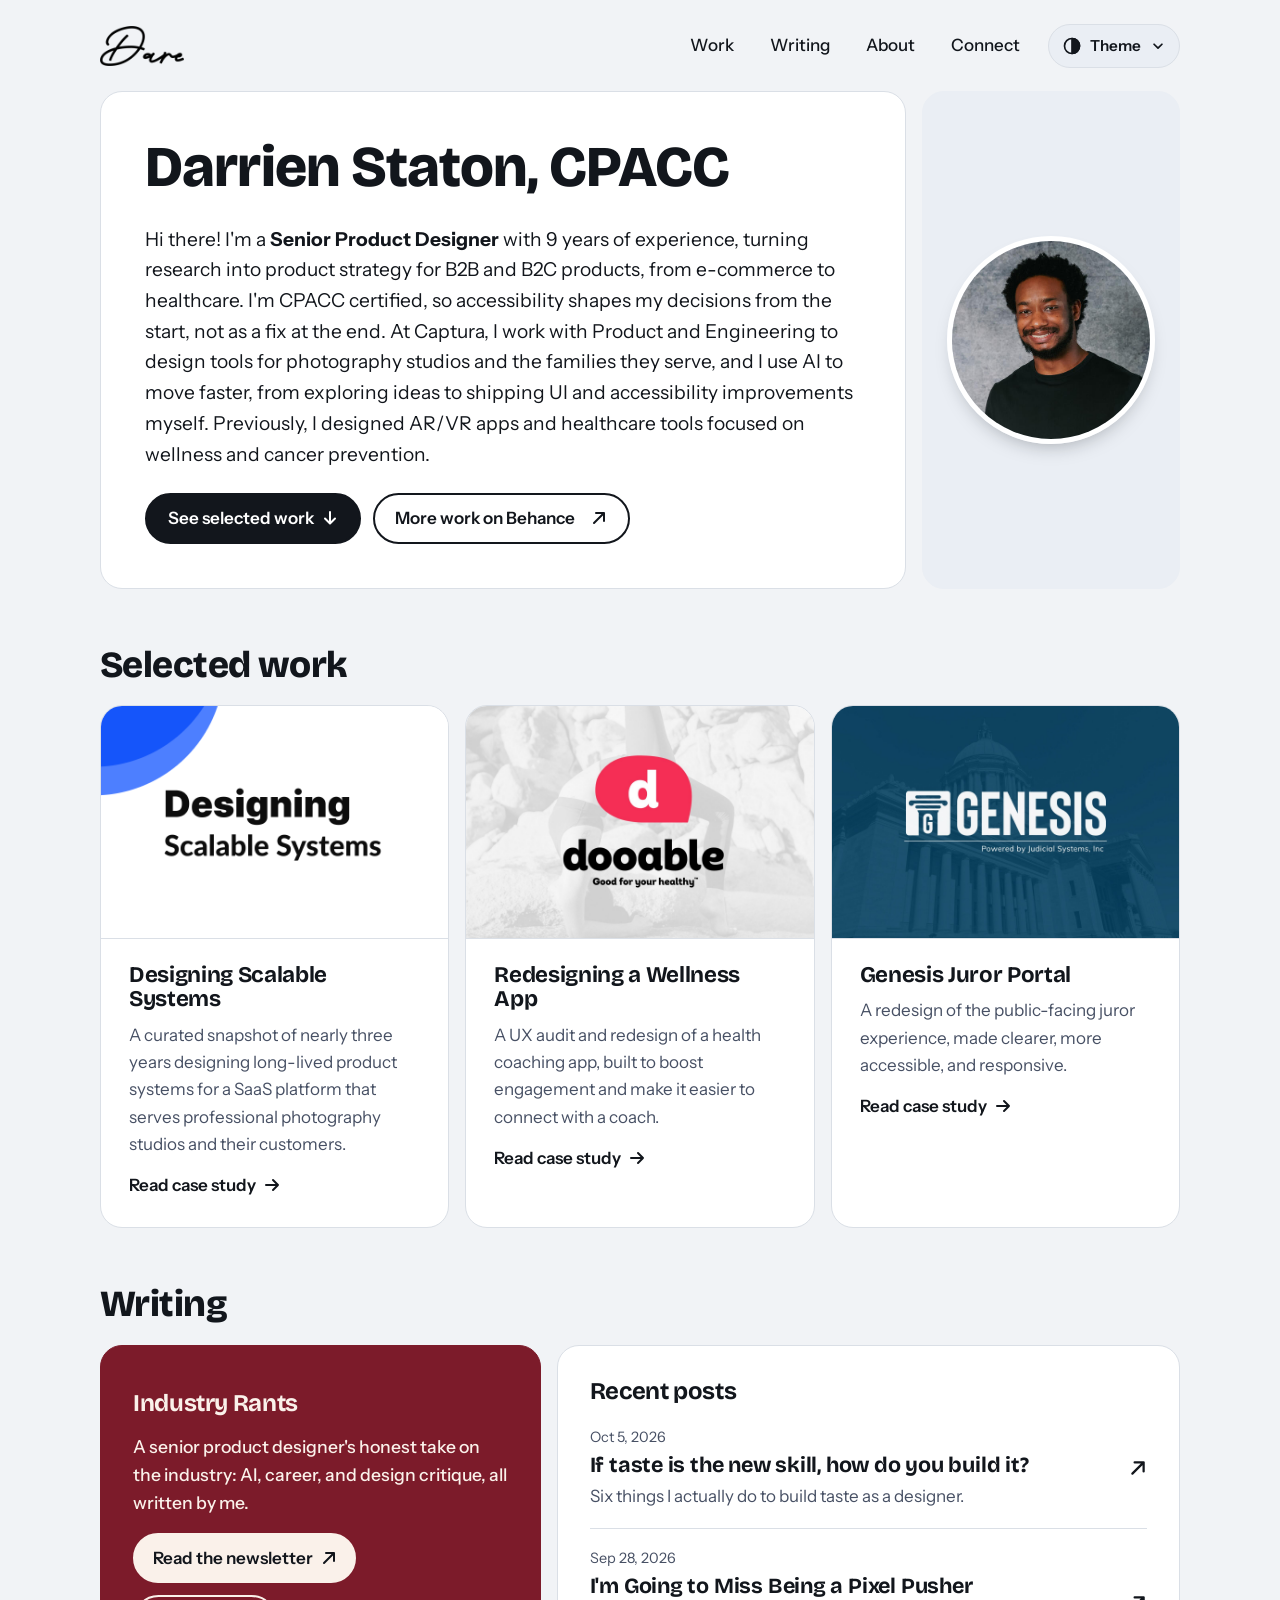
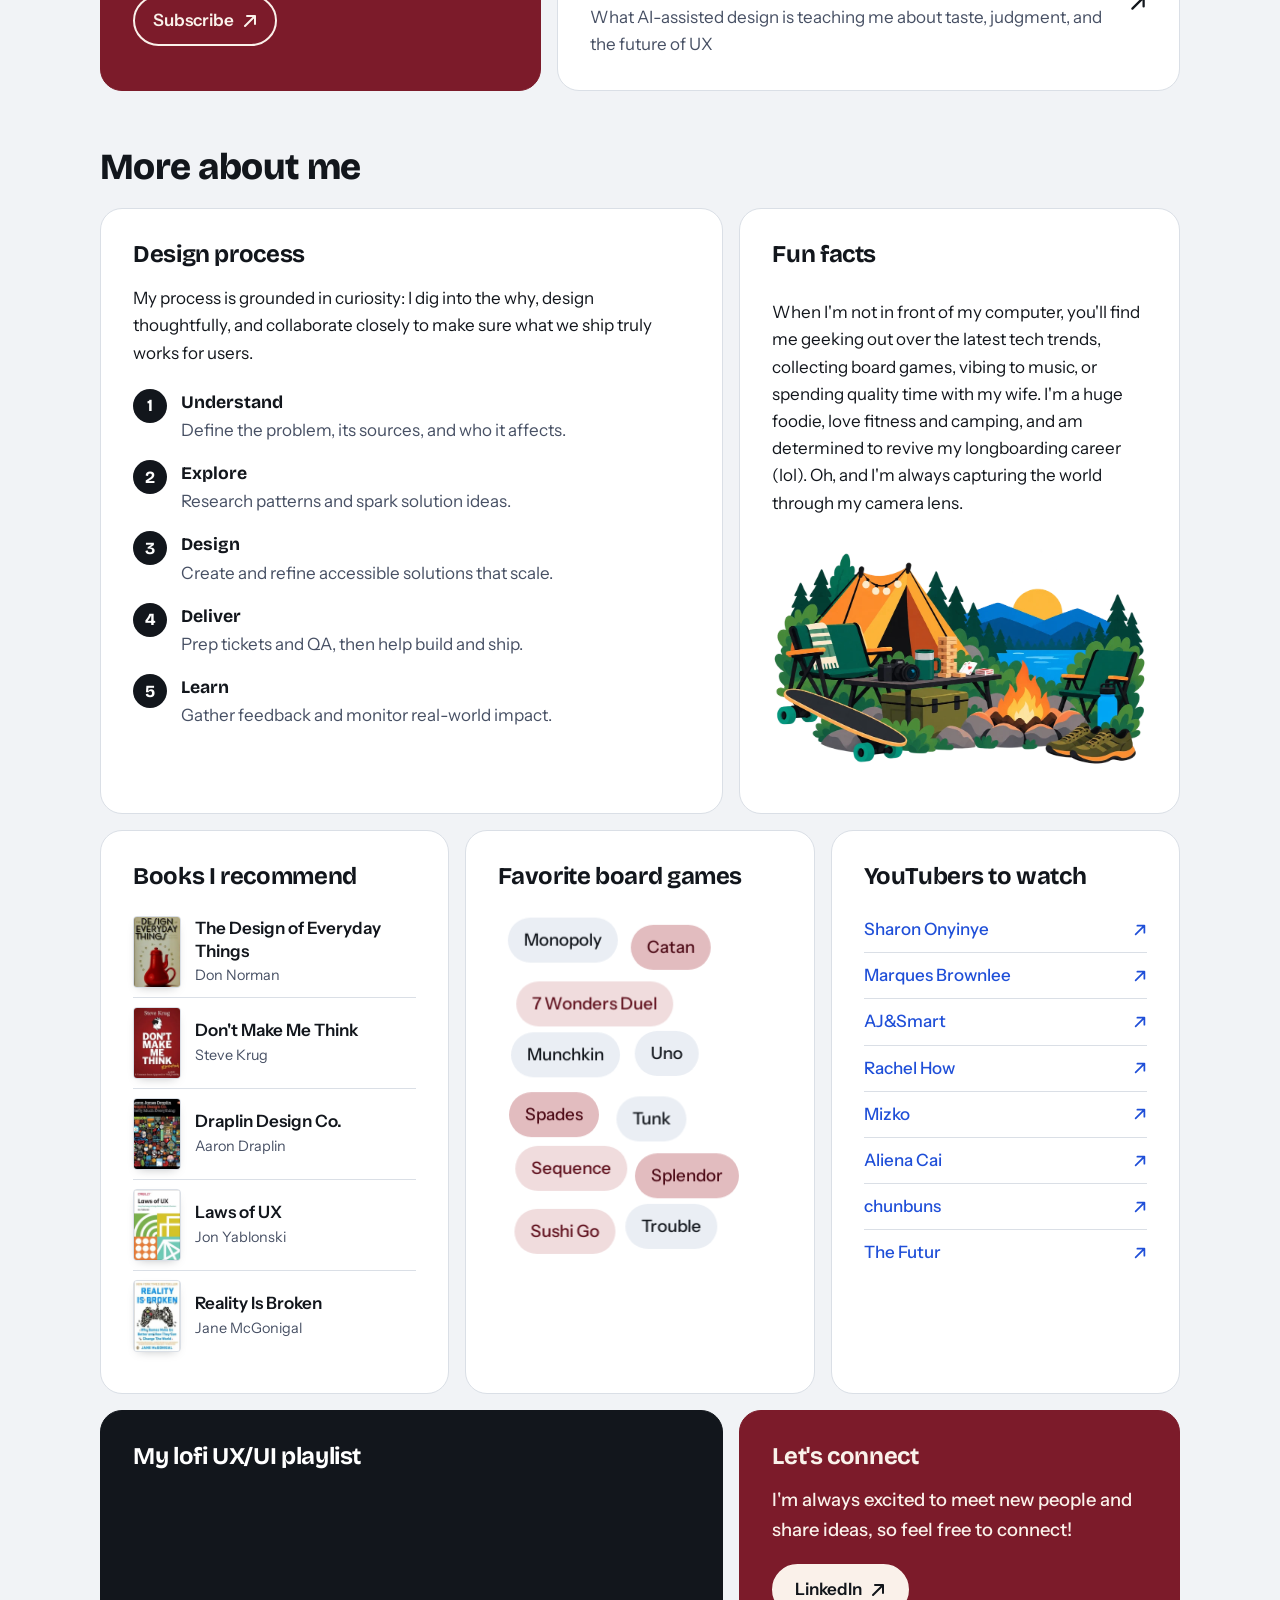
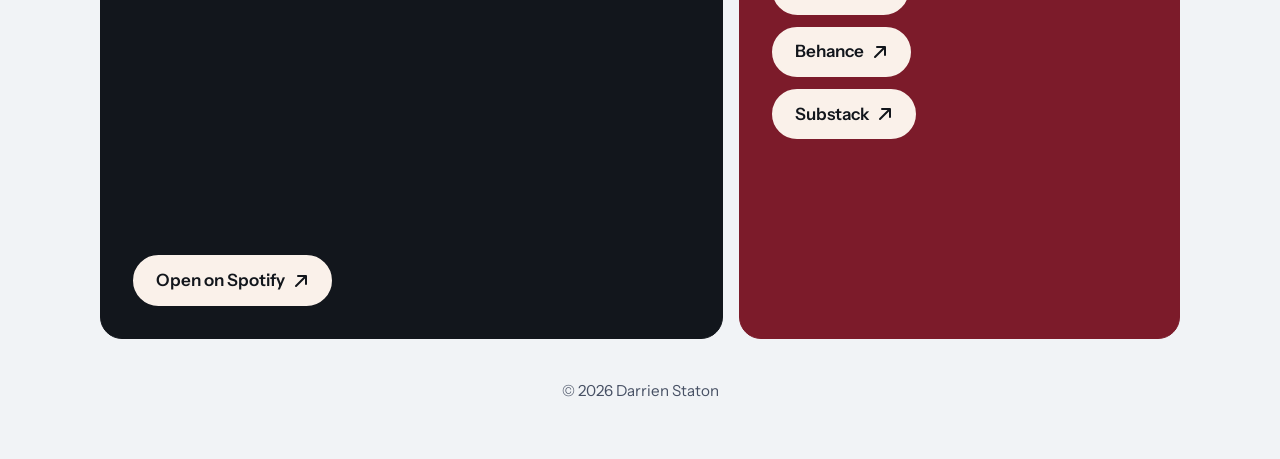
<file: index.html>
<!DOCTYPE html>
<html lang="en">
<head>
  <meta charset="utf-8">
  <meta name="viewport" content="width=device-width, initial-scale=1">
  <title>Darrien Staton</title>
  <meta name="description" content="Darrien Staton | Product Designer">
  <meta name="theme-color" content="#F1F3F6" media="(prefers-color-scheme: light)">
  <meta name="theme-color" content="#0D1015" media="(prefers-color-scheme: dark)">
  <script src="theme.js" defer></script>
<script>(function(){var d=document.documentElement;d.classList.add('js');try{var t=localStorage.getItem('theme');if(t==='light'||t==='dark')d.setAttribute('data-theme',t)}catch(e){}})()</script>
  <meta property="og:title" content="Darrien Staton">
  <meta property="og:description" content="Darrien Staton | Product Designer">
  <meta property="og:type" content="website">
  <meta property="og:url" content="https://darrienstaton.com">
  <link rel="icon" type="image/png" href="images/favicon.png">
  <link rel="preconnect" href="https://fonts.googleapis.com">
  <link rel="preconnect" href="https://fonts.gstatic.com" crossorigin>
  <link href="https://fonts.googleapis.com/css2?family=Bricolage+Grotesque:opsz,wght@12..96,500;700;800&family=Instrument+Sans:wght@400;500;600&display=swap" rel="stylesheet">
  <style>
    :root {
      /* color tokens live in theme.css */
      --radius: 22px;
      --gap: 16px;
      --display: "Bricolage Grotesque", "Avenir Next", "Segoe UI", system-ui, sans-serif;
      --body: "Instrument Sans", system-ui, -apple-system, "Segoe UI", Roboto, sans-serif;
    }
    * { box-sizing: border-box; }
    html { background: var(--bg); scroll-behavior: smooth; }
    body {
      margin: 0;
      font-family: var(--body);
      font-size: 1.0625rem;
      line-height: 1.6;
      color: var(--ink);
      background: var(--bg);
    }
    img { display: block; max-width: 100%; }
    a { color: inherit; }
    h1, h2, h3 { font-family: var(--display); margin: 0; line-height: 1.1; letter-spacing: -0.015em; }
    p { margin: 0; }
    ul, ol { margin: 0; padding: 0; list-style: none; }

    .wrap { max-width: 1120px; margin: 0 auto; padding: 0 20px; }

    .skip {
      position: absolute; left: 16px; top: -64px; z-index: 10;
      background: var(--solid-bg); color: var(--solid-fg); padding: 12px 18px; border-radius: 12px;
      font-weight: 600; text-decoration: none;
    }
    .skip:focus { top: 16px; }

    /* header */
    .site-header { display: flex; align-items: center; justify-content: space-between; padding: 22px 0; }
    .site-header .logo img { height: 40px; width: auto; }
    .site-header nav ul { display: flex; gap: 4px; }
    .site-header nav a {
      display: inline-block; padding: 10px 16px; border-radius: 999px;
      text-decoration: none; font-weight: 500; transition: background .2s ease, transform .2s ease;
    }
    .site-header nav a:hover { background: var(--surface); transform: translateY(-2px); }

    /* bento grid */
    .bento { display: grid; grid-template-columns: repeat(12, 1fr); gap: var(--gap); }
    .s4 { grid-column: span 4; }
    .s5 { grid-column: span 5; }
    .s6 { grid-column: span 6; }
    .s7 { grid-column: span 7; }
    .s3 { grid-column: span 3; }
    .s8 { grid-column: span 8; }
    .s9 { grid-column: span 9; }
    .s12 { grid-column: span 12; }
    .tall { grid-row: span 2; }

    .tile {
      position: relative;
      background: var(--surface);
      border: 1px solid var(--line);
      border-radius: var(--radius);
      padding: 32px;
    }
    .tile h3 { font-size: 1.5rem; margin-bottom: 18px; }
    .tile--night { background: var(--night-bg); border-color: var(--night-line); color: var(--night-ink); }
    .tile--accent { background: var(--earth-red); border-color: var(--earth-red); color: var(--on-red); }
    .tile--accent p { font-weight: 500; }

    /* intro */
    .intro { padding: 44px; display: flex; flex-direction: column; justify-content: center; gap: 24px; }
    .intro h1 { font-size: clamp(2.4rem, 5.4vw, 3.6rem); font-weight: 800; }
    .intro p { font-size: 1.2rem; max-width: 40em; }
    .actions { display: flex; flex-wrap: wrap; gap: 12px; }
    .btn {
      display: inline-flex; align-items: center; gap: .5rem;
      min-height: 46px; padding: .6rem 1.3rem; border-radius: 999px;
      font-weight: 600; text-decoration: none; border: 2px solid var(--ink);
      transition: transform .2s ease, background .2s ease, color .2s ease;
    }
    .btn svg { width: 16px; height: 16px; transition: transform .2s ease; }
    .btn:hover { transform: translateY(-3px); }
    .btn:hover svg { transform: translate(2px, -2px); }
    .btn--solid { background: var(--solid-bg); color: var(--solid-fg); border-color: var(--solid-bg); }
    .btn--solid:hover svg.down { transform: translateY(3px); }
    .btn--light { background: var(--on-red); color: #12161C; border-color: var(--on-red); }

    /* portrait */
    .fun { display: flex; flex-direction: column; gap: 14px; }
    .fun__art { width: 100%; height: auto; margin-top: auto; }
    .portrait { display: grid; place-items: center; padding: 24px; background: var(--chip); border-color: var(--chip); transition: transform .35s ease; }
    .portrait:hover { transform: rotate(-1.5deg) translateY(-4px); }
    /* shown at about half the file's pixel size, so it stays sharp on high-density screens */
    .portrait img { width: min(100%, 220px); height: auto; aspect-ratio: 1; object-fit: cover; border-radius: 50%; border: 5px solid var(--ring); box-shadow: 0 10px 20px -10px var(--shadow); }

    /* section headings */
    .section-head { margin: 56px 0 20px; }
    .section-head h2 { font-size: clamp(1.8rem, 3.4vw, 2.3rem); font-weight: 800; }

    /* case study tiles */
    .case { padding: 0; overflow: hidden; display: flex; flex-direction: column; transition: transform .25s ease, border-color .25s ease, box-shadow .25s ease; }
    .case:hover { transform: translateY(-4px); border-color: var(--brand); box-shadow: 0 14px 30px -14px var(--shadow); }
    .case--dss { --brand: #1A56FF; }
    .case--dooable { --brand: #F42D58; }
    .case--genesis { --brand: var(--brand-genesis); }
    .case__media { overflow: hidden; background: var(--chip); border-bottom: 1px solid var(--line); }
    .case__media img { width: 100%; height: 100%; object-fit: cover; aspect-ratio: 3 / 2; transition: transform .5s ease; }
    .case:hover .case__media img { transform: scale(1.04); }
    .case__body { padding: 24px 28px 28px; }
    .case__body h3 { font-size: 1.4rem; margin-bottom: 10px; }
    .case__body { flex: 1; }
    .case__body p { color: var(--muted); }
    .more { display: inline-flex; align-items: center; gap: .5rem; margin-top: 14px; font-weight: 600; }
    .more svg { width: 16px; height: 16px; transition: transform .25s ease; }
    .case:hover .more svg { transform: translateX(5px); }
    .stretched { text-decoration: none; }
    .stretched::after { content: ""; position: absolute; inset: 0; border-radius: inherit; }
    .stretched:focus-visible { outline: none; }
    .stretched:focus-visible::after { box-shadow: inset 0 0 0 4px var(--accent), inset 0 0 0 7px var(--surface); }

    /* process */
    .steps { display: grid; gap: 16px; counter-reset: step; }
    .steps li { display: grid; grid-template-columns: 34px 1fr; gap: 14px; align-items: start; counter-increment: step; }
    .steps li::before {
      content: counter(step);
      display: grid; place-items: center; width: 34px; height: 34px; border-radius: 50%;
      background: var(--solid-bg); color: var(--solid-fg); font-family: var(--display); font-weight: 700;
    }
    .steps strong { display: block; font-family: var(--display); font-size: 1.1rem; }
    .steps span { color: var(--muted); }

    /* lists */
    .plain li { padding: 11px 0; border-bottom: 1px solid var(--line); }
    .plain li:last-child { border-bottom: 0; padding-bottom: 0; }
    .plain li:first-child { padding-top: 0; }
    .chips { display: flex; flex-wrap: wrap; gap: 10px; }
    .chips li {
      padding: 9px 16px; border-radius: 999px; background: var(--chip); font-weight: 500;
      transition: transform .2s ease, background .2s ease;
    }
    .chips li:hover { transform: translateY(-3px) rotate(-2deg); background: var(--chip-hover); }
    /* a little color on some chips: solid wine, soft rose, or the default gray */
    .chips li:nth-child(2), .chips li:nth-child(6), .chips li:nth-child(9) { background: var(--rose-mid); color: var(--rose-mid-ink); }
    .chips li:nth-child(2):hover, .chips li:nth-child(6):hover, .chips li:nth-child(9):hover { background: var(--rose-mid-hover); }
    .chips li:nth-child(3), .chips li:nth-child(8), .chips li:nth-child(10) { background: var(--rose-soft); color: var(--rose-ink); }
    .chips li:nth-child(3):hover, .chips li:nth-child(8):hover, .chips li:nth-child(10):hover { background: var(--rose-soft-hover); }
    /* books: small cover on the left, title and author on the right */
    .books { list-style: none; margin: 0; padding: 0; }
    .book { display: flex; align-items: center; gap: 14px; padding: 9px 0; border-bottom: 1px solid var(--line); }
    .book:last-child { border-bottom: 0; }
    .book__cover { position: relative; flex: none; width: 48px; aspect-ratio: 2 / 3; border-radius: 4px; overflow: hidden; background: var(--chip); border: 1px solid var(--line); box-shadow: 0 4px 10px -6px var(--shadow); }
    .book__cover img { position: absolute; inset: 0; width: 100%; height: 100%; object-fit: cover; }
    .book__text { min-width: 0; }
    .book__title { display: block; font-weight: 600; line-height: 1.3; }
    .book__author { display: block; margin-top: 2px; font-size: .9rem; color: var(--muted); }
    .linklist li { padding: 9px 0; border-bottom: 1px solid var(--line); }
    .linklist li:last-child { border-bottom: 0; }
    .linklist a {
      display: flex; align-items: center; justify-content: space-between; gap: 12px;
      text-decoration: none; font-weight: 500; color: var(--accent);
    }
    .linklist a:hover { text-decoration: underline; text-underline-offset: 4px; }
    .linklist svg { width: 14px; height: 14px; flex: none; transition: transform .2s ease; }
    .linklist a:hover svg { transform: translate(2px, -2px); }

    /* writing */
    .writing { display: flex; flex-direction: column; justify-content: center; gap: 16px; }
    .writing h3 { margin-bottom: 0; }
    .writing p { font-size: 1.1rem; }
    .writing .btn { padding: .6rem 1.1rem; }
    .writing .btn:not(.btn--light) { border-color: var(--on-red); color: var(--on-red); }
    .posts__list li + li { border-top: 1px solid var(--line); }
    .posts__list a {
      display: grid; grid-template-columns: minmax(0, 1fr) auto; gap: 4px 16px; align-items: start;
      padding: 18px 0; text-decoration: none;
    }
    .posts__list li:first-child a { padding-top: 4px; }
    .posts__list li:last-child a { padding-bottom: 0; }
    .post__meta { grid-column: 1; font-size: .9rem; color: var(--muted); }
    .post__title { grid-column: 1; font-family: var(--display); font-size: 1.35rem; font-weight: 700; line-height: 1.2; letter-spacing: -0.01em; }
    .post__sub { grid-column: 1; color: var(--muted); }
    .posts__list svg { grid-column: 2; grid-row: 1 / span 3; align-self: center; width: 18px; height: 18px; transition: transform .2s ease; }
    .posts__list a:hover .post__title { text-decoration: underline; text-underline-offset: 4px; }
    .posts__list a:hover svg { transform: translate(3px, -3px); }

    iframe { display: block; width: 100%; height: 352px; border: 0; border-radius: 14px; }
    .spotify-link { margin-top: 16px; }

    .connect { display: flex; flex-direction: column; gap: 16px; }
    .connect p { font-size: 1.15rem; }
    .connect .actions { flex-direction: column; align-items: flex-start; margin-top: 4px; }

    footer { padding: 40px 0 56px; text-align: center; color: var(--muted); font-size: .95rem; }

    a:focus-visible { outline: 3px solid var(--accent); outline-offset: 3px; }
    .tile--accent a:focus-visible, .tile--night a:focus-visible { outline-color: #fff; }
    .sr-only {
      position: absolute; width: 1px; height: 1px; margin: -1px; padding: 0;
      overflow: hidden; clip: rect(0 0 0 0); white-space: nowrap; border: 0;
    }
    [id] { scroll-margin-top: 16px; }

    /* tablet and phone */
    @media (max-width: 960px) {
      .s3, .s4, .s5, .s6, .s7, .s8, .s9 { grid-column: span 12; }
      .tall { grid-row: auto; }
      .portrait { order: -1; padding: 20px; }
      .portrait img { width: 180px; height: auto; }
      .intro { padding: 32px 28px; }
    }
    @media (max-width: 560px) {
      .wrap { padding: 0 14px; }
      .site-header .logo img { height: 34px; }
      .site-header nav a { padding: 10px 11px; }
      .tile { padding: 26px 22px; }
      .intro { padding: 28px 22px; }
      .case__body { padding: 20px 22px 24px; }
    }


    /* floating board game chips (enhancement; static wrap without JS or with reduced motion) */
    .chips.float-ready { position: relative; padding: 14px; gap: 12px; }
    .chips.is-floating li { position: absolute; top: 0; left: 0; margin: 0; will-change: transform; transition: background .2s ease; }

    @media (prefers-reduced-motion: reduce) {
      html { scroll-behavior: auto; }
      *, *::before, *::after { transition: none !important; animation: none !important; }
      .portrait, .portrait:hover { transform: none; }
      .posts__list a:hover svg { transform: none; }
      .case:hover, .btn:hover, .chips li:hover, .site-header nav a:hover { transform: none; }
    }
  </style>
  <link rel="stylesheet" href="theme.css">
</head>
<body>
  <a class="skip" href="#work">Skip to selected work</a>

  <div class="wrap">
    <header class="site-header">
      <a class="logo" href="#top" aria-label="Darrien Staton, home"><img src="images/dare-logo.png" alt="Dare"></a>
      <nav aria-label="Main">
        <ul>
          <li><a href="#work">Work</a></li>
          <li><a href="#writing">Writing</a></li>
          <li><a href="#about">About</a></li>
          <li><a href="#connect">Connect</a></li>
        </ul>
      </nav>
      <div class="theme-menu" data-mode="auto">
        <button type="button" class="theme-menu__btn" id="theme-btn" aria-expanded="false" aria-controls="theme-list" aria-label="Theme: Auto"><svg class="i-sun" viewBox="0 0 24 24" fill="none" stroke="currentColor" stroke-width="2" stroke-linecap="round" aria-hidden="true"><circle cx="12" cy="12" r="4"/><path d="M12 2v2M12 20v2M4.9 4.9l1.4 1.4M17.7 17.7l1.4 1.4M2 12h2M20 12h2M4.9 19.1l1.4-1.4M17.7 6.3l1.4-1.4"/></svg><svg class="i-auto" viewBox="0 0 24 24" fill="none" stroke="currentColor" stroke-width="2" stroke-linecap="round" stroke-linejoin="round" aria-hidden="true"><circle cx="12" cy="12" r="9"/><path d="M12 3a9 9 0 0 1 0 18z" fill="currentColor"/></svg><svg class="i-moon" viewBox="0 0 24 24" fill="none" stroke="currentColor" stroke-width="2" stroke-linecap="round" stroke-linejoin="round" aria-hidden="true"><path d="M20.5 14.2A8.5 8.5 0 0 1 9.8 3.5a8.5 8.5 0 1 0 10.7 10.7z"/></svg><span class="theme-menu__label">Theme</span><svg class="theme-menu__chev" viewBox="0 0 16 16" fill="none" stroke="currentColor" stroke-width="2" stroke-linecap="round" stroke-linejoin="round" aria-hidden="true"><path d="M3.5 6l4.5 4.5L12.5 6"/></svg></button>
        <ul class="theme-menu__list" id="theme-list" role="group" aria-label="Theme" hidden>
          <li><button type="button" data-mode="light" aria-pressed="false"><svg class="i-sun" viewBox="0 0 24 24" fill="none" stroke="currentColor" stroke-width="2" stroke-linecap="round" aria-hidden="true"><circle cx="12" cy="12" r="4"/><path d="M12 2v2M12 20v2M4.9 4.9l1.4 1.4M17.7 17.7l1.4 1.4M2 12h2M20 12h2M4.9 19.1l1.4-1.4M17.7 6.3l1.4-1.4"/></svg><span>Light</span><svg class="theme-menu__check" viewBox="0 0 16 16" fill="none" stroke="currentColor" stroke-width="2.2" stroke-linecap="round" stroke-linejoin="round" aria-hidden="true"><path d="M3 8.5l3.2 3.2L13 4.5"/></svg></button></li>
          <li><button type="button" data-mode="auto" aria-pressed="false"><svg class="i-auto" viewBox="0 0 24 24" fill="none" stroke="currentColor" stroke-width="2" stroke-linecap="round" stroke-linejoin="round" aria-hidden="true"><circle cx="12" cy="12" r="9"/><path d="M12 3a9 9 0 0 1 0 18z" fill="currentColor"/></svg><span>Auto</span><svg class="theme-menu__check" viewBox="0 0 16 16" fill="none" stroke="currentColor" stroke-width="2.2" stroke-linecap="round" stroke-linejoin="round" aria-hidden="true"><path d="M3 8.5l3.2 3.2L13 4.5"/></svg></button></li>
          <li><button type="button" data-mode="dark" aria-pressed="false"><svg class="i-moon" viewBox="0 0 24 24" fill="none" stroke="currentColor" stroke-width="2" stroke-linecap="round" stroke-linejoin="round" aria-hidden="true"><path d="M20.5 14.2A8.5 8.5 0 0 1 9.8 3.5a8.5 8.5 0 1 0 10.7 10.7z"/></svg><span>Dark</span><svg class="theme-menu__check" viewBox="0 0 16 16" fill="none" stroke="currentColor" stroke-width="2.2" stroke-linecap="round" stroke-linejoin="round" aria-hidden="true"><path d="M3 8.5l3.2 3.2L13 4.5"/></svg></button></li>
        </ul>
      </div>
      <p id="theme-status" class="sr-only" role="status" aria-live="polite"></p>
    </header>

    <main id="top">

      <div class="bento">
        <section class="tile intro s9" aria-labelledby="name">
          <h1 id="name">Darrien Staton, CPACC</h1>
          <p>Hi there! I'm a <strong>Senior Product Designer</strong> with 9 years of experience, turning research into product strategy for B2B and B2C products, from e-commerce to healthcare. I'm CPACC certified, so accessibility shapes my decisions from the start, not as a fix at the end. At Captura, I work with Product and Engineering to design tools for photography studios and the families they serve, and I use AI to move faster, from exploring ideas to shipping UI and accessibility improvements myself. Previously, I designed AR/VR apps and healthcare tools focused on wellness and cancer prevention.</p>
          <div class="actions">
            <a class="btn btn--solid" href="#work">
              See selected work
              <svg class="down" viewBox="0 0 16 16" fill="none" stroke="currentColor" stroke-width="2" stroke-linecap="round" stroke-linejoin="round" aria-hidden="true"><path d="M8 2v11M3 8.5l5 5 5-5"/></svg>
            </a>
            <a class="btn" href="https://www.behance.net/darrienstaton1/" target="_blank" rel="noopener noreferrer">
              More work on Behance<span class="sr-only"> (opens in a new tab)</span>
              <svg viewBox="0 0 16 16" fill="none" stroke="currentColor" stroke-width="2" stroke-linecap="round" stroke-linejoin="round" aria-hidden="true"><path d="M5 3h8v8M13 3L3 13"/></svg>
            </a>
          </div>
        </section>

        <div class="tile portrait s3">
          <img src="images/headshot.jpg" alt="Darrien smiling in a black t-shirt." width="495" height="495">
        </div>
      </div>

      <section id="work" aria-labelledby="work-title">
        <div class="section-head"><h2 id="work-title">Selected work</h2></div>
        <div class="bento">

          <article class="tile case case--dss s4">
            <div class="case__media"><img src="images/thumb-scalable-systems.png" alt="" width="1500" height="1000"></div>
            <div class="case__body">
              <h3><a class="stretched" href="scalable-systems.html">Designing Scalable Systems</a></h3>
              <p>A curated snapshot of nearly three years designing long-lived product systems for a SaaS platform that serves professional photography studios and their customers.</p>
              <span class="more" aria-hidden="true">Read case study
                <svg viewBox="0 0 16 16" fill="none" stroke="currentColor" stroke-width="2" stroke-linecap="round" stroke-linejoin="round"><path d="M2 8h12M9 3l5 5-5 5"/></svg>
              </span>
            </div>
          </article>

          <article class="tile case case--dooable s4">
            <div class="case__media"><img src="images/thumb-dooable.jpg" alt="" width="1500" height="1000" loading="lazy"></div>
            <div class="case__body">
              <h3><a class="stretched" href="wellness-app.html">Redesigning a Wellness App</a></h3>
              <p>A UX audit and redesign of a health coaching app, built to boost engagement and make it easier to connect with a coach.</p>
              <span class="more" aria-hidden="true">Read case study
                <svg viewBox="0 0 16 16" fill="none" stroke="currentColor" stroke-width="2" stroke-linecap="round" stroke-linejoin="round"><path d="M2 8h12M9 3l5 5-5 5"/></svg>
              </span>
            </div>
          </article>

          <article class="tile case case--genesis s4">
            <div class="case__media"><img src="images/thumb-genesis.jpg" alt="" width="1500" height="1000" loading="lazy"></div>
            <div class="case__body">
              <h3><a class="stretched" href="juror-portal.html">Genesis Juror Portal</a></h3>
              <p>A redesign of the public-facing juror experience, made clearer, more accessible, and responsive.</p>
              <span class="more" aria-hidden="true">Read case study
                <svg viewBox="0 0 16 16" fill="none" stroke="currentColor" stroke-width="2" stroke-linecap="round" stroke-linejoin="round"><path d="M2 8h12M9 3l5 5-5 5"/></svg>
              </span>
            </div>
          </article>

        </div>
      </section>

      <section id="writing" aria-labelledby="writing-title">
        <div class="section-head"><h2 id="writing-title">Writing</h2></div>
        <div class="bento">
          <div class="tile tile--accent writing s5">
            <h3 id="newsletter-title">Industry Rants</h3>
            <p>A senior product designer's honest take on the industry: AI, career, and design critique, all written by me.</p>
            <div class="actions">
              <a class="btn btn--light" href="https://darrienstaton.substack.com/" target="_blank" rel="noopener noreferrer">Read the newsletter<span class="sr-only"> (opens in a new tab)</span><svg viewBox="0 0 16 16" fill="none" stroke="currentColor" stroke-width="2" stroke-linecap="round" stroke-linejoin="round" aria-hidden="true"><path d="M5 3h8v8M13 3L3 13"/></svg></a>
              <a class="btn" href="https://darrienstaton.substack.com/subscribe" target="_blank" rel="noopener noreferrer">Subscribe<span class="sr-only"> (opens in a new tab)</span><svg viewBox="0 0 16 16" fill="none" stroke="currentColor" stroke-width="2" stroke-linecap="round" stroke-linejoin="round" aria-hidden="true"><path d="M5 3h8v8M13 3L3 13"/></svg></a>
            </div>
          </div>
          <section class="tile posts s7" aria-labelledby="posts-title">
            <h3 id="posts-title">Recent posts</h3>
            <ul class="posts__list">
            <li><a href="https://darrienstaton.substack.com/p/if-taste-is-the-new-skill-how-do" target="_blank" rel="noopener noreferrer">
              <span class="post__meta">Oct 5, 2026</span>
              <span class="post__title">If taste is the new skill, how do you build it?</span>
              <span class="post__sub">Six things I actually do to build taste as a designer.</span><span class="sr-only"> (opens in a new tab)</span><svg viewBox="0 0 16 16" fill="none" stroke="currentColor" stroke-width="2" stroke-linecap="round" stroke-linejoin="round" aria-hidden="true"><path d="M5 3h8v8M13 3L3 13"/></svg>
            </a></li>
            <li><a href="https://darrienstaton.substack.com/p/im-going-to-miss-being-a-pixel-pusher" target="_blank" rel="noopener noreferrer">
              <span class="post__meta">Sep 28, 2026</span>
              <span class="post__title">I'm Going to Miss Being a Pixel Pusher</span>
              <span class="post__sub">What AI-assisted design is teaching me about taste, judgment, and the future of UX</span><span class="sr-only"> (opens in a new tab)</span><svg viewBox="0 0 16 16" fill="none" stroke="currentColor" stroke-width="2" stroke-linecap="round" stroke-linejoin="round" aria-hidden="true"><path d="M5 3h8v8M13 3L3 13"/></svg>
            </a></li>
            </ul>
          </section>
        </div>
      </section>

      <section id="about" aria-labelledby="about-title">
        <div class="section-head"><h2 id="about-title">More about me</h2></div>
        <div class="bento">

          <section class="tile s7" aria-labelledby="process-title">
            <h3 id="process-title">Design process</h3>
            <p style="margin-bottom:22px">My process is grounded in curiosity: I dig into the why, design thoughtfully, and collaborate closely to make sure what we ship truly works for users.</p>
            <ol class="steps">
              <li><div><strong>Understand</strong><span>Define the problem, its sources, and who it affects.</span></div></li>
              <li><div><strong>Explore</strong><span>Research patterns and spark solution ideas.</span></div></li>
              <li><div><strong>Design</strong><span>Create and refine accessible solutions that scale.</span></div></li>
              <li><div><strong>Deliver</strong><span>Prep tickets and QA, then help build and ship.</span></div></li>
              <li><div><strong>Learn</strong><span>Gather feedback and monitor real-world impact.</span></div></li>
            </ol>
          </section>

          <section class="tile s5 fun" aria-labelledby="fun-title">
            <h3 id="fun-title">Fun facts</h3>
            <p>When I'm not in front of my computer, you'll find me geeking out over the latest tech trends, collecting board games, vibing to music, or spending quality time with my wife. I'm a huge foodie, love fitness and camping, and am determined to revive my longboarding career (lol). Oh, and I'm always capturing the world through my camera lens.</p>
            <img class="fun__art" src="images/fun-facts-camp.webp" alt="Illustrated campsite by a lake at sunset, with an orange tent, camp chairs, a campfire, a camera, a Jenga tower and playing cards, a longboard, and hiking shoes." width="1000" height="667" loading="lazy">
          </section>

          <section class="tile s4" aria-labelledby="books-title">
            <h3 id="books-title">Books I recommend</h3>
            <!-- To swap a book: change the title and author, then save the cover as images/<same-name>.webp (any 2:3 image). Until a cover exists, an empty gray box shows. -->
            <ul class="books">
              <li class="book"><div class="book__cover"><img src="images/design-of-everyday-things.webp" alt="" loading="lazy" onerror="this.remove()"></div><span class="book__text"><span class="book__title">The Design of Everyday Things</span><span class="book__author"><span class="sr-only">by </span>Don Norman</span></span></li>
              <li class="book"><div class="book__cover"><img src="images/dont-make-me-think.webp" alt="" loading="lazy" onerror="this.remove()"></div><span class="book__text"><span class="book__title">Don't Make Me Think</span><span class="book__author"><span class="sr-only">by </span>Steve Krug</span></span></li>
              <li class="book"><div class="book__cover"><img src="images/draplin-design-co.webp" alt="" loading="lazy" onerror="this.remove()"></div><span class="book__text"><span class="book__title">Draplin Design Co.</span><span class="book__author"><span class="sr-only">by </span>Aaron Draplin</span></span></li>
              <li class="book"><div class="book__cover"><img src="images/laws-of-ux.webp" alt="" loading="lazy" onerror="this.remove()"></div><span class="book__text"><span class="book__title">Laws of UX</span><span class="book__author"><span class="sr-only">by </span>Jon Yablonski</span></span></li>
              <li class="book"><div class="book__cover"><img src="images/reality-is-broken.webp" alt="" loading="lazy" onerror="this.remove()"></div><span class="book__text"><span class="book__title">Reality Is Broken</span><span class="book__author"><span class="sr-only">by </span>Jane McGonigal</span></span></li>
            </ul>
          </section>

          <section class="tile s4" aria-labelledby="games-title">
            <h3 id="games-title">Favorite board games</h3>
            <ul class="chips">
              <li>Monopoly</li>
              <li>Catan</li>
              <li>7 Wonders Duel</li>
              <li>Munchkin</li>
              <li>Uno</li>
              <li>Spades</li>
              <li>Tunk</li>
              <li>Sequence</li>
              <li>Splendor</li>
              <li>Sushi Go</li>
              <li>Trouble</li>
            </ul>
          </section>

          <section class="tile s4" aria-labelledby="yt-title">
            <h3 id="yt-title">YouTubers to watch</h3>
            <ul class="linklist">
              <li><a href="https://www.youtube.com/@SharonOnyinye/" target="_blank" rel="noopener noreferrer">Sharon Onyinye<span class="sr-only"> (opens in a new tab)</span><svg viewBox="0 0 16 16" fill="none" stroke="currentColor" stroke-width="2" stroke-linecap="round" stroke-linejoin="round" aria-hidden="true"><path d="M5 3h8v8M13 3L3 13"/></svg></a></li>
              <li><a href="https://www.youtube.com/@mkbhd/" target="_blank" rel="noopener noreferrer">Marques Brownlee<span class="sr-only"> (opens in a new tab)</span><svg viewBox="0 0 16 16" fill="none" stroke="currentColor" stroke-width="2" stroke-linecap="round" stroke-linejoin="round" aria-hidden="true"><path d="M5 3h8v8M13 3L3 13"/></svg></a></li>
              <li><a href="https://www.youtube.com/@AJSmart/" target="_blank" rel="noopener noreferrer">AJ&amp;Smart<span class="sr-only"> (opens in a new tab)</span><svg viewBox="0 0 16 16" fill="none" stroke="currentColor" stroke-width="2" stroke-linecap="round" stroke-linejoin="round" aria-hidden="true"><path d="M5 3h8v8M13 3L3 13"/></svg></a></li>
              <li><a href="https://www.youtube.com/@RachelHow/" target="_blank" rel="noopener noreferrer">Rachel How<span class="sr-only"> (opens in a new tab)</span><svg viewBox="0 0 16 16" fill="none" stroke="currentColor" stroke-width="2" stroke-linecap="round" stroke-linejoin="round" aria-hidden="true"><path d="M5 3h8v8M13 3L3 13"/></svg></a></li>
              <li><a href="https://www.youtube.com/@Mizko/" target="_blank" rel="noopener noreferrer">Mizko<span class="sr-only"> (opens in a new tab)</span><svg viewBox="0 0 16 16" fill="none" stroke="currentColor" stroke-width="2" stroke-linecap="round" stroke-linejoin="round" aria-hidden="true"><path d="M5 3h8v8M13 3L3 13"/></svg></a></li>
              <li><a href="https://www.youtube.com/@AlienaCai/" target="_blank" rel="noopener noreferrer">Aliena Cai<span class="sr-only"> (opens in a new tab)</span><svg viewBox="0 0 16 16" fill="none" stroke="currentColor" stroke-width="2" stroke-linecap="round" stroke-linejoin="round" aria-hidden="true"><path d="M5 3h8v8M13 3L3 13"/></svg></a></li>
              <li><a href="https://www.youtube.com/@chunbuns/" target="_blank" rel="noopener noreferrer">chunbuns<span class="sr-only"> (opens in a new tab)</span><svg viewBox="0 0 16 16" fill="none" stroke="currentColor" stroke-width="2" stroke-linecap="round" stroke-linejoin="round" aria-hidden="true"><path d="M5 3h8v8M13 3L3 13"/></svg></a></li>
              <li><a href="https://www.youtube.com/@thefutur/" target="_blank" rel="noopener noreferrer">The Futur<span class="sr-only"> (opens in a new tab)</span><svg viewBox="0 0 16 16" fill="none" stroke="currentColor" stroke-width="2" stroke-linecap="round" stroke-linejoin="round" aria-hidden="true"><path d="M5 3h8v8M13 3L3 13"/></svg></a></li>
            </ul>
          </section>

          <section class="tile tile--night s7" aria-labelledby="playlist-title">
            <h3 id="playlist-title">My lofi UX/UI playlist</h3>
            <iframe title="My Lofi UX/UI playlist on Spotify" src="https://open.spotify.com/embed/playlist/6mcJ4eX744HEFd7J6AeA9e?utm_source=generator&amp;si=a37f7be60f414571" allow="autoplay; clipboard-write; encrypted-media; fullscreen; picture-in-picture" loading="lazy"></iframe>
            <a class="btn btn--light spotify-link" href="https://open.spotify.com/playlist/6mcJ4eX744HEFd7J6AeA9e?si=ZIV6PWeASYWnZGyinq_YZw" target="_blank" rel="noopener noreferrer">Open on Spotify<span class="sr-only"> (opens in a new tab)</span><svg viewBox="0 0 16 16" fill="none" stroke="currentColor" stroke-width="2" stroke-linecap="round" stroke-linejoin="round" aria-hidden="true"><path d="M5 3h8v8M13 3L3 13"/></svg></a>
          </section>

          <section id="connect" class="tile tile--accent connect s5" aria-labelledby="connect-title">
            <h3 id="connect-title" style="margin-bottom:0">Let's connect</h3>
            <p>I'm always excited to meet new people and share ideas, so feel free to connect!</p>
            <div class="actions">
              <a class="btn btn--light" href="https://www.linkedin.com/in/darrien/" target="_blank" rel="noopener noreferrer">LinkedIn<span class="sr-only"> (opens in a new tab)</span><svg viewBox="0 0 16 16" fill="none" stroke="currentColor" stroke-width="2" stroke-linecap="round" stroke-linejoin="round" aria-hidden="true"><path d="M5 3h8v8M13 3L3 13"/></svg></a>
              <a class="btn btn--light" href="https://www.behance.net/darrienstaton1/" target="_blank" rel="noopener noreferrer">Behance<span class="sr-only"> (opens in a new tab)</span><svg viewBox="0 0 16 16" fill="none" stroke="currentColor" stroke-width="2" stroke-linecap="round" stroke-linejoin="round" aria-hidden="true"><path d="M5 3h8v8M13 3L3 13"/></svg></a>
              <a class="btn btn--light" href="https://darrienstaton.substack.com/" target="_blank" rel="noopener noreferrer">Substack<span class="sr-only"> (opens in a new tab)</span><svg viewBox="0 0 16 16" fill="none" stroke="currentColor" stroke-width="2" stroke-linecap="round" stroke-linejoin="round" aria-hidden="true"><path d="M5 3h8v8M13 3L3 13"/></svg></a>
            </div>
          </section>

        </div>
      </section>

    </main>

    <footer>&copy; 2026 Darrien Staton</footer>
  </div>
<script>
(function () {
  var field = document.querySelector('.chips');
  if (!field) return;
  var mq = window.matchMedia('(prefers-reduced-motion: reduce)');
  var items = [], raf = 0, onScreen = true, pointer = null, resizeTimer = 0, lastW = 0;
  var DRIFT = 5, PUSH = 10, RADIUS = 110, LIMIT = 12;

  function setup() {
    teardown();
    if (mq.matches) return;
    field.classList.add('float-ready');
    var lis = [].slice.call(field.children);
    var spots = lis.map(function (li) { return { x: li.offsetLeft, y: li.offsetTop, w: li.offsetWidth, h: li.offsetHeight }; });
    field.style.height = field.offsetHeight + 'px';
    field.classList.add('is-floating');
    items = lis.map(function (li, i) {
      li.style.transform = 'translate(' + spots[i].x + 'px,' + spots[i].y + 'px)';
      return {
        el: li, hx: spots[i].x, hy: spots[i].y, w: spots[i].w, h: spots[i].h, ox: 0, oy: 0,
        p1: Math.random() * 6.28, p2: Math.random() * 6.28,
        s1: 0.00035 + Math.random() * 0.0003, s2: 0.0003 + Math.random() * 0.0003
      };
    });
    lastW = field.offsetWidth;
    start();
  }

  function teardown() {
    stop();
    items.forEach(function (it) { it.el.style.transform = ''; });
    items = [];
    field.classList.remove('is-floating', 'float-ready');
    field.style.height = '';
  }

  function frame(now) {
    raf = requestAnimationFrame(frame);
    for (var i = 0; i < items.length; i++) {
      var it = items[i];
      var tx = Math.sin(now * it.s1 + it.p1) * DRIFT;
      var ty = Math.cos(now * it.s2 + it.p2) * DRIFT;
      if (pointer) {
        var dx = it.hx + it.w / 2 - pointer.x, dy = it.hy + it.h / 2 - pointer.y;
        var d = Math.sqrt(dx * dx + dy * dy);
        if (d < RADIUS) {
          var f = 1 - d / RADIUS, k = (d || 1);
          tx += (dx / k) * f * PUSH;
          ty += (dy / k) * f * PUSH;
        }
      }
      tx = Math.max(-LIMIT, Math.min(LIMIT, tx));
      ty = Math.max(-LIMIT, Math.min(LIMIT, ty));
      it.ox += (tx - it.ox) * 0.08;
      it.oy += (ty - it.oy) * 0.08;
      it.el.style.transform = 'translate(' + (it.hx + it.ox).toFixed(2) + 'px,' + (it.hy + it.oy).toFixed(2) + 'px)';
    }
  }
  function start() { if (!raf && items.length && onScreen && !document.hidden) raf = requestAnimationFrame(frame); }
  function stop() { if (raf) { cancelAnimationFrame(raf); raf = 0; } }

  field.addEventListener('pointermove', function (e) {
    if (e.pointerType && e.pointerType !== 'mouse') return;
    var r = field.getBoundingClientRect();
    pointer = { x: e.clientX - r.left, y: e.clientY - r.top };
  });
  field.addEventListener('pointerleave', function () { pointer = null; });
  document.addEventListener('visibilitychange', function () { document.hidden ? stop() : start(); });
  if ('IntersectionObserver' in window) {
    new IntersectionObserver(function (entries) {
      onScreen = entries[0].isIntersecting;
      onScreen ? start() : stop();
    }).observe(field);
  }
  window.addEventListener('resize', function () {
    clearTimeout(resizeTimer);
    resizeTimer = setTimeout(function () {
      if (!field.classList.contains('is-floating') || Math.abs(field.offsetWidth - lastW) > 1) setup();
    }, 150);
  });
  if (mq.addEventListener) mq.addEventListener('change', setup);
  var ready = document.fonts && document.fonts.ready ? document.fonts.ready : Promise.resolve();
  ready.then(setup);
})();
</script>
</body>
</html>
</file>
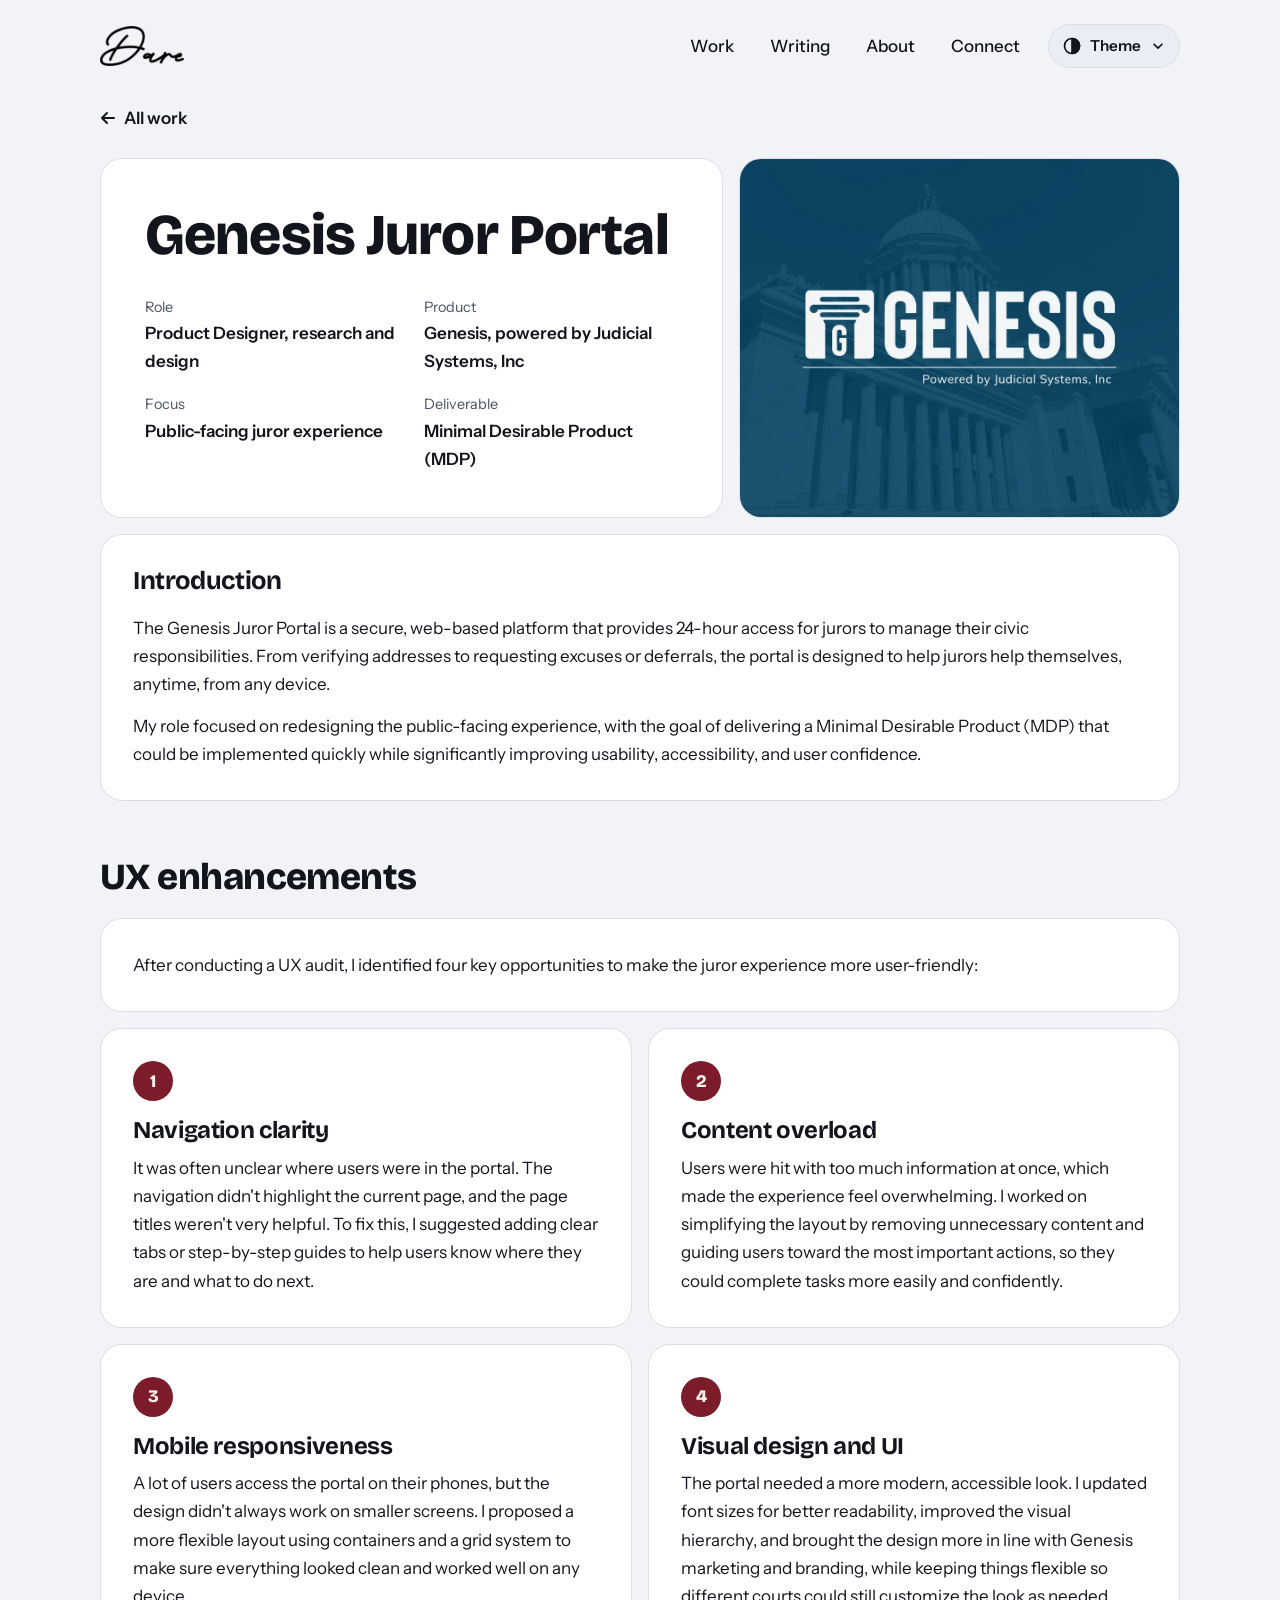
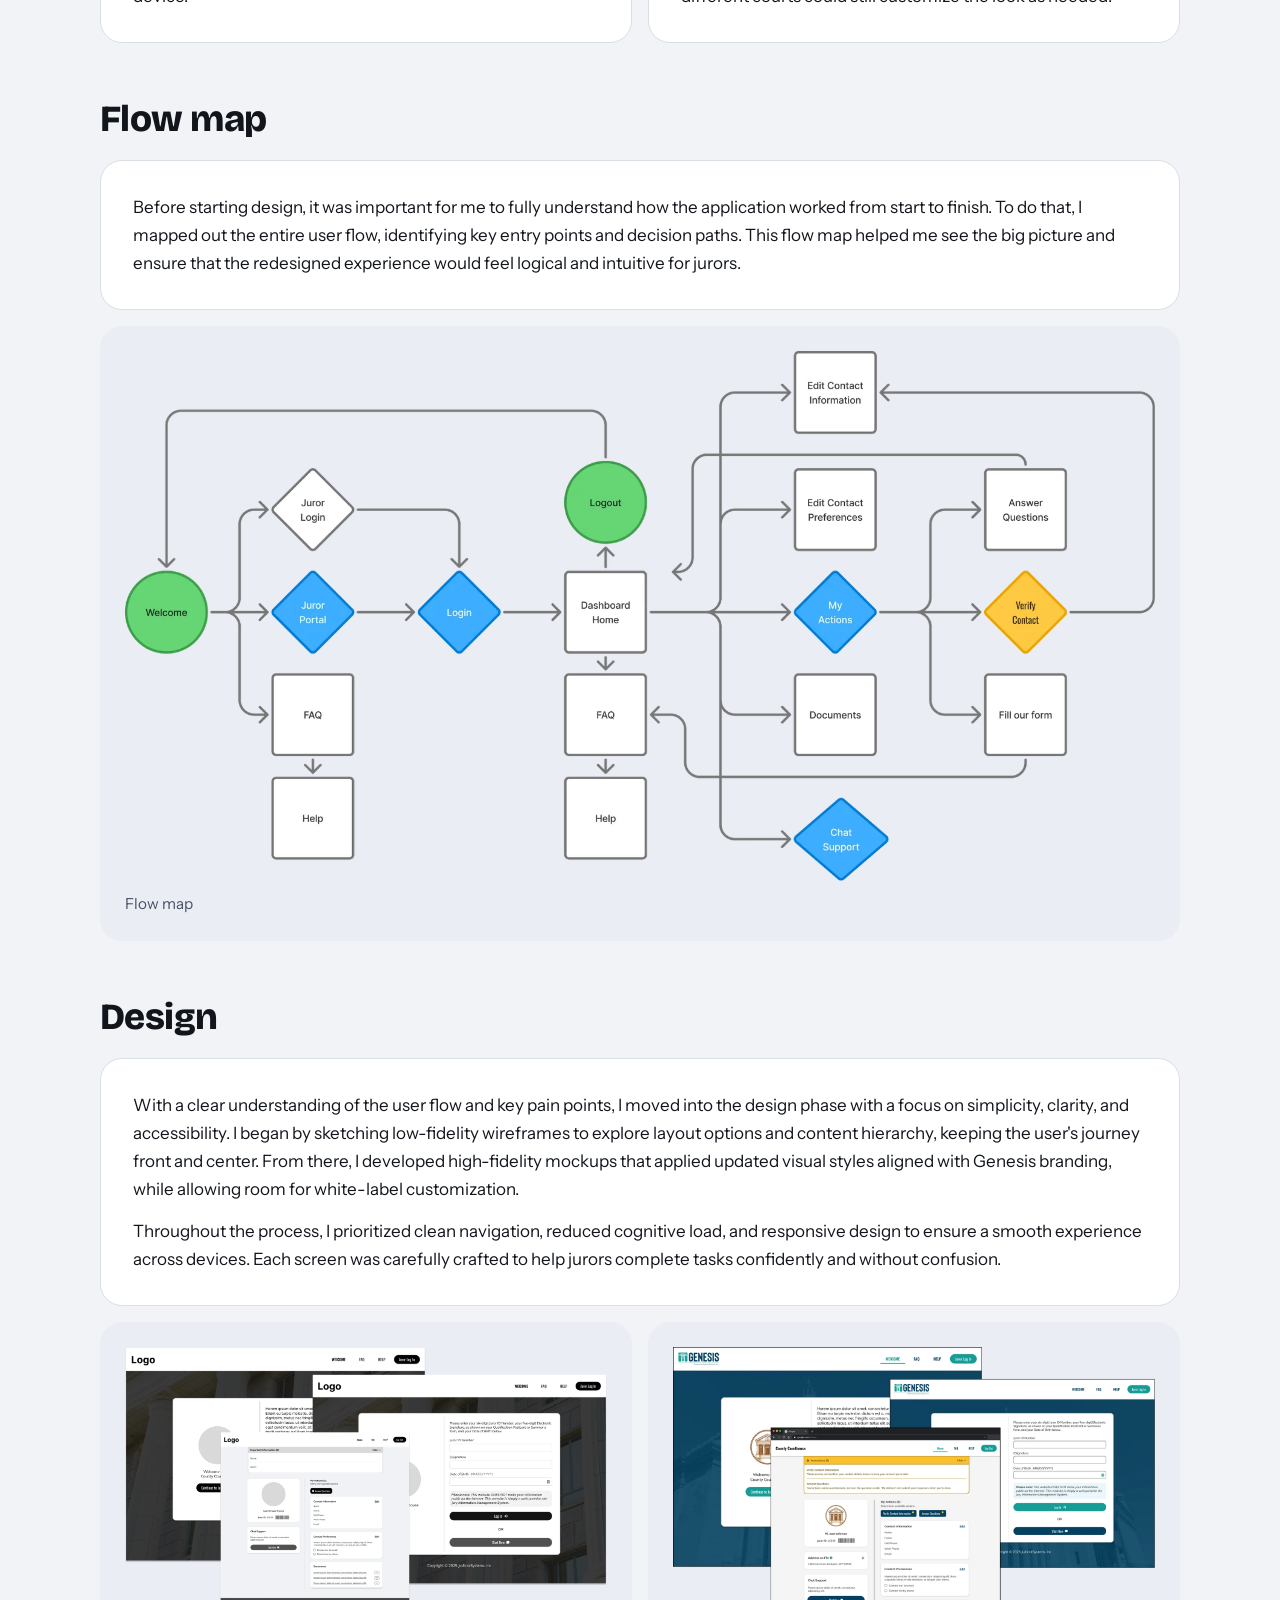
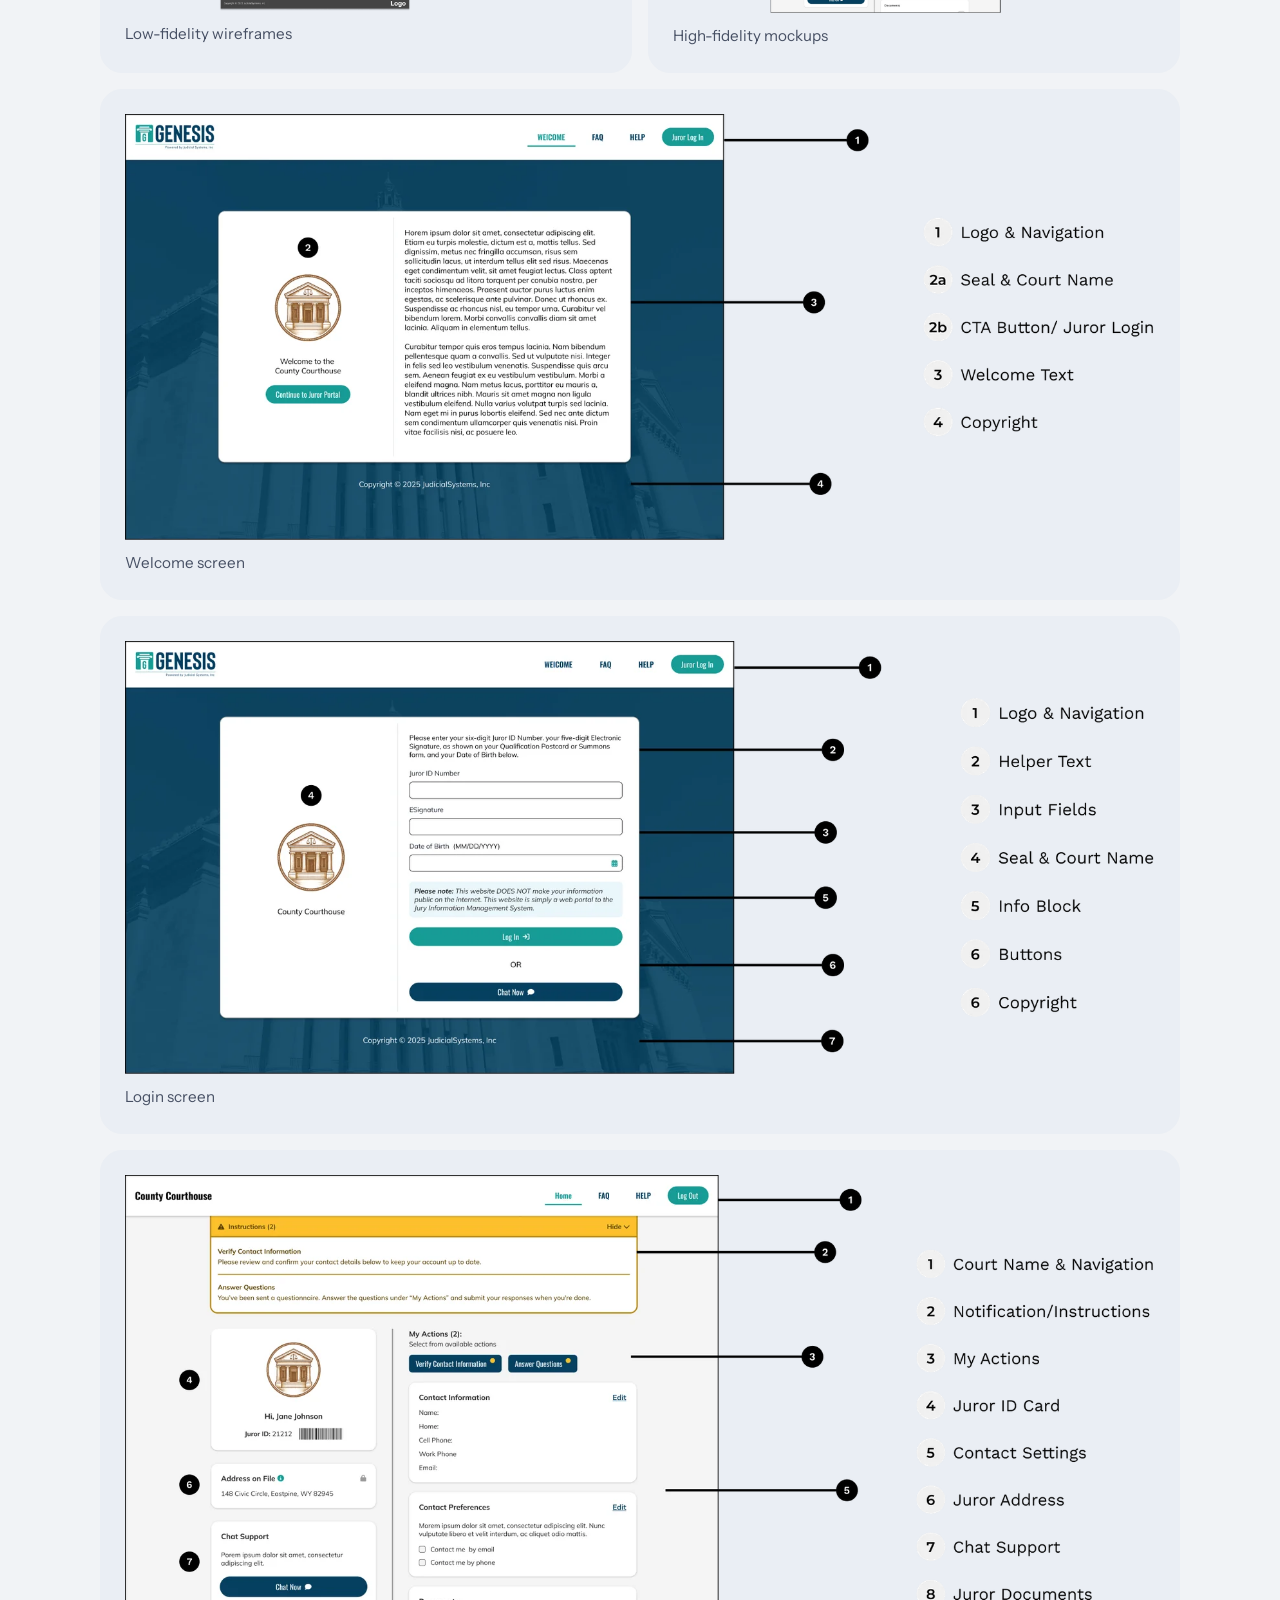
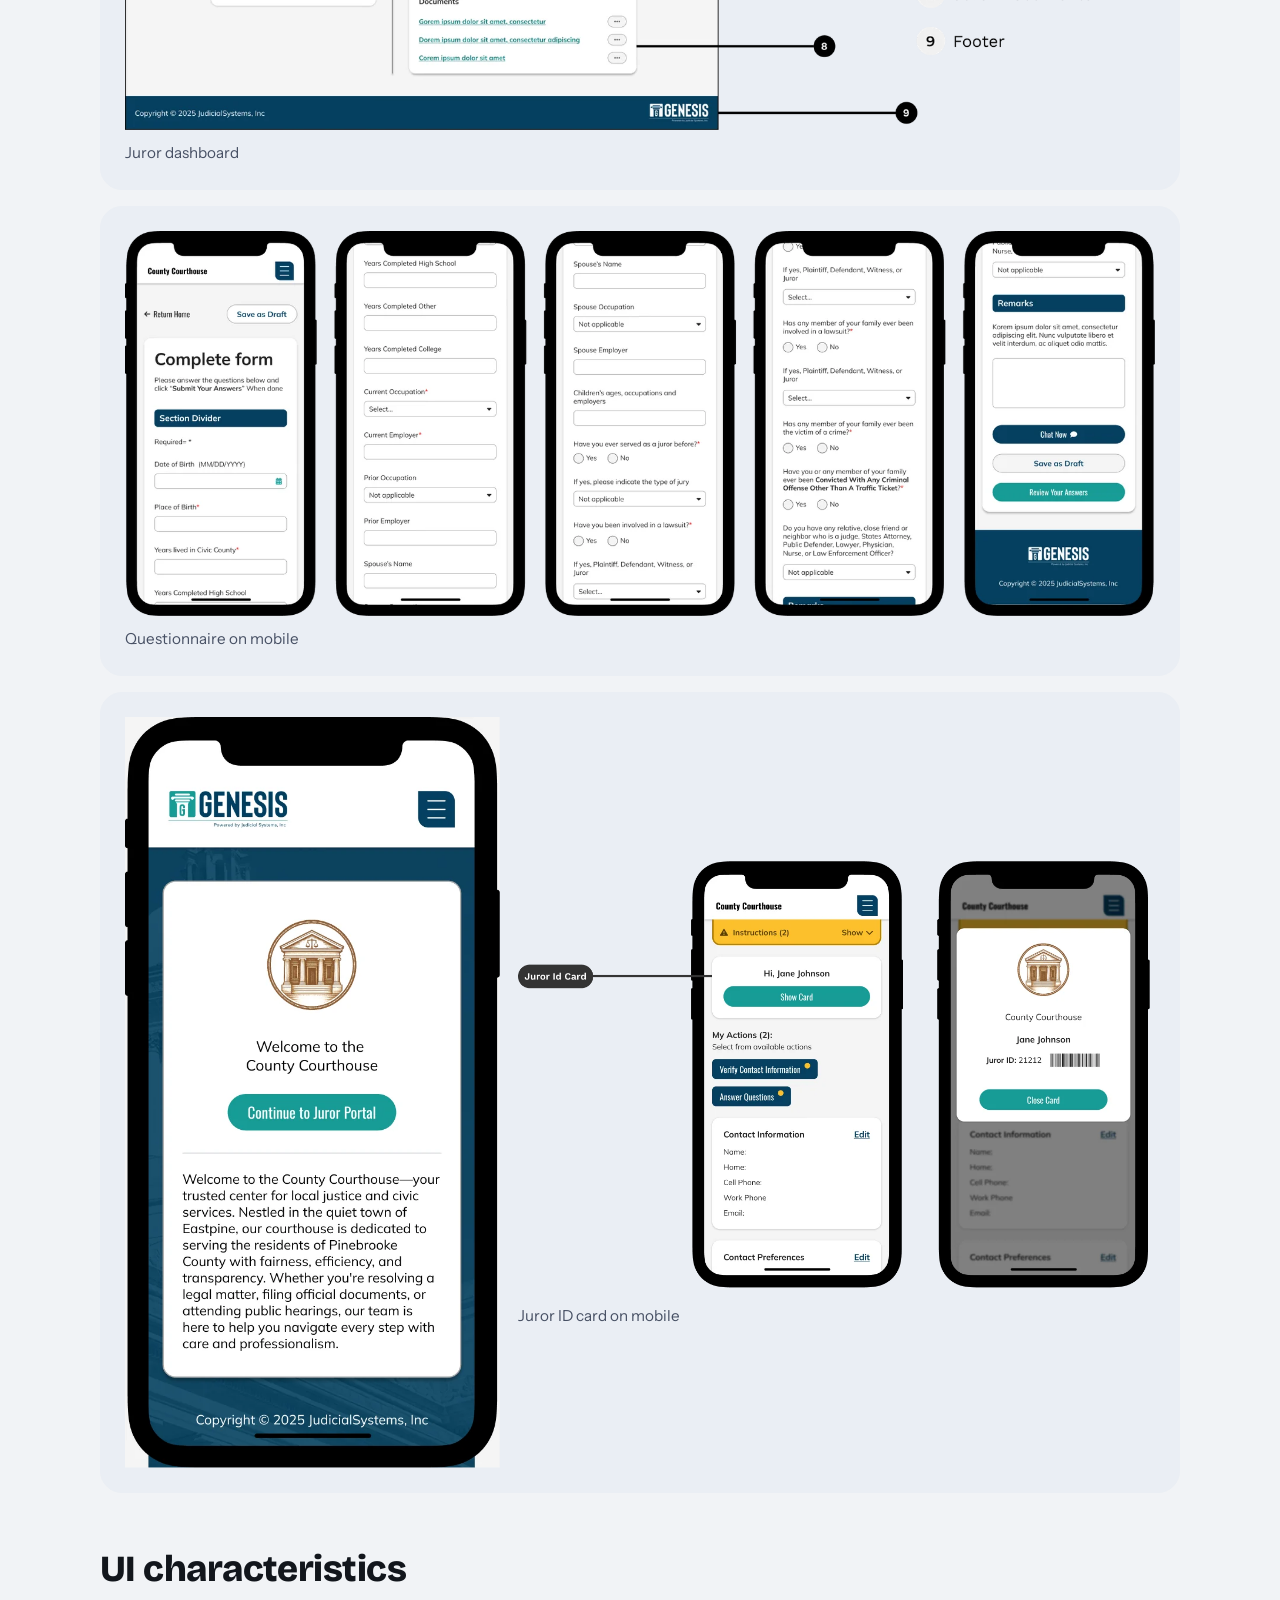
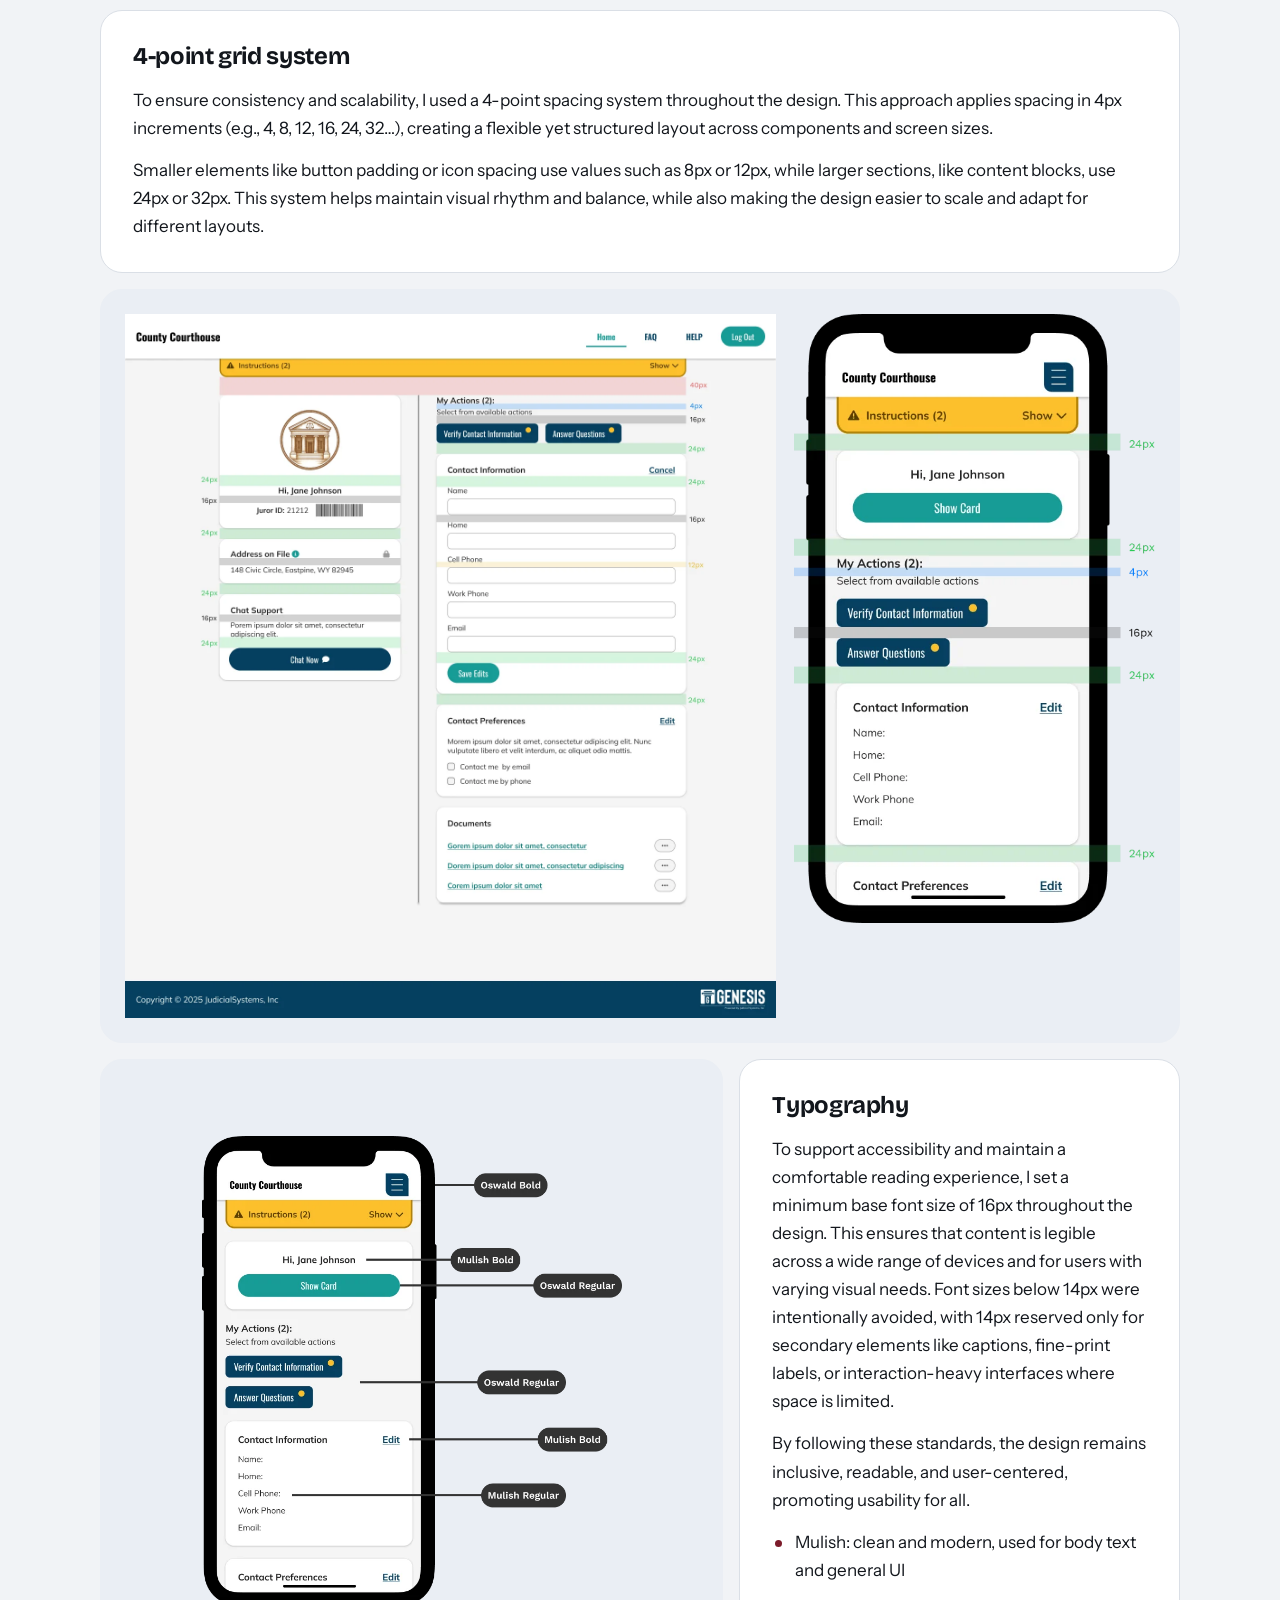
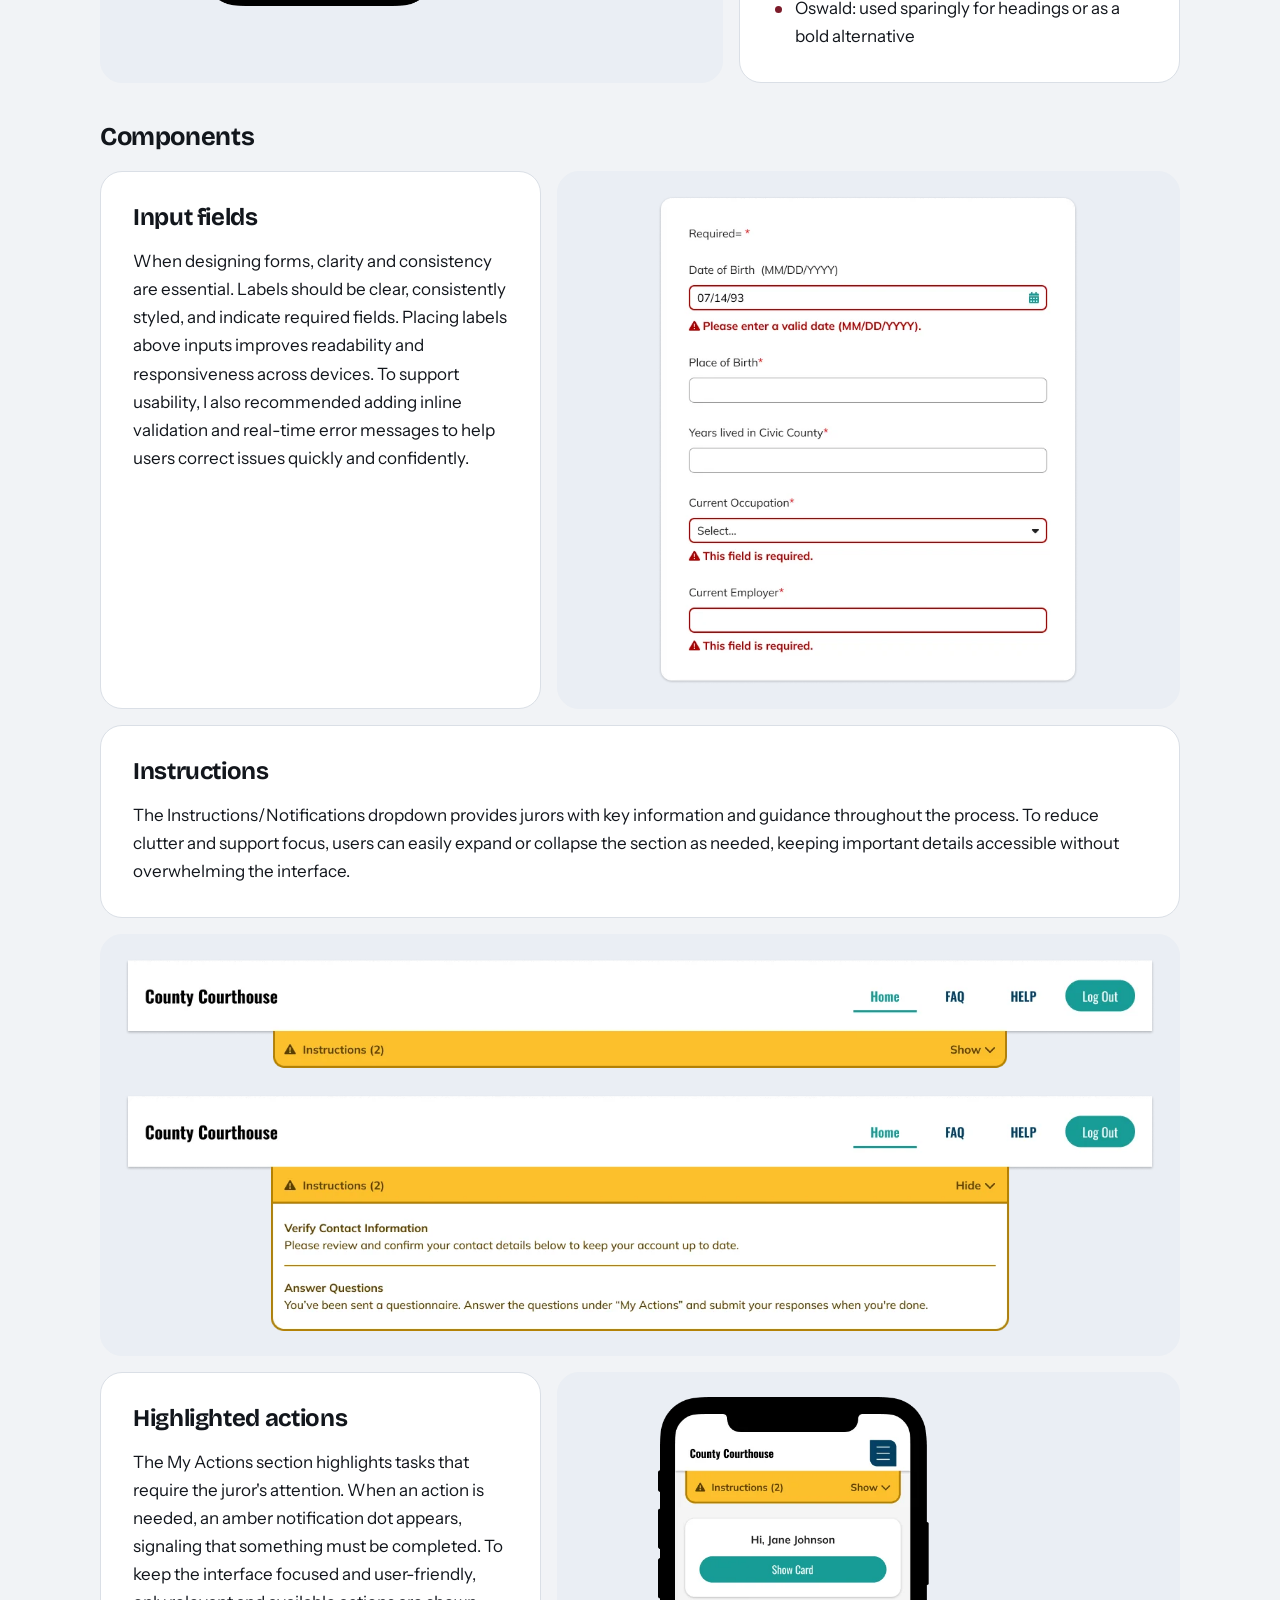
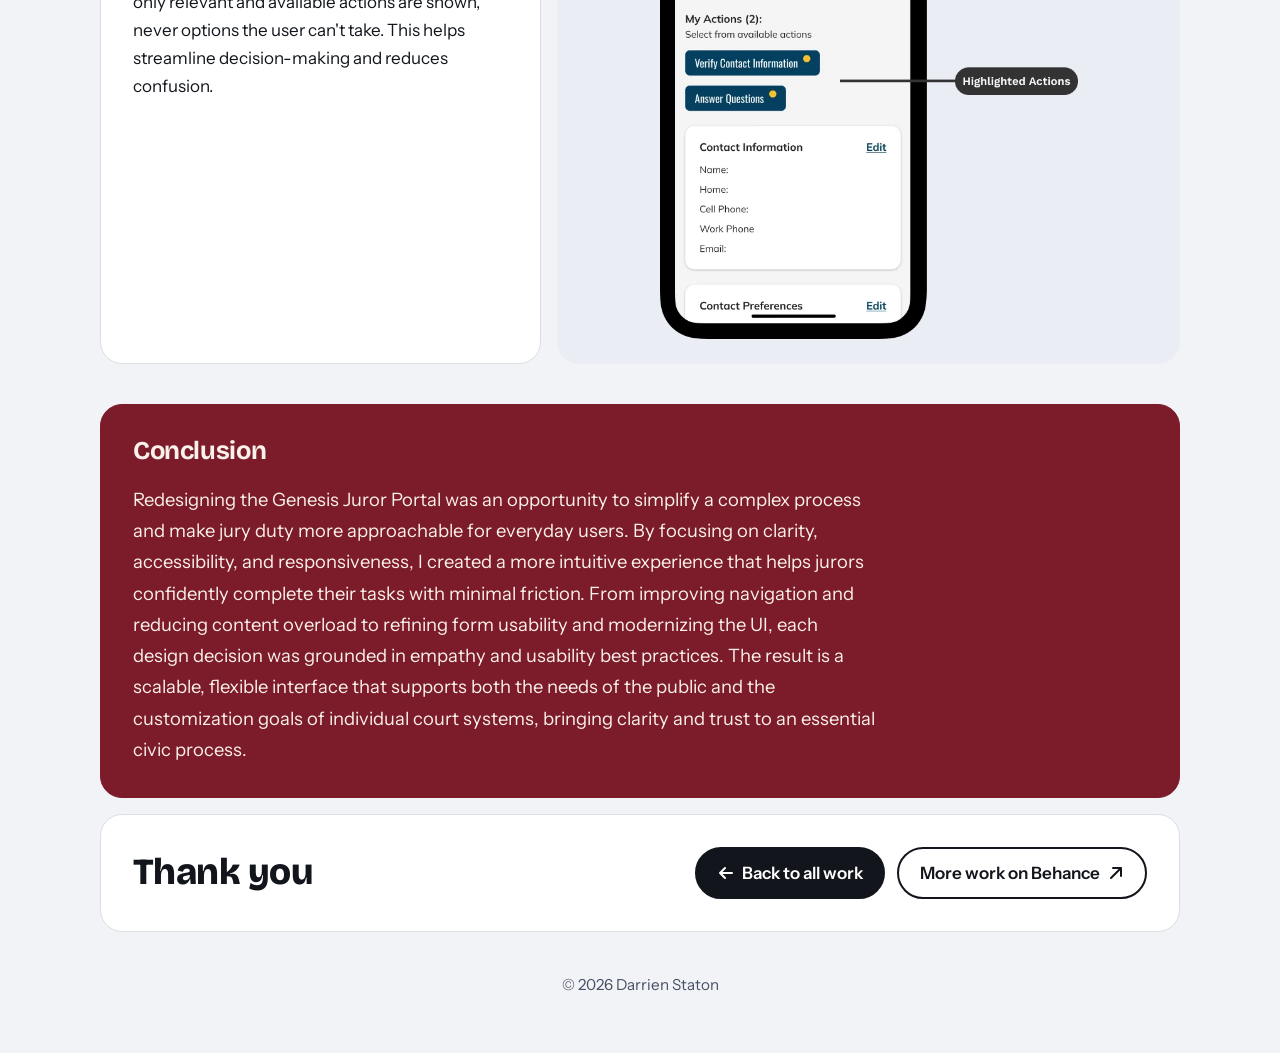
<file: juror-portal.html>
<!DOCTYPE html>
<html lang="en">
<head>
  <meta charset="utf-8">
  <meta name="viewport" content="width=device-width, initial-scale=1">
  <title>Genesis Juror Portal | Darrien Staton</title>
  <meta name="description" content="Case study by Darrien Staton, Senior Product Designer: redesigning the public-facing Genesis Juror Portal for clarity, accessibility, and mobile use.">
  <meta name="theme-color" content="#F1F3F6" media="(prefers-color-scheme: light)">
  <meta name="theme-color" content="#0D1015" media="(prefers-color-scheme: dark)">
  <script>(function(){var d=document.documentElement;d.classList.add('js');try{var t=localStorage.getItem('theme');if(t==='light'||t==='dark')d.setAttribute('data-theme',t)}catch(e){}})()</script>
  <link rel="icon" type="image/png" href="images/favicon.png">
  <link rel="preconnect" href="https://fonts.googleapis.com">
  <link rel="preconnect" href="https://fonts.gstatic.com" crossorigin>
  <link href="https://fonts.googleapis.com/css2?family=Bricolage+Grotesque:opsz,wght@12..96,500;700;800&family=Instrument+Sans:wght@400;500;600;700&display=swap" rel="stylesheet">
  <link rel="stylesheet" href="case.css">
  <link rel="stylesheet" href="theme.css">
</head>
<body>
  <a class="skip" href="#main">Skip to the case study</a>
  <div class="wrap">
    <header class="site-header">
      <a class="logo" href="index.html" aria-label="Darrien Staton, home"><img src="images/dare-logo.png" alt="Dare"></a>
      <nav aria-label="Main"><ul>
        <li><a href="index.html#work">Work</a></li><li><a href="index.html#writing">Writing</a></li><li><a href="index.html#about">About</a></li><li><a href="index.html#connect">Connect</a></li>
      </ul></nav>
      <div class="theme-menu" data-mode="auto">
        <button type="button" class="theme-menu__btn" id="theme-btn" aria-expanded="false" aria-controls="theme-list" aria-label="Theme: Auto"><svg class="i-sun" viewBox="0 0 24 24" fill="none" stroke="currentColor" stroke-width="2" stroke-linecap="round" aria-hidden="true"><circle cx="12" cy="12" r="4"/><path d="M12 2v2M12 20v2M4.9 4.9l1.4 1.4M17.7 17.7l1.4 1.4M2 12h2M20 12h2M4.9 19.1l1.4-1.4M17.7 6.3l1.4-1.4"/></svg><svg class="i-auto" viewBox="0 0 24 24" fill="none" stroke="currentColor" stroke-width="2" stroke-linecap="round" stroke-linejoin="round" aria-hidden="true"><circle cx="12" cy="12" r="9"/><path d="M12 3a9 9 0 0 1 0 18z" fill="currentColor"/></svg><svg class="i-moon" viewBox="0 0 24 24" fill="none" stroke="currentColor" stroke-width="2" stroke-linecap="round" stroke-linejoin="round" aria-hidden="true"><path d="M20.5 14.2A8.5 8.5 0 0 1 9.8 3.5a8.5 8.5 0 1 0 10.7 10.7z"/></svg><span class="theme-menu__label">Theme</span><svg class="theme-menu__chev" viewBox="0 0 16 16" fill="none" stroke="currentColor" stroke-width="2" stroke-linecap="round" stroke-linejoin="round" aria-hidden="true"><path d="M3.5 6l4.5 4.5L12.5 6"/></svg></button>
        <ul class="theme-menu__list" id="theme-list" role="group" aria-label="Theme" hidden>
          <li><button type="button" data-mode="light" aria-pressed="false"><svg class="i-sun" viewBox="0 0 24 24" fill="none" stroke="currentColor" stroke-width="2" stroke-linecap="round" aria-hidden="true"><circle cx="12" cy="12" r="4"/><path d="M12 2v2M12 20v2M4.9 4.9l1.4 1.4M17.7 17.7l1.4 1.4M2 12h2M20 12h2M4.9 19.1l1.4-1.4M17.7 6.3l1.4-1.4"/></svg><span>Light</span><svg class="theme-menu__check" viewBox="0 0 16 16" fill="none" stroke="currentColor" stroke-width="2.2" stroke-linecap="round" stroke-linejoin="round" aria-hidden="true"><path d="M3 8.5l3.2 3.2L13 4.5"/></svg></button></li>
          <li><button type="button" data-mode="auto" aria-pressed="false"><svg class="i-auto" viewBox="0 0 24 24" fill="none" stroke="currentColor" stroke-width="2" stroke-linecap="round" stroke-linejoin="round" aria-hidden="true"><circle cx="12" cy="12" r="9"/><path d="M12 3a9 9 0 0 1 0 18z" fill="currentColor"/></svg><span>Auto</span><svg class="theme-menu__check" viewBox="0 0 16 16" fill="none" stroke="currentColor" stroke-width="2.2" stroke-linecap="round" stroke-linejoin="round" aria-hidden="true"><path d="M3 8.5l3.2 3.2L13 4.5"/></svg></button></li>
          <li><button type="button" data-mode="dark" aria-pressed="false"><svg class="i-moon" viewBox="0 0 24 24" fill="none" stroke="currentColor" stroke-width="2" stroke-linecap="round" stroke-linejoin="round" aria-hidden="true"><path d="M20.5 14.2A8.5 8.5 0 0 1 9.8 3.5a8.5 8.5 0 1 0 10.7 10.7z"/></svg><span>Dark</span><svg class="theme-menu__check" viewBox="0 0 16 16" fill="none" stroke="currentColor" stroke-width="2.2" stroke-linecap="round" stroke-linejoin="round" aria-hidden="true"><path d="M3 8.5l3.2 3.2L13 4.5"/></svg></button></li>
        </ul>
      </div>
      <p id="theme-status" class="sr-only" role="status" aria-live="polite"></p>
    </header>
    <main id="main">
      <a class="back" href="index.html#work"><svg viewBox="0 0 16 16" fill="none" stroke="currentColor" stroke-width="2" stroke-linecap="round" stroke-linejoin="round" aria-hidden="true"><path d="M14 8H2M7 3L2 8l5 5"/></svg>All work</a>

      <div class="bento">
        <section class="tile hero s7" aria-labelledby="title">
          <h1 id="title">Genesis Juror Portal</h1>
          <dl class="facts">
            <div><dt>Role</dt><dd>Product Designer, research and design</dd></div>
            <div><dt>Product</dt><dd>Genesis, powered by Judicial Systems, Inc</dd></div>
            <div><dt>Focus</dt><dd>Public-facing juror experience</dd></div>
            <div><dt>Deliverable</dt><dd>Minimal Desirable Product (MDP)</dd></div>
          </dl>
        </section>
        <div class="tile tile--photo s5"><img src="images/genesis-hero.webp" alt="Genesis logo, a white column icon beside the word GENESIS with the line Powered by Judicial Systems, Inc, over a blue tinted photo of a courthouse." width="1200" height="800"></div>
      </div>

      <div class="bento" style="margin-top: var(--gap)">
        <section class="tile s12" aria-labelledby="intro">
          <h2 id="intro">Introduction</h2>
          <div class="stack"><p>The Genesis Juror Portal is a secure, web-based platform that provides 24-hour access for jurors to manage their civic responsibilities. From verifying addresses to requesting excuses or deferrals, the portal is designed to help jurors help themselves, anytime, from any device.</p><p>My role focused on redesigning the public-facing experience, with the goal of delivering a Minimal Desirable Product (MDP) that could be implemented quickly while significantly improving usability, accessibility, and user confidence.</p></div>
        </section>
      </div>

      <section aria-labelledby="ux">
        <div class="section-head"><h2 id="ux">UX enhancements</h2></div>
        <div class="bento"><div class="tile s12"><p>After conducting a UX audit, I identified four key opportunities to make the juror experience more user-friendly:</p></div><article class="tile s6 enh"><span class="num" aria-hidden="true">1</span><h3>Navigation clarity</h3><p>It was often unclear where users were in the portal. The navigation didn&#x27;t highlight the current page, and the page titles weren&#x27;t very helpful. To fix this, I suggested adding clear tabs or step-by-step guides to help users know where they are and what to do next.</p></article><article class="tile s6 enh"><span class="num" aria-hidden="true">2</span><h3>Content overload</h3><p>Users were hit with too much information at once, which made the experience feel overwhelming. I worked on simplifying the layout by removing unnecessary content and guiding users toward the most important actions, so they could complete tasks more easily and confidently.</p></article><article class="tile s6 enh"><span class="num" aria-hidden="true">3</span><h3>Mobile responsiveness</h3><p>A lot of users access the portal on their phones, but the design didn&#x27;t always work on smaller screens. I proposed a more flexible layout using containers and a grid system to make sure everything looked clean and worked well on any device.</p></article><article class="tile s6 enh"><span class="num" aria-hidden="true">4</span><h3>Visual design and UI</h3><p>The portal needed a more modern, accessible look. I updated font sizes for better readability, improved the visual hierarchy, and brought the design more in line with Genesis marketing and branding, while keeping things flexible so different courts could still customize the look as needed.</p></article></div>
      </section>

      <section aria-labelledby="flow">
        <div class="section-head"><h2 id="flow">Flow map</h2></div>
        <div class="bento">
          <div class="tile s12"><p>Before starting design, it was important for me to fully understand how the application worked from start to finish. To do that, I mapped out the entire user flow, identifying key entry points and decision paths. This flow map helped me see the big picture and ensure that the redesigned experience would feel logical and intuitive for jurors.</p></div>
          <div class="tile media s12"><figure class="shot shot--framed "><img src="images/genesis-flow-map.webp" alt="Flow map of the juror portal. From Welcome, users go to the FAQ, Juror Login, or Juror Portal, then log in to the Dashboard Home. From there they reach FAQ and Help, My Actions, Edit Contact Information, Edit Contact Preferences, Documents, Chat Support, and Logout. My Actions leads to Verify Contact, Answer Questions, and Fill our form." width="1700" height="874" loading="lazy"><figcaption>Flow map</figcaption></figure></div>
        </div>
      </section>

      <section aria-labelledby="design">
        <div class="section-head"><h2 id="design">Design</h2></div>
        <div class="bento">
          <div class="tile s12"><div class="stack"><p>With a clear understanding of the user flow and key pain points, I moved into the design phase with a focus on simplicity, clarity, and accessibility. I began by sketching low-fidelity wireframes to explore layout options and content hierarchy, keeping the user&#x27;s journey front and center. From there, I developed high-fidelity mockups that applied updated visual styles aligned with Genesis branding, while allowing room for white-label customization.</p><p>Throughout the process, I prioritized clean navigation, reduced cognitive load, and responsive design to ensure a smooth experience across devices. Each screen was carefully crafted to help jurors complete tasks confidently and without confusion.</p></div></div>
          <div class="tile media s6"><figure class="shot shot--framed "><img src="images/genesis-wireframes.webp" alt="Low fidelity wireframes of the welcome, login, and juror dashboard screens in grayscale, with placeholder logos." width="1600" height="873" loading="lazy"><figcaption>Low-fidelity wireframes</figcaption></figure></div>
          <div class="tile media s6"><figure class="shot shot--framed "><img src="images/genesis-hifi-desktop.webp" alt="High fidelity mockups of the welcome, login, and juror dashboard screens in Genesis blue and teal." width="1600" height="882" loading="lazy"><figcaption>High-fidelity mockups</figcaption></figure></div>
          <div class="tile media s12"><figure class="shot shot--framed shot--paper"><img src="images/genesis-welcome-annotated.webp" alt="Welcome screen with callouts: logo and navigation, seal and court name, a Continue to Juror Portal button, welcome text, and copyright." width="1600" height="662" loading="lazy"><figcaption>Welcome screen</figcaption></figure></div>
          <div class="tile media s12"><figure class="shot shot--framed shot--paper"><img src="images/genesis-login-annotated.webp" alt="Login screen with callouts: logo and navigation, helper text, input fields for Juror ID, ESignature, and date of birth, seal and court name, an info block, buttons, and copyright." width="1600" height="673" loading="lazy"><figcaption>Login screen</figcaption></figure></div>
          <div class="tile media s12"><figure class="shot shot--framed shot--paper"><img src="images/genesis-dashboard-annotated.webp" alt="Juror dashboard with callouts: court name and navigation, instructions, My Actions, juror ID card, contact settings, address, chat support, documents, and footer." width="1600" height="861" loading="lazy"><figcaption>Juror dashboard</figcaption></figure></div>
          <div class="tile media s12"><figure class="shot shot--framed "><img src="images/genesis-mobile-form.webp" alt="Five phone screens showing a long Complete form questionnaire with text fields, dropdowns, radio buttons, a remarks box, and buttons to save as draft or review answers." width="1700" height="635" loading="lazy"><figcaption>Questionnaire on mobile</figcaption></figure></div>
          <div class="tile media s12"><div class="pair pair--rev">
            <figure class="shot shot--framed shot--tall"><img src="images/genesis-welcome-mobile.webp" alt="Welcome screen on a phone with the court seal, a Continue to Juror Portal button, and welcome text." width="638" height="1279" loading="lazy"></figure>
            <figure class="shot shot--framed "><img src="images/genesis-id-card.webp" alt="Dashboard on a phone with a Show Card button for the juror ID card, next to the card opened as a modal with the court seal, juror name, juror ID, and barcode." width="1194" height="818" loading="lazy"><figcaption>Juror ID card on mobile</figcaption></figure>
          </div></div>
        </div>
      </section>

      <section aria-labelledby="ui">
        <div class="section-head"><h2 id="ui">UI characteristics</h2></div>
        
        <article class="bento" aria-labelledby="comp1" style="margin-bottom: var(--gap)">
          <div class="tile s12"><h3 id="comp1">4-point grid system</h3><div class="stack"><p>To ensure consistency and scalability, I used a 4-point spacing system throughout the design. This approach applies spacing in 4px increments (e.g., 4, 8, 12, 16, 24, 32…), creating a flexible yet structured layout across components and screen sizes.</p><p>Smaller elements like button padding or icon spacing use values such as 8px or 12px, while larger sections, like content blocks, use 24px or 32px. This system helps maintain visual rhythm and balance, while also making the design easier to scale and adapt for different layouts.</p></div></div>
          <div class="tile media s12"><div class="pair pair--grid"><figure class="shot shot--framed "><img src="images/genesis-grid-desktop.webp" alt="Juror dashboard on desktop with colored bands marking spacing values such as 4, 12, 16, 24, and 40 pixels between elements." width="1440" height="1558" loading="lazy"></figure><figure class="shot shot--framed shot--tall"><img src="images/genesis-grid-mobile.webp" alt="Juror dashboard on a phone with colored bands marking 4, 16, and 24 pixel spacing." width="513" height="864" loading="lazy"></figure></div></div>
        </article>
        
        <article class="bento flip" aria-labelledby="comp2" style="margin-bottom: var(--gap)">
          <div class="tile s5"><h3 id="comp2">Typography</h3><div class="stack"><p>To support accessibility and maintain a comfortable reading experience, I set a minimum base font size of 16px throughout the design. This ensures that content is legible across a wide range of devices and for users with varying visual needs. Font sizes below 14px were intentionally avoided, with 14px reserved only for secondary elements like captions, fine-print labels, or interaction-heavy interfaces where space is limited.</p><p>By following these standards, the design remains inclusive, readable, and user-centered, promoting usability for all.</p><ul class="dots"><li>Mulish: clean and modern, used for body text and general UI</li><li>Oswald: used sparingly for headings or as a bold alternative</li></ul></div></div>
          <div class="tile media s7"><figure class="shot shot--framed shot--portrait"><img src="images/genesis-typography.webp" alt="Juror dashboard on a phone with labels naming the fonts: Oswald Bold for the court name, Mulish Bold for the greeting and section titles, Oswald Regular for buttons, and Mulish Regular for body text." width="772" height="864" loading="lazy"></figure></div>
        </article>
        <div class="section-head" style="margin-top: 40px"><h3 id="components" style="font-size: 1.6rem">Components</h3></div>
        
        <article class="bento" aria-labelledby="comp3" style="margin-bottom: var(--gap)">
          <div class="tile s5"><h3 id="comp3">Input fields</h3><div class="stack"><p>When designing forms, clarity and consistency are essential. Labels should be clear, consistently styled, and indicate required fields. Placing labels above inputs improves readability and responsiveness across devices. To support usability, I also recommended adding inline validation and real-time error messages to help users correct issues quickly and confidently.</p></div></div>
          <div class="tile media s7"><figure class="shot shot--framed shot--portrait"><img src="images/genesis-input-validation.webp" alt="Form with labels above each field and a required marker. Fields with errors have a red border and a message, such as Please enter a valid date and This field is required." width="600" height="696" loading="lazy"></figure></div>
        </article>
        
        <article class="bento" aria-labelledby="comp4" style="margin-bottom: var(--gap)">
          <div class="tile s12"><h3 id="comp4">Instructions</h3><div class="stack"><p>The Instructions/Notifications dropdown provides jurors with key information and guidance throughout the process. To reduce clutter and support focus, users can easily expand or collapse the section as needed, keeping important details accessible without overwhelming the interface.</p></div></div>
          <div class="tile media s12"><figure class="shot shot--framed "><img src="images/genesis-instructions.webp" alt="Amber Instructions banner shown collapsed with a Show button, and expanded with a Hide button revealing two instructions: Verify Contact Information and Answer Questions." width="1448" height="523" loading="lazy"></figure></div>
        </article>
        
        <article class="bento" aria-labelledby="comp5" style="margin-bottom: var(--gap)">
          <div class="tile s5"><h3 id="comp5">Highlighted actions</h3><div class="stack"><p>The My Actions section highlights tasks that require the juror&#x27;s attention. When an action is needed, an amber notification dot appears, signaling that something must be completed. To keep the interface focused and user-friendly, only relevant and available actions are shown, never options the user can&#x27;t take. This helps streamline decision-making and reduces confusion.</p></div></div>
          <div class="tile media s7"><figure class="shot shot--framed shot--portrait"><img src="images/genesis-highlighted-actions.webp" alt="Phone dashboard with My Actions buttons, Verify Contact Information and Answer Questions, each with an amber dot, labeled Highlighted Actions." width="669" height="864" loading="lazy"></figure></div>
        </article>
      </section>

      <div class="bento" style="margin-top: 40px">
        <section class="tile tile--wine s12" aria-labelledby="concl">
          <h2 id="concl">Conclusion</h2>
          <p class="lead-on-dark">Redesigning the Genesis Juror Portal was an opportunity to simplify a complex process and make jury duty more approachable for everyday users. By focusing on clarity, accessibility, and responsiveness, I created a more intuitive experience that helps jurors confidently complete their tasks with minimal friction. From improving navigation and reducing content overload to refining form usability and modernizing the UI, each design decision was grounded in empathy and usability best practices. The result is a scalable, flexible interface that supports both the needs of the public and the customization goals of individual court systems, bringing clarity and trust to an essential civic process.</p>
        </section>
      </div>

      <section class="tile thanks" style="margin-top: var(--gap)" aria-labelledby="thanks">
        <h2 id="thanks">Thank you</h2>
        <div class="actions">
          <a class="btn btn--solid" href="index.html#work"><svg viewBox="0 0 16 16" fill="none" stroke="currentColor" stroke-width="2" stroke-linecap="round" stroke-linejoin="round" aria-hidden="true"><path d="M14 8H2M7 3L2 8l5 5"/></svg>Back to all work</a>
          <a class="btn" href="https://www.behance.net/darrienstaton1/" target="_blank" rel="noopener noreferrer">More work on Behance<span class="sr-only"> (opens in a new tab)</span><svg class="out" viewBox="0 0 16 16" fill="none" stroke="currentColor" stroke-width="2" stroke-linecap="round" stroke-linejoin="round" aria-hidden="true"><path d="M5 3h8v8M13 3L3 13"/></svg></a>
        </div>
      </section>
    </main>
    <footer>&copy; 2026 Darrien Staton</footer>
  </div>
  <script src="theme.js" defer></script>
</body>
</html>
</file>
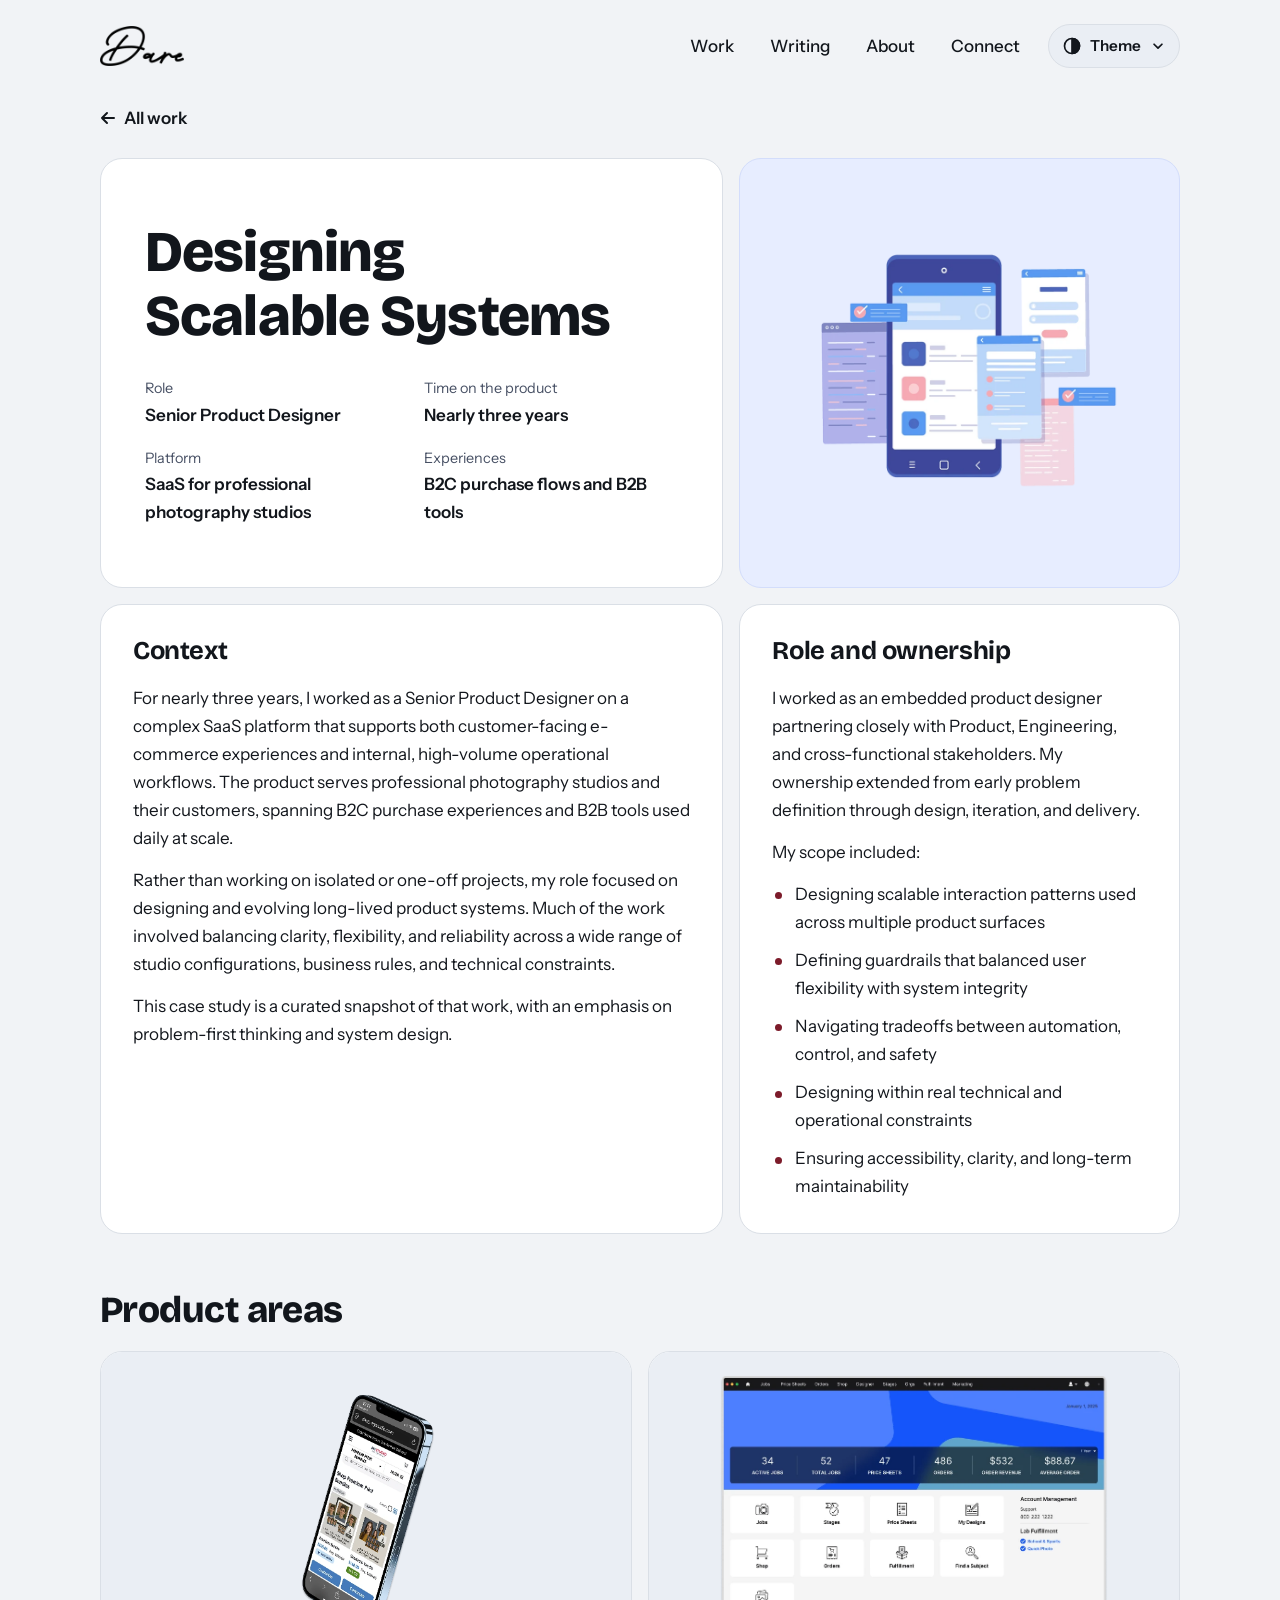
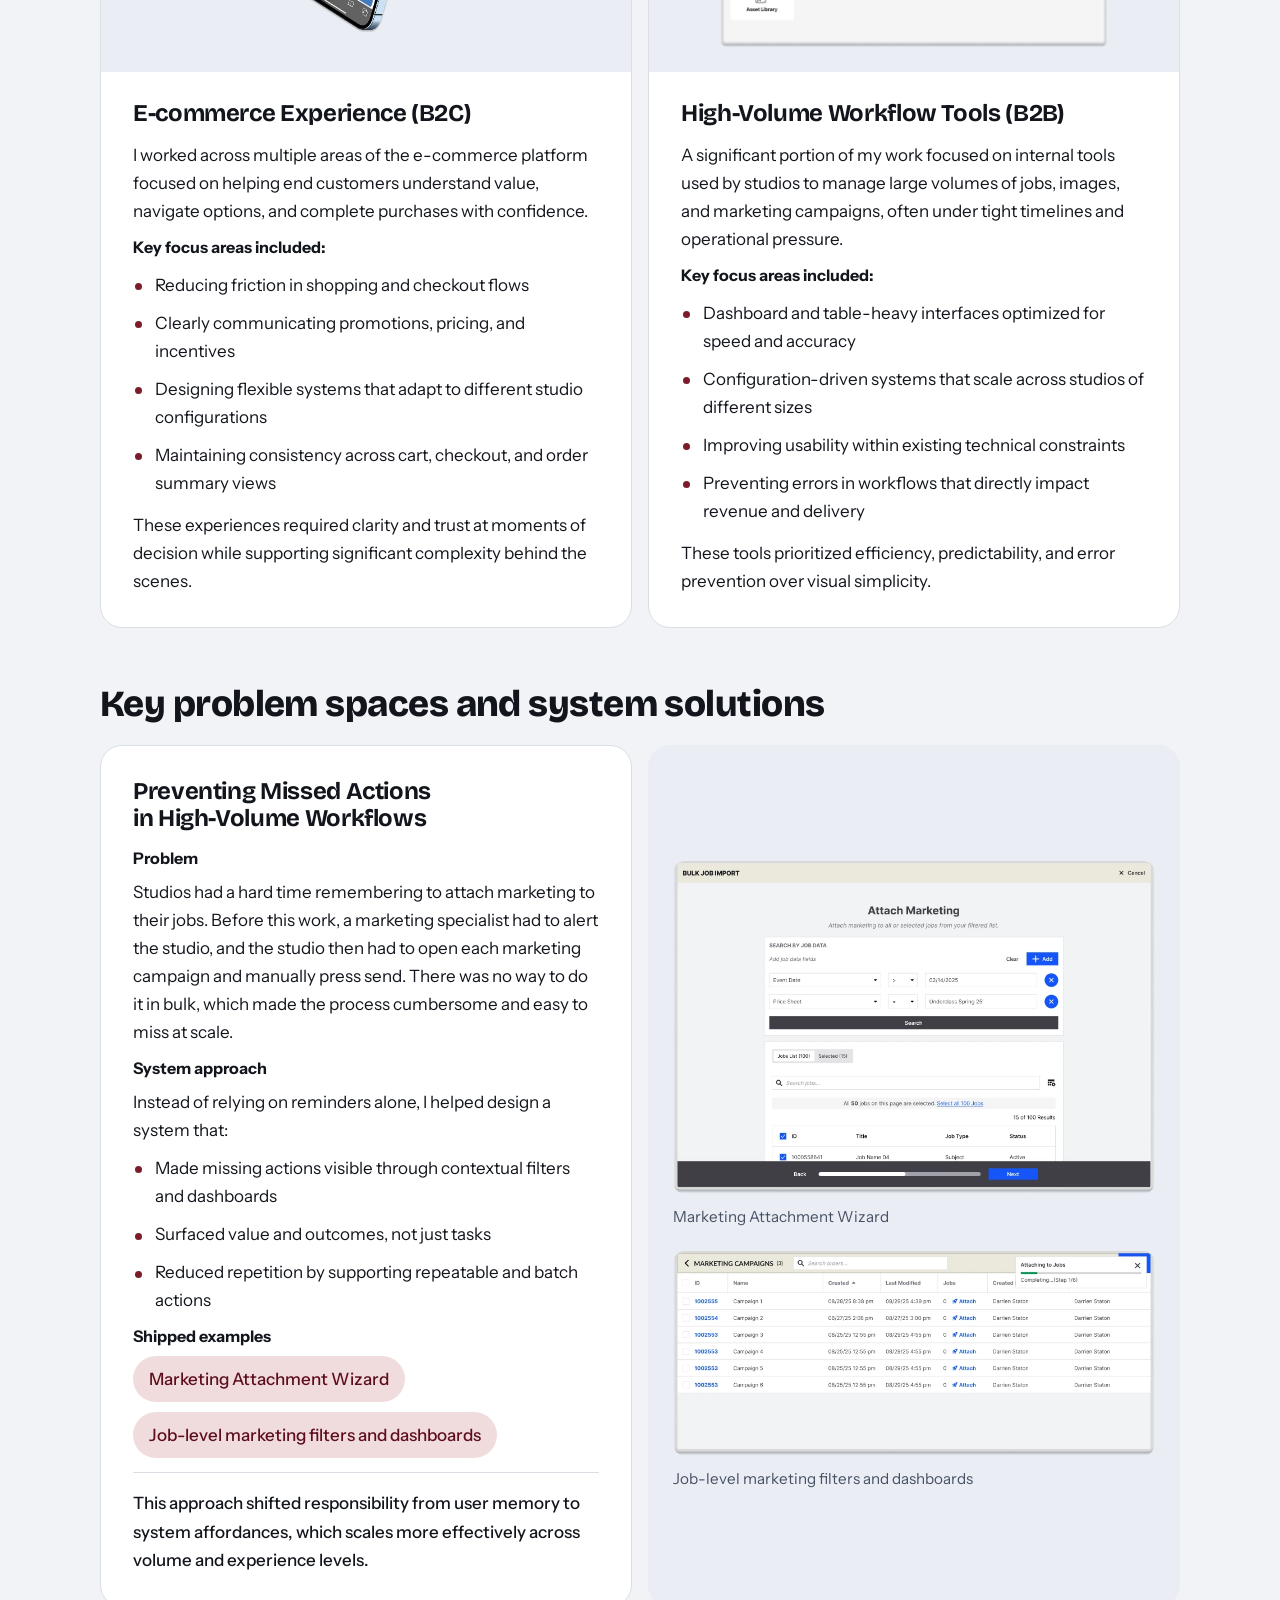
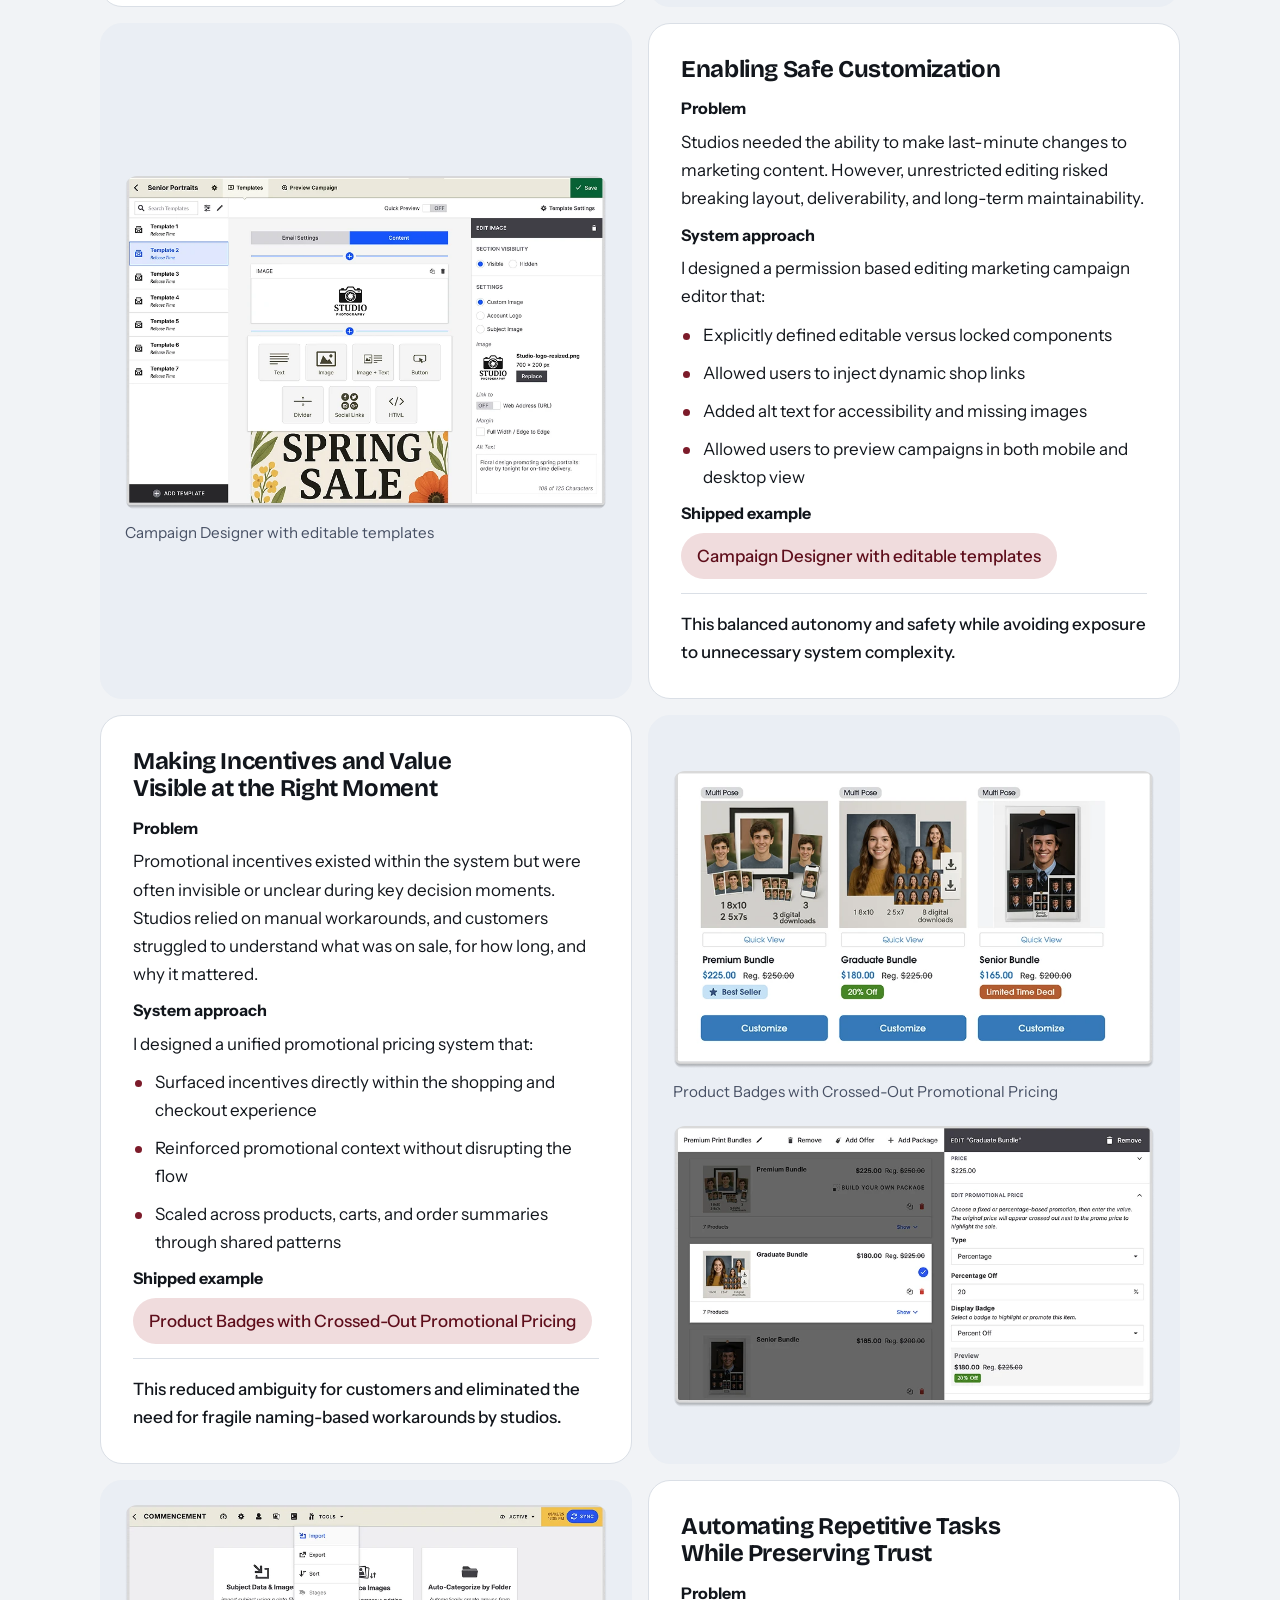
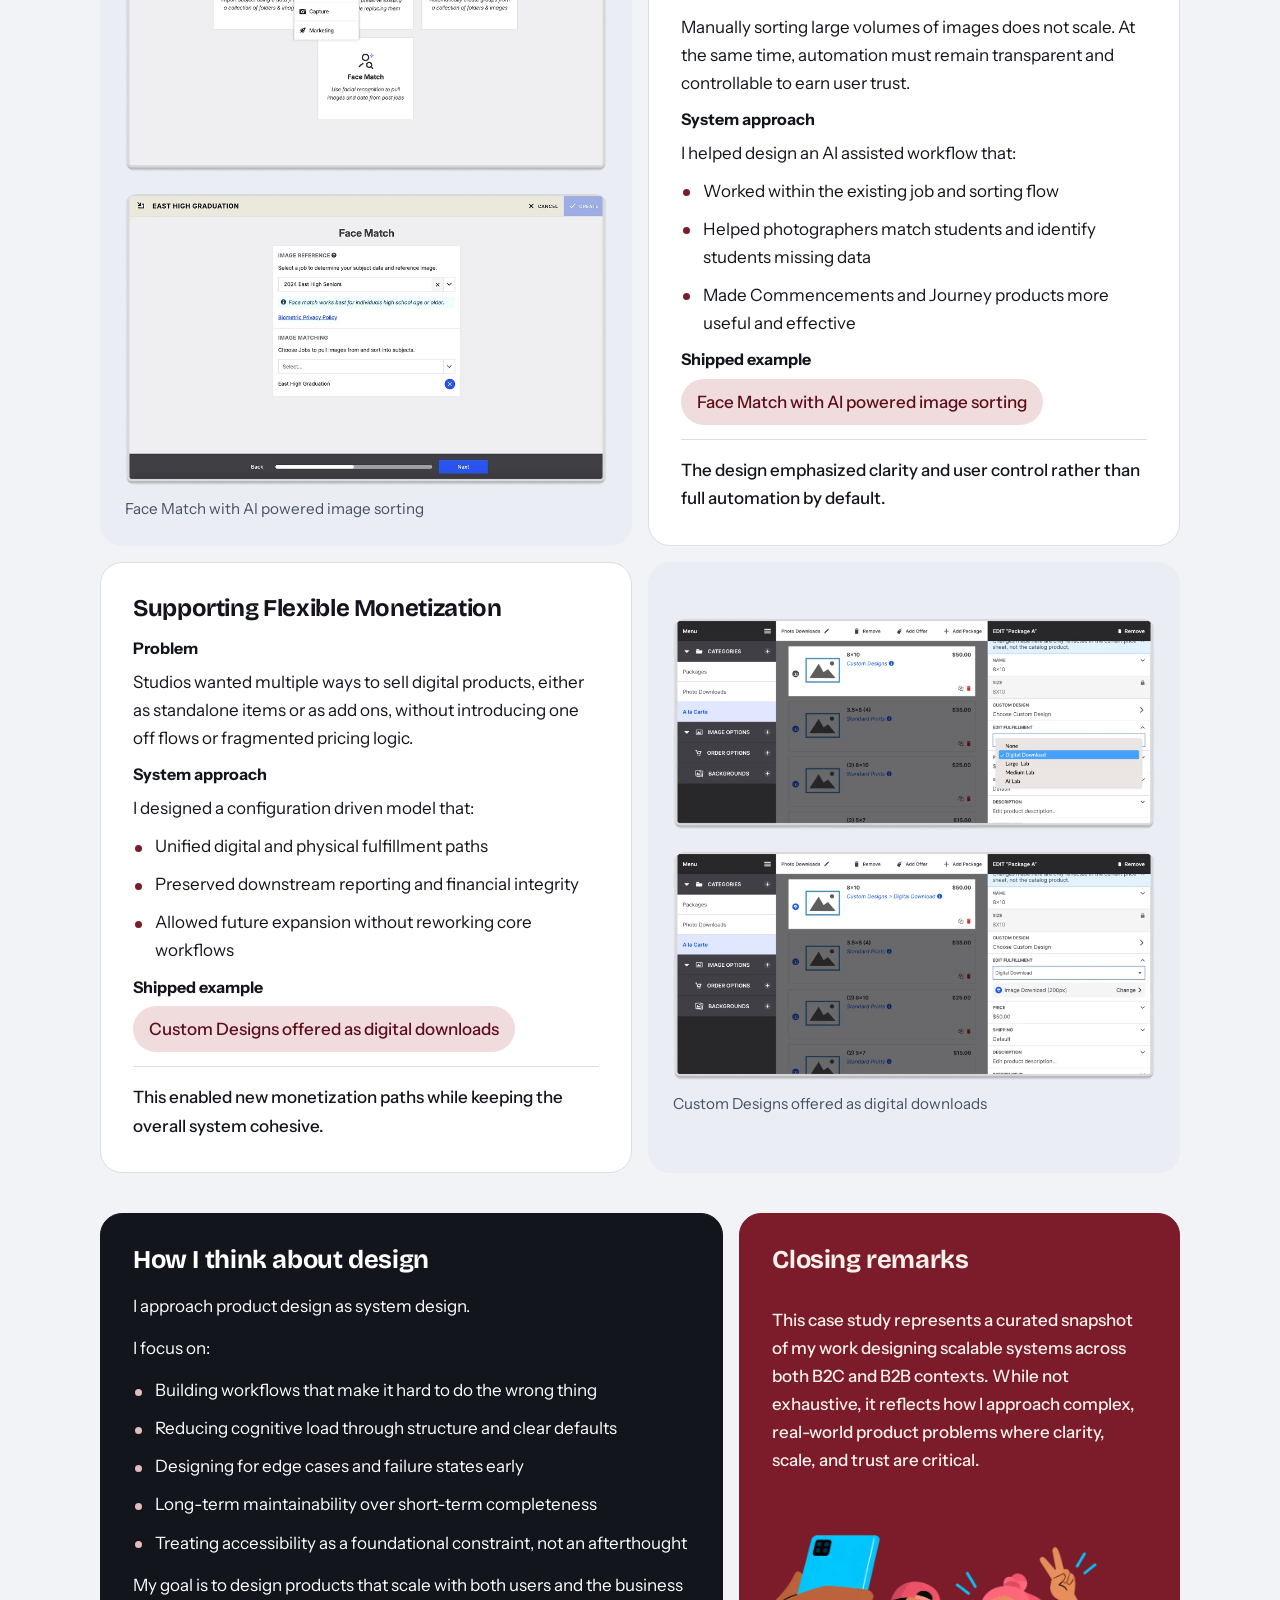
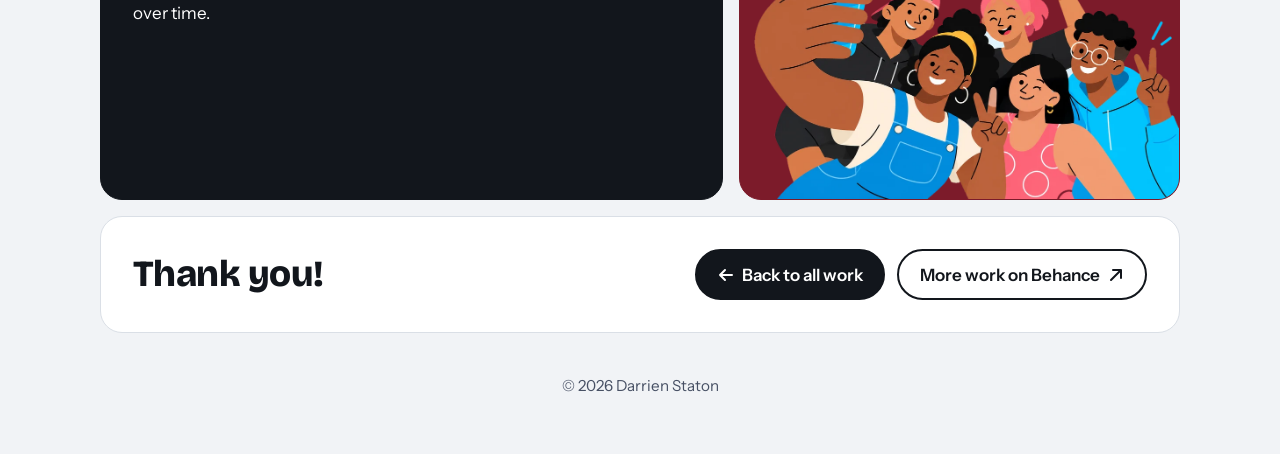
<file: scalable-systems.html>
<!DOCTYPE html>
<html lang="en">
<head>
  <meta charset="utf-8">
  <meta name="viewport" content="width=device-width, initial-scale=1">
  <title>Designing Scalable Systems | Darrien Staton</title>
  <meta name="description" content="Case study by Darrien Staton, Senior Product Designer: designing long-lived product systems for a SaaS platform that serves professional photography studios.">
  <meta name="theme-color" content="#F1F3F6" media="(prefers-color-scheme: light)">
  <meta name="theme-color" content="#0D1015" media="(prefers-color-scheme: dark)">
  <script>(function(){var d=document.documentElement;d.classList.add('js');try{var t=localStorage.getItem('theme');if(t==='light'||t==='dark')d.setAttribute('data-theme',t)}catch(e){}})()</script>
  <link rel="icon" type="image/png" href="images/favicon.png">
  <link rel="preconnect" href="https://fonts.googleapis.com">
  <link rel="preconnect" href="https://fonts.gstatic.com" crossorigin>
  <link href="https://fonts.googleapis.com/css2?family=Bricolage+Grotesque:opsz,wght@12..96,500;700;800&family=Instrument+Sans:wght@400;500;600;700&display=swap" rel="stylesheet">
  <link rel="stylesheet" href="case.css">
  <link rel="stylesheet" href="theme.css">
</head>
<body>
  <a class="skip" href="#main">Skip to the case study</a>

  <div class="wrap">
    <header class="site-header">
      <a class="logo" href="index.html" aria-label="Darrien Staton, home"><img src="images/dare-logo.png" alt="Dare"></a>
      <nav aria-label="Main">
        <ul>
          <li><a href="index.html#work">Work</a></li>
          <li><a href="index.html#writing">Writing</a></li>
          <li><a href="index.html#about">About</a></li>
          <li><a href="index.html#connect">Connect</a></li>
        </ul>
      </nav>
      <div class="theme-menu" data-mode="auto">
        <button type="button" class="theme-menu__btn" id="theme-btn" aria-expanded="false" aria-controls="theme-list" aria-label="Theme: Auto"><svg class="i-sun" viewBox="0 0 24 24" fill="none" stroke="currentColor" stroke-width="2" stroke-linecap="round" aria-hidden="true"><circle cx="12" cy="12" r="4"/><path d="M12 2v2M12 20v2M4.9 4.9l1.4 1.4M17.7 17.7l1.4 1.4M2 12h2M20 12h2M4.9 19.1l1.4-1.4M17.7 6.3l1.4-1.4"/></svg><svg class="i-auto" viewBox="0 0 24 24" fill="none" stroke="currentColor" stroke-width="2" stroke-linecap="round" stroke-linejoin="round" aria-hidden="true"><circle cx="12" cy="12" r="9"/><path d="M12 3a9 9 0 0 1 0 18z" fill="currentColor"/></svg><svg class="i-moon" viewBox="0 0 24 24" fill="none" stroke="currentColor" stroke-width="2" stroke-linecap="round" stroke-linejoin="round" aria-hidden="true"><path d="M20.5 14.2A8.5 8.5 0 0 1 9.8 3.5a8.5 8.5 0 1 0 10.7 10.7z"/></svg><span class="theme-menu__label">Theme</span><svg class="theme-menu__chev" viewBox="0 0 16 16" fill="none" stroke="currentColor" stroke-width="2" stroke-linecap="round" stroke-linejoin="round" aria-hidden="true"><path d="M3.5 6l4.5 4.5L12.5 6"/></svg></button>
        <ul class="theme-menu__list" id="theme-list" role="group" aria-label="Theme" hidden>
          <li><button type="button" data-mode="light" aria-pressed="false"><svg class="i-sun" viewBox="0 0 24 24" fill="none" stroke="currentColor" stroke-width="2" stroke-linecap="round" aria-hidden="true"><circle cx="12" cy="12" r="4"/><path d="M12 2v2M12 20v2M4.9 4.9l1.4 1.4M17.7 17.7l1.4 1.4M2 12h2M20 12h2M4.9 19.1l1.4-1.4M17.7 6.3l1.4-1.4"/></svg><span>Light</span><svg class="theme-menu__check" viewBox="0 0 16 16" fill="none" stroke="currentColor" stroke-width="2.2" stroke-linecap="round" stroke-linejoin="round" aria-hidden="true"><path d="M3 8.5l3.2 3.2L13 4.5"/></svg></button></li>
          <li><button type="button" data-mode="auto" aria-pressed="false"><svg class="i-auto" viewBox="0 0 24 24" fill="none" stroke="currentColor" stroke-width="2" stroke-linecap="round" stroke-linejoin="round" aria-hidden="true"><circle cx="12" cy="12" r="9"/><path d="M12 3a9 9 0 0 1 0 18z" fill="currentColor"/></svg><span>Auto</span><svg class="theme-menu__check" viewBox="0 0 16 16" fill="none" stroke="currentColor" stroke-width="2.2" stroke-linecap="round" stroke-linejoin="round" aria-hidden="true"><path d="M3 8.5l3.2 3.2L13 4.5"/></svg></button></li>
          <li><button type="button" data-mode="dark" aria-pressed="false"><svg class="i-moon" viewBox="0 0 24 24" fill="none" stroke="currentColor" stroke-width="2" stroke-linecap="round" stroke-linejoin="round" aria-hidden="true"><path d="M20.5 14.2A8.5 8.5 0 0 1 9.8 3.5a8.5 8.5 0 1 0 10.7 10.7z"/></svg><span>Dark</span><svg class="theme-menu__check" viewBox="0 0 16 16" fill="none" stroke="currentColor" stroke-width="2.2" stroke-linecap="round" stroke-linejoin="round" aria-hidden="true"><path d="M3 8.5l3.2 3.2L13 4.5"/></svg></button></li>
        </ul>
      </div>
      <p id="theme-status" class="sr-only" role="status" aria-live="polite"></p>
    </header>

    <main id="main">
      <a class="back" href="index.html#work"><svg viewBox="0 0 16 16" fill="none" stroke="currentColor" stroke-width="2" stroke-linecap="round" stroke-linejoin="round" aria-hidden="true"><path d="M14 8H2M7 3L2 8l5 5"/></svg>All work</a>

      <div class="bento">
        <section class="tile hero s7" aria-labelledby="title">
          <h1 id="title">Designing Scalable Systems</h1>
          <dl class="facts">
            <div><dt>Role</dt><dd>Senior Product Designer</dd></div>
            <div><dt>Time on the product</dt><dd>Nearly three years</dd></div>
            <div><dt>Platform</dt><dd>SaaS for professional photography studios</dd></div>
            <div><dt>Experiences</dt><dd>B2C purchase flows and B2B tools</dd></div>
          </dl>
        </section>
        <div class="tile tile--tint hero-art s5"><img src="images/captura-hero-illustration.webp" alt="" width="832" height="832"></div>
      </div>

      <div class="bento" style="margin-top: var(--gap)">
        <section class="tile s7" aria-labelledby="context">
          <h2 id="context">Context</h2>
          <div class="stack">
            <p>For nearly three years, I worked as a Senior Product Designer on a complex SaaS platform that supports both customer-facing e-commerce experiences and internal, high-volume operational workflows. The product serves professional photography studios and their customers, spanning B2C purchase experiences and B2B tools used daily at scale.</p>
            <p>Rather than working on isolated or one-off projects, my role focused on designing and evolving long-lived product systems. Much of the work involved balancing clarity, flexibility, and reliability across a wide range of studio configurations, business rules, and technical constraints.</p>
            <p>This case study is a curated snapshot of that work, with an emphasis on problem-first thinking and system design.</p>
          </div>
        </section>
        <section class="tile s5" aria-labelledby="role">
          <h2 id="role">Role and ownership</h2>
          <div class="stack">
            <p>I worked as an embedded product designer partnering closely with Product, Engineering, and cross-functional stakeholders. My ownership extended from early problem definition through design, iteration, and delivery.</p>
            <p>My scope included:</p>
            <ul class="dots"><li>Designing scalable interaction patterns used across multiple product surfaces</li><li>Defining guardrails that balanced user flexibility with system integrity</li><li>Navigating tradeoffs between automation, control, and safety</li><li>Designing within real technical and operational constraints</li><li>Ensuring accessibility, clarity, and long-term maintainability</li></ul>
          </div>
        </section>
      </div>

      <section aria-labelledby="areas">
        <div class="section-head"><h2 id="areas">Product areas</h2></div>
        <div class="bento">
          <article class="tile area s6" aria-labelledby="b2c">
            <div class="area__media"><img src="images/captura-shop-mobile.webp" alt="Phone showing a studio shop page of premium print bundles, with promotional prices and badges." width="565" height="868" loading="lazy"></div>
            <div class="area__body">
              <h3 id="b2c">E-commerce Experience (B2C)</h3>
              <p>I worked across multiple areas of the e-commerce platform focused on helping end customers understand value, navigate options, and complete purchases with confidence.</p>
              <h4>Key focus areas included:</h4>
              <ul class="dots"><li>Reducing friction in shopping and checkout flows</li><li>Clearly communicating promotions, pricing, and incentives</li><li>Designing flexible systems that adapt to different studio configurations</li><li>Maintaining consistency across cart, checkout, and order summary views</li></ul>
              <p>These experiences required clarity and trust at moments of decision while supporting significant complexity behind the scenes.</p>
            </div>
          </article>
          <article class="tile area s6" aria-labelledby="b2b">
            <div class="area__media"><img src="images/captura-dashboard.webp" alt="Studio dashboard with totals for active jobs, price sheets, and orders, and tiles for Jobs, Stages, Price Sheets, Shop, Orders, and Fulfillment." width="837" height="587" loading="lazy"></div>
            <div class="area__body">
              <h3 id="b2b">High-Volume Workflow Tools (B2B)</h3>
              <p>A significant portion of my work focused on internal tools used by studios to manage large volumes of jobs, images, and marketing campaigns, often under tight timelines and operational pressure.</p>
              <h4>Key focus areas included:</h4>
              <ul class="dots"><li>Dashboard and table-heavy interfaces optimized for speed and accuracy</li><li>Configuration-driven systems that scale across studios of different sizes</li><li>Improving usability within existing technical constraints</li><li>Preventing errors in workflows that directly impact revenue and delivery</li></ul>
              <p>These tools prioritized efficiency, predictability, and error prevention over visual simplicity.</p>
            </div>
          </article>
        </div>
      </section>

      <section aria-labelledby="problems">
        <div class="section-head"><h2 id="problems">Key problem spaces and system solutions</h2></div>
        
        <article class="bento" aria-labelledby="problem-1" style="margin-bottom: var(--gap)">
          <div class="tile problem s6">
            <h3 id="problem-1">Preventing Missed Actions in High-Volume Workflows</h3>
            <div class="problem__group"><h4>Problem</h4><p>Studios had a hard time remembering to attach marketing to their jobs. Before this work, a marketing specialist had to alert the studio, and the studio then had to open each marketing campaign and manually press send. There was no way to do it in bulk, which made the process cumbersome and easy to miss at scale.</p></div>
            <div class="problem__group"><h4>System approach</h4><p class="lead">Instead of relying on reminders alone, I helped design a system that:</p><ul class="dots"><li>Made missing actions visible through contextual filters and dashboards</li><li>Surfaced value and outcomes, not just tasks</li><li>Reduced repetition by supporting repeatable and batch actions</li></ul></div>
            <div class="problem__group"><h4>Shipped examples</h4><ul class="chips"><li>Marketing Attachment Wizard</li><li>Job-level marketing filters and dashboards</li></ul></div>
            <p class="outcome">This approach shifted responsibility from user memory to system affordances, which scales more effectively across volume and experience levels.</p>
          </div>
          <div class="tile media s6">
            <figure class="shot"><img src="images/captura-attach-marketing-wizard.webp" alt="Bulk job import screen titled Attach Marketing, with filters for event date and price sheet above a list of selected jobs and a Next button." width="859" height="594" loading="lazy"><figcaption>Marketing Attachment Wizard</figcaption></figure><figure class="shot"><img src="images/captura-marketing-campaigns-table.webp" alt="Marketing campaigns table with an Attach button on each row and a progress notice reading Attaching to Jobs, step 1 of 6." width="859" height="366" loading="lazy"><figcaption>Job-level marketing filters and dashboards</figcaption></figure>
          </div>
        </article>
        <article class="bento flip" aria-labelledby="problem-2" style="margin-bottom: var(--gap)">
          <div class="tile problem s6">
            <h3 id="problem-2">Enabling Safe Customization</h3>
            <div class="problem__group"><h4>Problem</h4><p>Studios needed the ability to make last-minute changes to marketing content. However, unrestricted editing risked breaking layout, deliverability, and long-term maintainability.</p></div>
            <div class="problem__group"><h4>System approach</h4><p class="lead">I designed a permission based editing marketing campaign editor that:</p><ul class="dots"><li>Explicitly defined editable versus locked components</li><li>Allowed users to inject dynamic shop links</li><li>Added alt text for accessibility and missing images</li><li>Allowed users to preview campaigns in both mobile and desktop view</li></ul></div>
            <div class="problem__group"><h4>Shipped example</h4><ul class="chips"><li>Campaign Designer with editable templates</li></ul></div>
            <p class="outcome">This balanced autonomy and safety while avoiding exposure to unnecessary system complexity.</p>
          </div>
          <div class="tile media s6">
            <figure class="shot"><img src="images/captura-campaign-designer.webp" alt="Campaign Designer with a list of email templates on the left, the email content with a spring sale image in the middle, and an Edit Image panel with an alt text field on the right." width="886" height="613" loading="lazy"><figcaption>Campaign Designer with editable templates</figcaption></figure>
          </div>
        </article>
        <article class="bento" aria-labelledby="problem-3" style="margin-bottom: var(--gap)">
          <div class="tile problem s6">
            <h3 id="problem-3">Making Incentives and Value Visible at the Right Moment</h3>
            <div class="problem__group"><h4>Problem</h4><p>Promotional incentives existed within the system but were often invisible or unclear during key decision moments. Studios relied on manual workarounds, and customers struggled to understand what was on sale, for how long, and why it mattered.</p></div>
            <div class="problem__group"><h4>System approach</h4><p class="lead">I designed a unified promotional pricing system that:</p><ul class="dots"><li>Surfaced incentives directly within the shopping and checkout experience</li><li>Reinforced promotional context without disrupting the flow</li><li>Scaled across products, carts, and order summaries through shared patterns</li></ul></div>
            <div class="problem__group"><h4>Shipped example</h4><ul class="chips"><li>Product Badges with Crossed-Out Promotional Pricing</li></ul></div>
            <p class="outcome">This reduced ambiguity for customers and eliminated the need for fragile naming-based workarounds by studios.</p>
          </div>
          <div class="tile media s6">
            <figure class="shot"><img src="images/captura-shop-badges.webp" alt="Shop page with three bundles: Premium Bundle at $225 marked Best Seller, Graduate Bundle at $180 marked 20% Off, and Senior Bundle at $165 marked Limited Time Deal, each with the regular price crossed out." width="795" height="491" loading="lazy"><figcaption>Product Badges with Crossed-Out Promotional Pricing</figcaption></figure><figure class="shot"><img src="images/captura-promo-price-editor.webp" alt="Price sheet editor for the Graduate Bundle with a percentage promotion of 20 percent off, a display badge setting, and a preview showing $180.00 with the regular $225.00 crossed out." width="796" height="466" loading="lazy"></figure>
          </div>
        </article>
        <article class="bento flip" aria-labelledby="problem-4" style="margin-bottom: var(--gap)">
          <div class="tile problem s6">
            <h3 id="problem-4">Automating Repetitive Tasks While Preserving Trust</h3>
            <div class="problem__group"><h4>Problem</h4><p>Manually sorting large volumes of images does not scale. At the same time, automation must remain transparent and controllable to earn user trust.</p></div>
            <div class="problem__group"><h4>System approach</h4><p class="lead">I helped design an AI assisted workflow that:</p><ul class="dots"><li>Worked within the existing job and sorting flow</li><li>Helped photographers match students and identify students missing data</li><li>Made Commencements and Journey products more useful and effective</li></ul></div>
            <div class="problem__group"><h4>Shipped example</h4><ul class="chips"><li>Face Match with AI powered image sorting</li></ul></div>
            <p class="outcome">The design emphasized clarity and user control rather than full automation by default.</p>
          </div>
          <div class="tile media s6">
            <figure class="shot"><img src="images/captura-commencement-tools-menu.webp" alt="Commencement job screen with the Tools menu open, listing Import, Export, Sort, Stages, Capture, and Marketing, above tiles for importing subject data, auto-categorizing by folder, and Face Match." width="859" height="476" loading="lazy"></figure><figure class="shot"><img src="images/captura-face-match-wizard.webp" alt="Face Match setup screen with a reference job selected, a job chosen to pull images from, and a Next button." width="859" height="521" loading="lazy"><figcaption>Face Match with AI powered image sorting</figcaption></figure>
          </div>
        </article>
        <article class="bento" aria-labelledby="problem-5" style="margin-bottom: var(--gap)">
          <div class="tile problem s6">
            <h3 id="problem-5">Supporting Flexible Monetization</h3>
            <div class="problem__group"><h4>Problem</h4><p>Studios wanted multiple ways to sell digital products, either as standalone items or as add ons, without introducing one off flows or fragmented pricing logic.</p></div>
            <div class="problem__group"><h4>System approach</h4><p class="lead">I designed a configuration driven model that:</p><ul class="dots"><li>Unified digital and physical fulfillment paths</li><li>Preserved downstream reporting and financial integrity</li><li>Allowed future expansion without reworking core workflows</li></ul></div>
            <div class="problem__group"><h4>Shipped example</h4><ul class="chips"><li>Custom Designs offered as digital downloads</li></ul></div>
            <p class="outcome">This enabled new monetization paths while keeping the overall system cohesive.</p>
          </div>
          <div class="tile media s6">
            <figure class="shot"><img src="images/captura-fulfillment-dropdown.webp" alt="Price sheet editor for a package with the Edit Fulfillment dropdown open, listing None, Digital Download, Large Lab, Medium Lab, and AI Lab." width="859" height="376" loading="lazy"></figure><figure class="shot"><img src="images/captura-digital-download-selected.webp" alt="Price sheet editor after choosing Digital Download as the fulfillment, with the package now labeled Custom Designs, Digital Download." width="859" height="409" loading="lazy"><figcaption>Custom Designs offered as digital downloads</figcaption></figure>
          </div>
        </article>
      </section>

      <div class="bento" style="margin-top: 40px">
        <section class="tile tile--night s7" aria-labelledby="think">
          <h2 id="think">How I think about design</h2>
          <div class="stack">
            <p>I approach product design as system design.</p>
            <p>I focus on:</p>
            <ul class="dots"><li>Building workflows that make it hard to do the wrong thing</li><li>Reducing cognitive load through structure and clear defaults</li><li>Designing for edge cases and failure states early</li><li>Long-term maintainability over short-term completeness</li><li>Treating accessibility as a foundational constraint, not an afterthought</li></ul>
            <p>My goal is to design products that scale with both users and the business over time.</p>
          </div>
        </section>
        <section class="tile tile--wine closing s5" aria-labelledby="closing">
          <h2 id="closing">Closing remarks</h2>
          <p>This case study represents a curated snapshot of my work designing scalable systems across both B2C and B2B contexts. While not exhaustive, it reflects how I approach complex, real-world product problems where clarity, scale, and trust are critical.</p>
          <img src="images/friends-selfie.webp" alt="" width="1000" height="667" loading="lazy">
        </section>
      </div>

      <section class="tile thanks" style="margin-top: var(--gap)" aria-labelledby="thanks">
        <h2 id="thanks">Thank you!</h2>
        <div class="actions">
          <a class="btn btn--solid" href="index.html#work"><svg viewBox="0 0 16 16" fill="none" stroke="currentColor" stroke-width="2" stroke-linecap="round" stroke-linejoin="round" aria-hidden="true"><path d="M14 8H2M7 3L2 8l5 5"/></svg>Back to all work</a>
          <a class="btn" href="https://www.behance.net/darrienstaton1/" target="_blank" rel="noopener noreferrer">More work on Behance<span class="sr-only"> (opens in a new tab)</span><svg class="out" viewBox="0 0 16 16" fill="none" stroke="currentColor" stroke-width="2" stroke-linecap="round" stroke-linejoin="round" aria-hidden="true"><path d="M5 3h8v8M13 3L3 13"/></svg></a>
        </div>
      </section>
    </main>

    <footer>&copy; 2026 Darrien Staton</footer>
  </div>
  <script src="theme.js" defer></script>
</body>
</html>
</file>
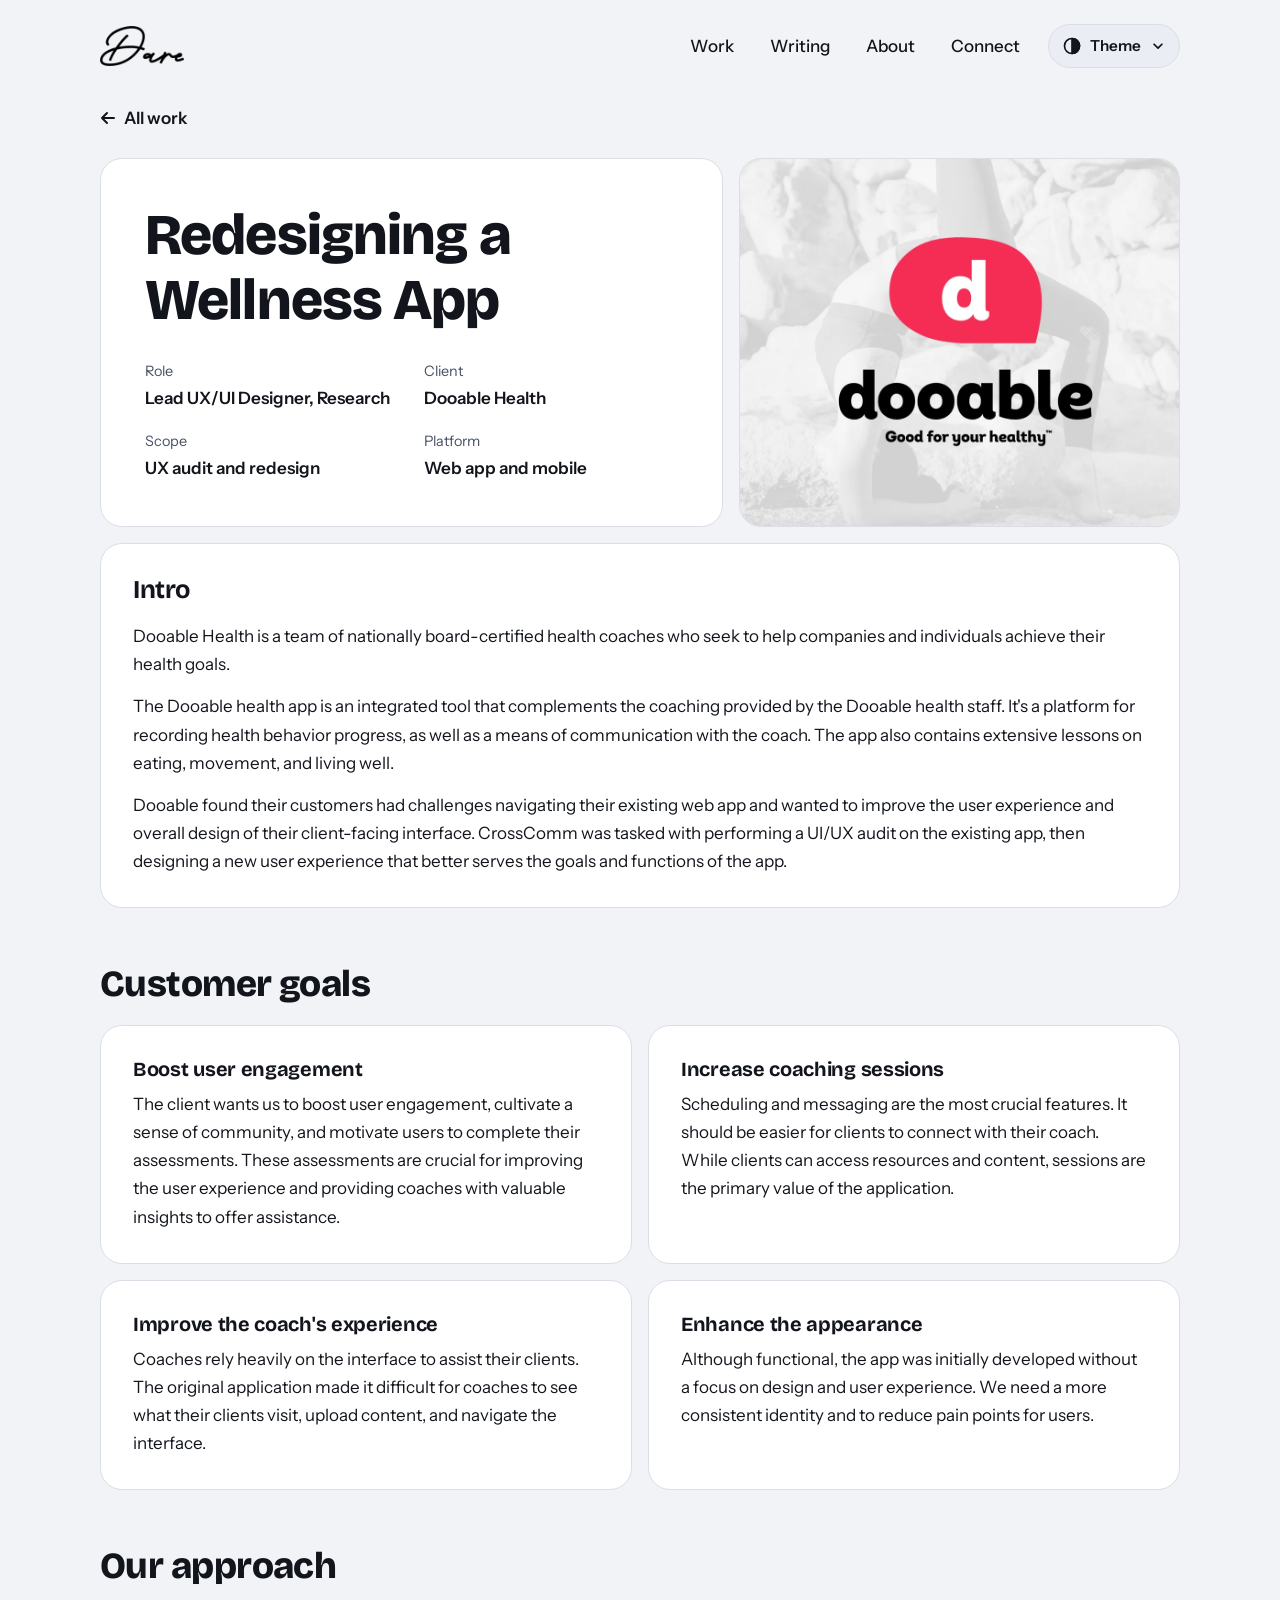
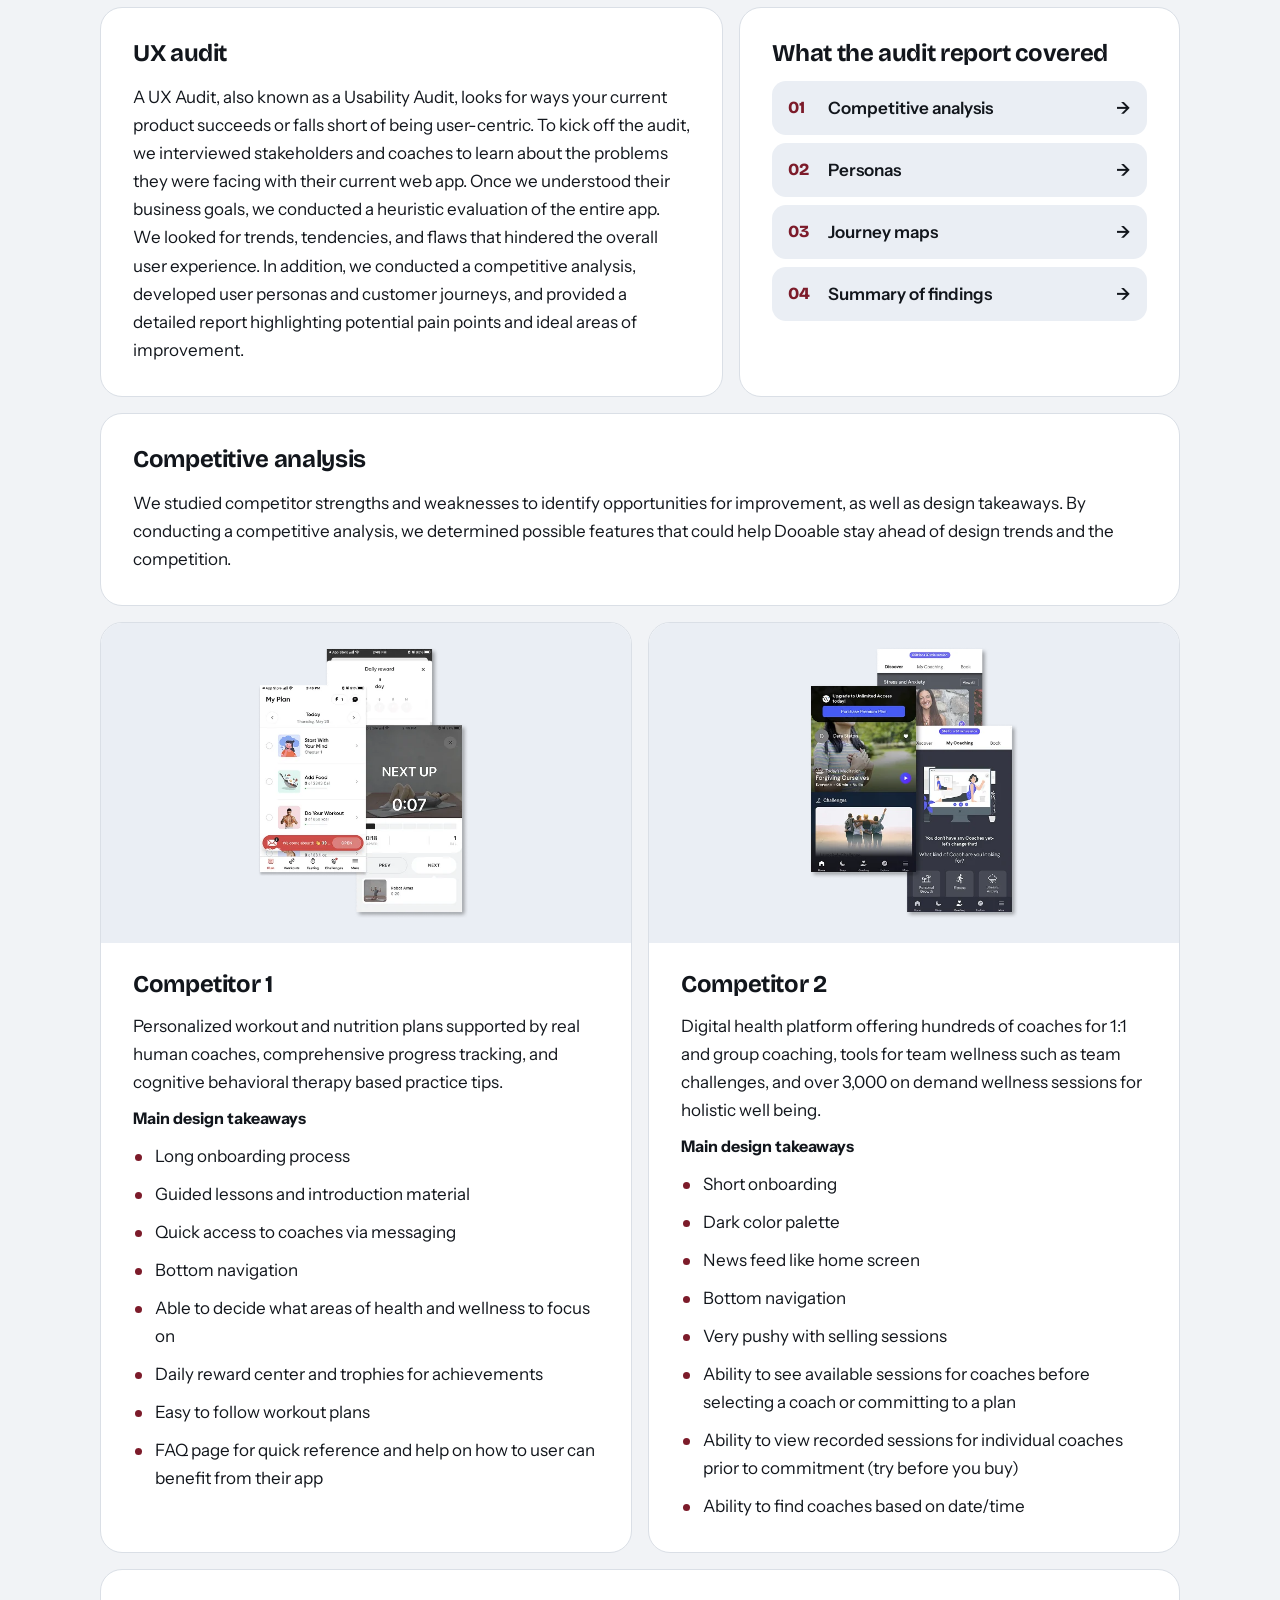
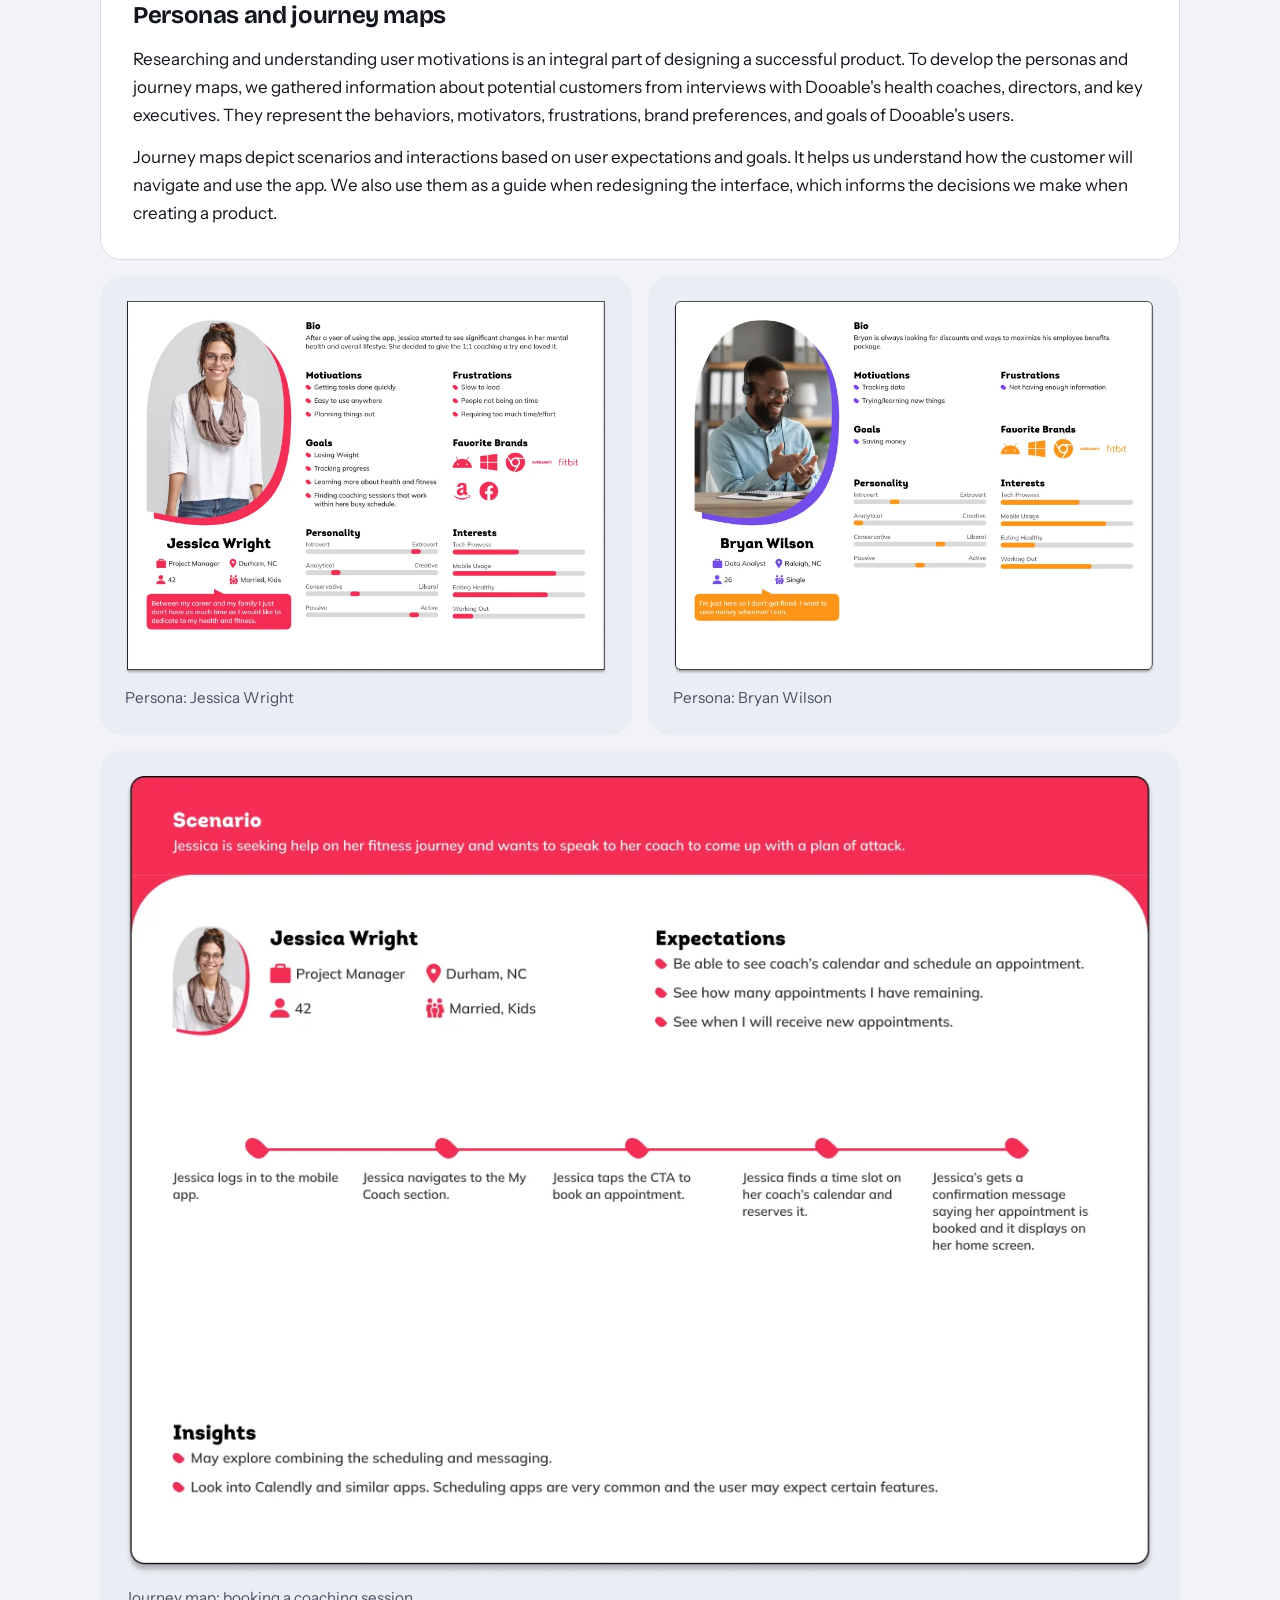
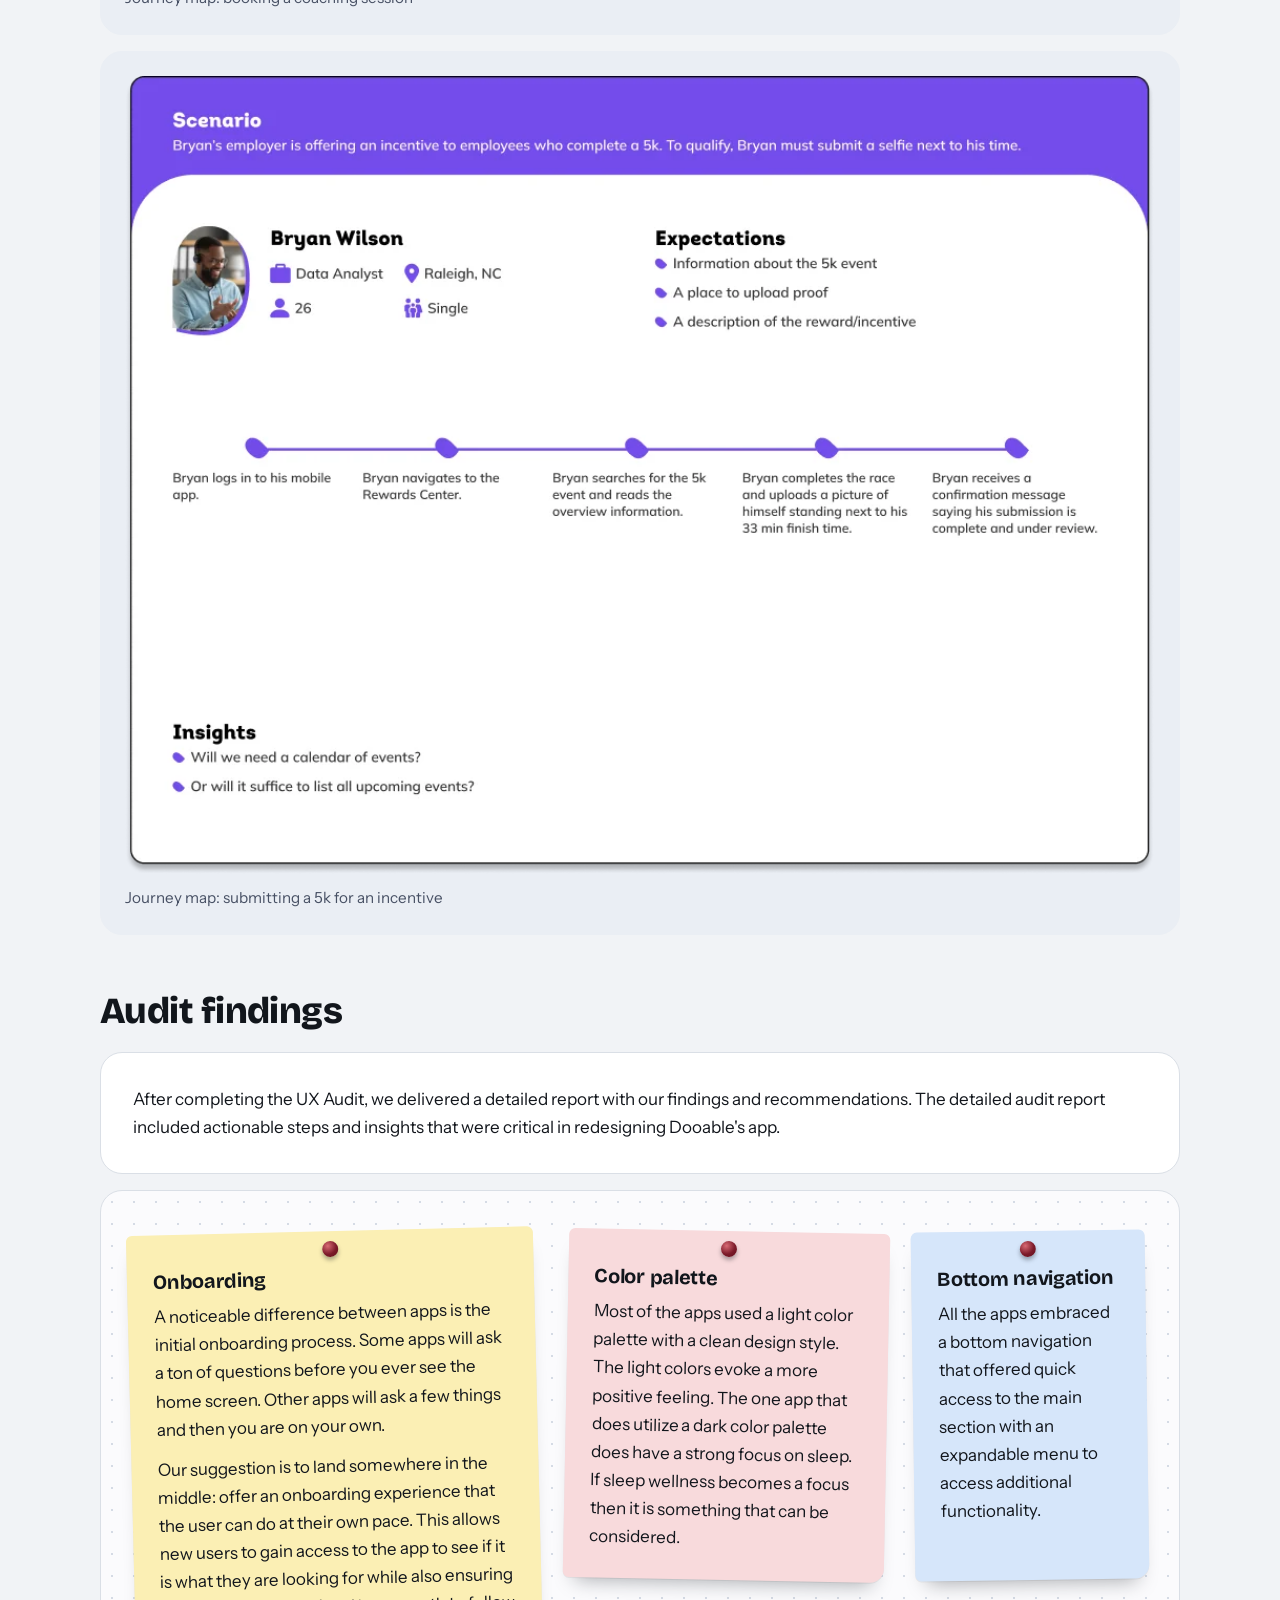
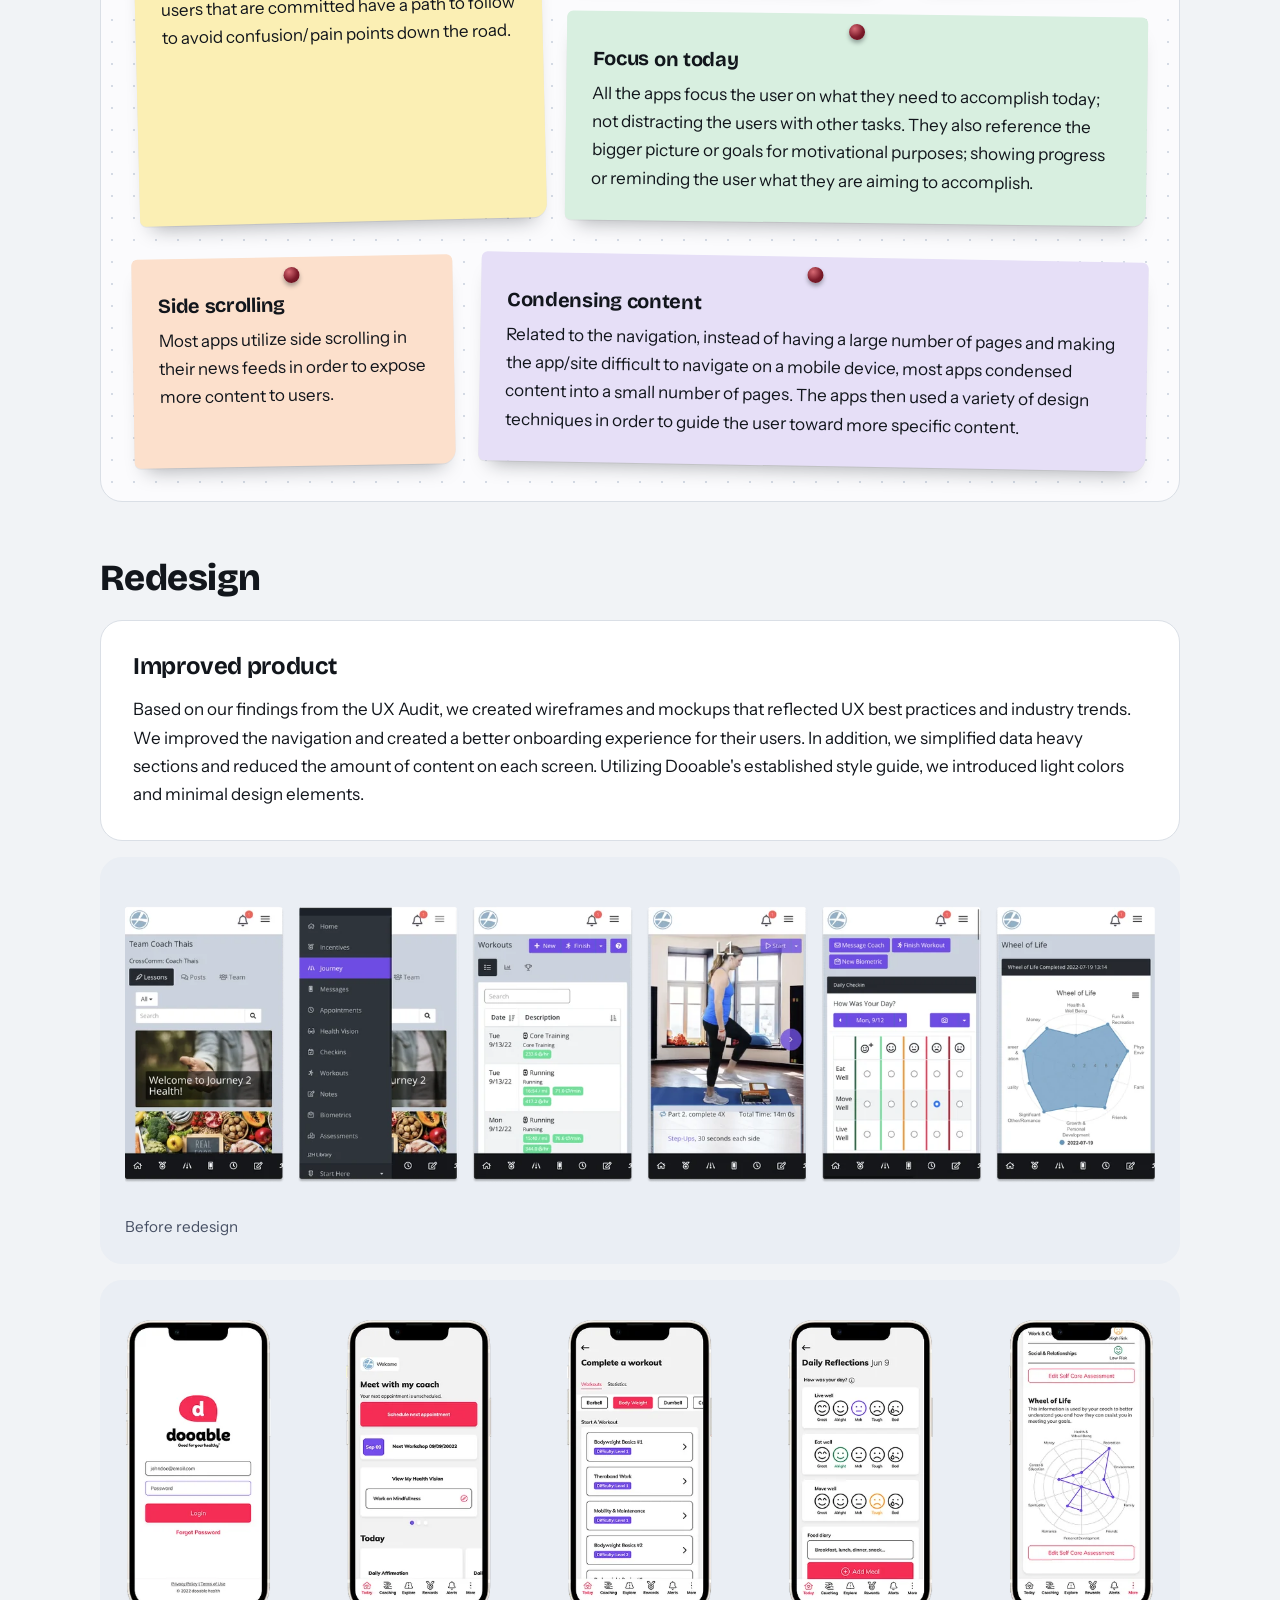
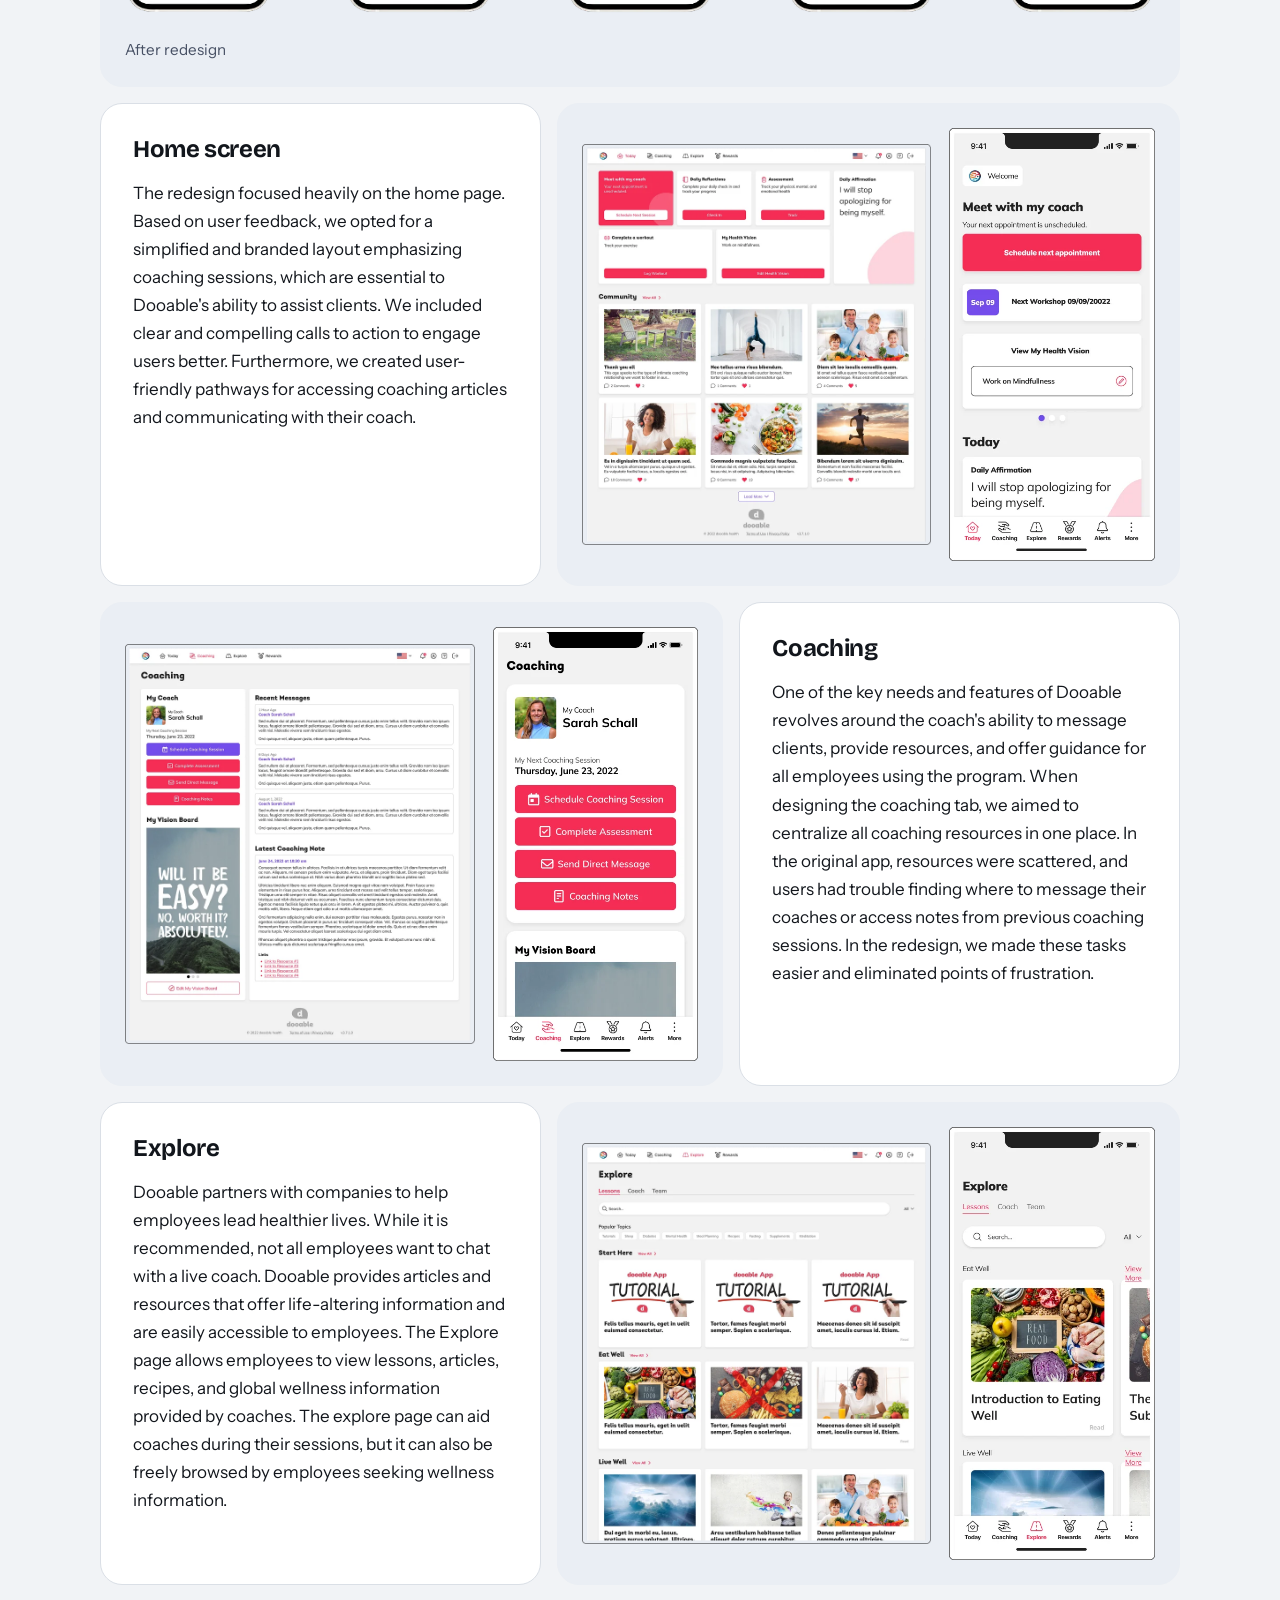
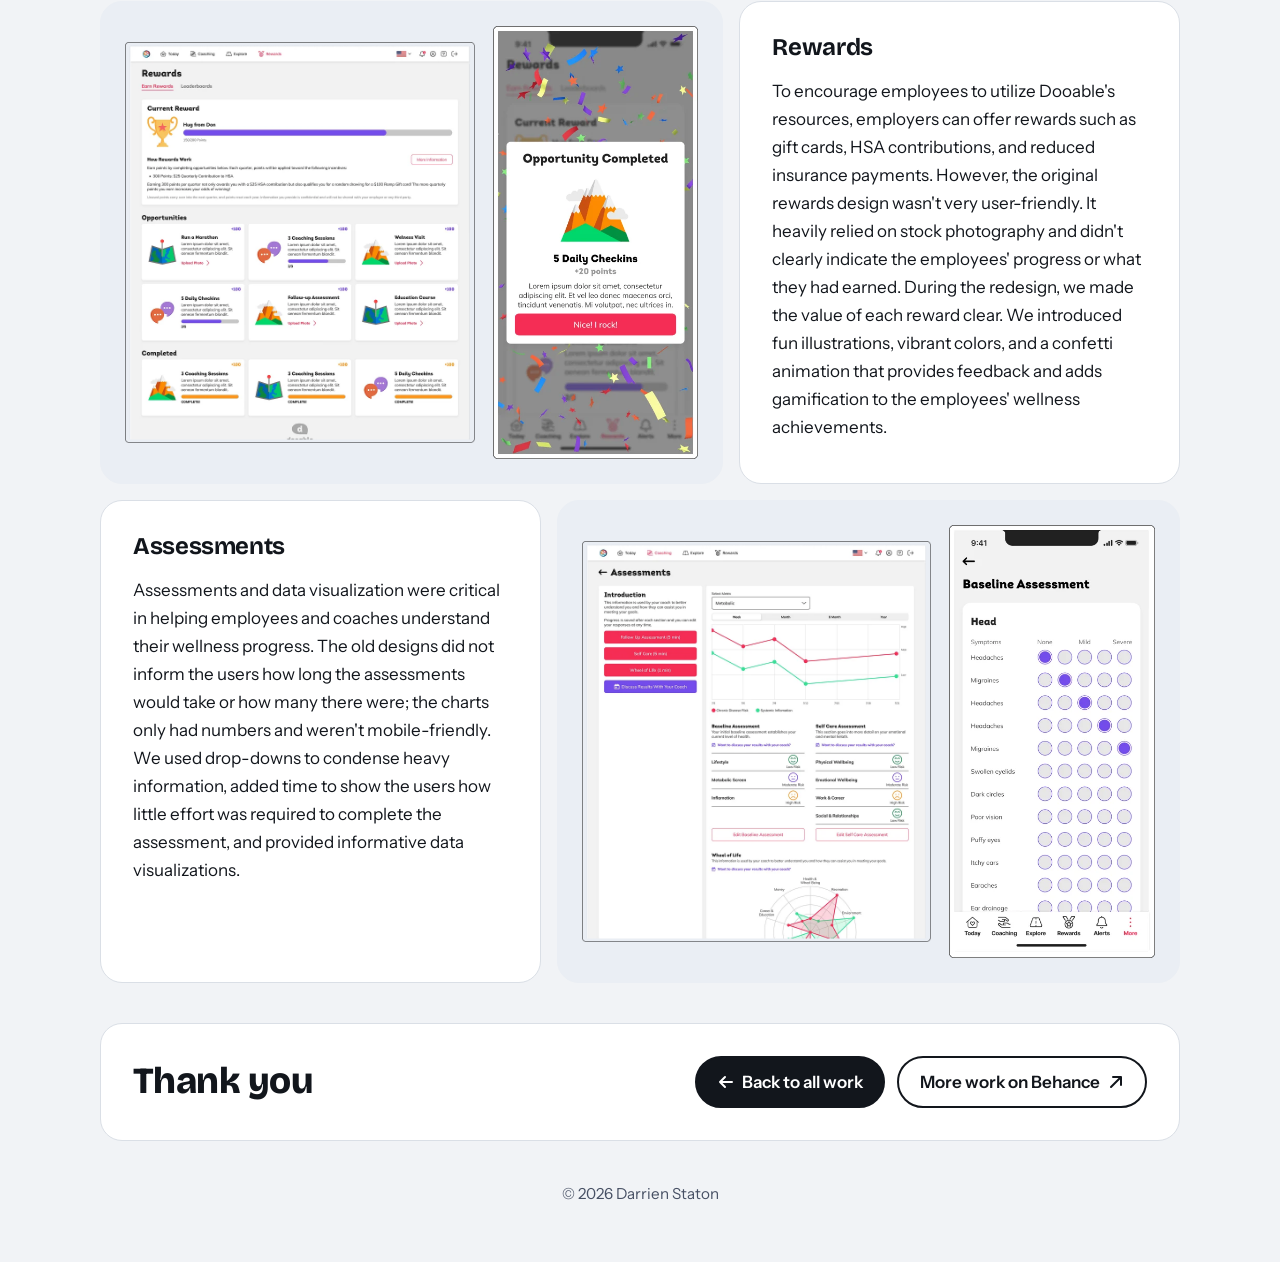
<file: wellness-app.html>
<!DOCTYPE html>
<html lang="en">
<head>
  <meta charset="utf-8">
  <meta name="viewport" content="width=device-width, initial-scale=1">
  <title>Redesigning a Wellness App | Darrien Staton</title>
  <meta name="description" content="Case study by Darrien Staton, Senior Product Designer: a UX audit and redesign of the Dooable Health coaching app.">
  <meta name="theme-color" content="#F1F3F6" media="(prefers-color-scheme: light)">
  <meta name="theme-color" content="#0D1015" media="(prefers-color-scheme: dark)">
  <script>(function(){var d=document.documentElement;d.classList.add('js');try{var t=localStorage.getItem('theme');if(t==='light'||t==='dark')d.setAttribute('data-theme',t)}catch(e){}})()</script>
  <link rel="icon" type="image/png" href="images/favicon.png">
  <link rel="preconnect" href="https://fonts.googleapis.com">
  <link rel="preconnect" href="https://fonts.gstatic.com" crossorigin>
  <link href="https://fonts.googleapis.com/css2?family=Bricolage+Grotesque:opsz,wght@12..96,500;700;800&family=Instrument+Sans:wght@400;500;600;700&display=swap" rel="stylesheet">
  <link rel="stylesheet" href="case.css">
  <link rel="stylesheet" href="theme.css">
</head>
<body>
  <a class="skip" href="#main">Skip to the case study</a>
  <div class="wrap">
    <header class="site-header">
      <a class="logo" href="index.html" aria-label="Darrien Staton, home"><img src="images/dare-logo.png" alt="Dare"></a>
      <nav aria-label="Main"><ul>
        <li><a href="index.html#work">Work</a></li><li><a href="index.html#writing">Writing</a></li><li><a href="index.html#about">About</a></li><li><a href="index.html#connect">Connect</a></li>
      </ul></nav>
      <div class="theme-menu" data-mode="auto">
        <button type="button" class="theme-menu__btn" id="theme-btn" aria-expanded="false" aria-controls="theme-list" aria-label="Theme: Auto"><svg class="i-sun" viewBox="0 0 24 24" fill="none" stroke="currentColor" stroke-width="2" stroke-linecap="round" aria-hidden="true"><circle cx="12" cy="12" r="4"/><path d="M12 2v2M12 20v2M4.9 4.9l1.4 1.4M17.7 17.7l1.4 1.4M2 12h2M20 12h2M4.9 19.1l1.4-1.4M17.7 6.3l1.4-1.4"/></svg><svg class="i-auto" viewBox="0 0 24 24" fill="none" stroke="currentColor" stroke-width="2" stroke-linecap="round" stroke-linejoin="round" aria-hidden="true"><circle cx="12" cy="12" r="9"/><path d="M12 3a9 9 0 0 1 0 18z" fill="currentColor"/></svg><svg class="i-moon" viewBox="0 0 24 24" fill="none" stroke="currentColor" stroke-width="2" stroke-linecap="round" stroke-linejoin="round" aria-hidden="true"><path d="M20.5 14.2A8.5 8.5 0 0 1 9.8 3.5a8.5 8.5 0 1 0 10.7 10.7z"/></svg><span class="theme-menu__label">Theme</span><svg class="theme-menu__chev" viewBox="0 0 16 16" fill="none" stroke="currentColor" stroke-width="2" stroke-linecap="round" stroke-linejoin="round" aria-hidden="true"><path d="M3.5 6l4.5 4.5L12.5 6"/></svg></button>
        <ul class="theme-menu__list" id="theme-list" role="group" aria-label="Theme" hidden>
          <li><button type="button" data-mode="light" aria-pressed="false"><svg class="i-sun" viewBox="0 0 24 24" fill="none" stroke="currentColor" stroke-width="2" stroke-linecap="round" aria-hidden="true"><circle cx="12" cy="12" r="4"/><path d="M12 2v2M12 20v2M4.9 4.9l1.4 1.4M17.7 17.7l1.4 1.4M2 12h2M20 12h2M4.9 19.1l1.4-1.4M17.7 6.3l1.4-1.4"/></svg><span>Light</span><svg class="theme-menu__check" viewBox="0 0 16 16" fill="none" stroke="currentColor" stroke-width="2.2" stroke-linecap="round" stroke-linejoin="round" aria-hidden="true"><path d="M3 8.5l3.2 3.2L13 4.5"/></svg></button></li>
          <li><button type="button" data-mode="auto" aria-pressed="false"><svg class="i-auto" viewBox="0 0 24 24" fill="none" stroke="currentColor" stroke-width="2" stroke-linecap="round" stroke-linejoin="round" aria-hidden="true"><circle cx="12" cy="12" r="9"/><path d="M12 3a9 9 0 0 1 0 18z" fill="currentColor"/></svg><span>Auto</span><svg class="theme-menu__check" viewBox="0 0 16 16" fill="none" stroke="currentColor" stroke-width="2.2" stroke-linecap="round" stroke-linejoin="round" aria-hidden="true"><path d="M3 8.5l3.2 3.2L13 4.5"/></svg></button></li>
          <li><button type="button" data-mode="dark" aria-pressed="false"><svg class="i-moon" viewBox="0 0 24 24" fill="none" stroke="currentColor" stroke-width="2" stroke-linecap="round" stroke-linejoin="round" aria-hidden="true"><path d="M20.5 14.2A8.5 8.5 0 0 1 9.8 3.5a8.5 8.5 0 1 0 10.7 10.7z"/></svg><span>Dark</span><svg class="theme-menu__check" viewBox="0 0 16 16" fill="none" stroke="currentColor" stroke-width="2.2" stroke-linecap="round" stroke-linejoin="round" aria-hidden="true"><path d="M3 8.5l3.2 3.2L13 4.5"/></svg></button></li>
        </ul>
      </div>
      <p id="theme-status" class="sr-only" role="status" aria-live="polite"></p>
    </header>
    <main id="main">
      <a class="back" href="index.html#work"><svg viewBox="0 0 16 16" fill="none" stroke="currentColor" stroke-width="2" stroke-linecap="round" stroke-linejoin="round" aria-hidden="true"><path d="M14 8H2M7 3L2 8l5 5"/></svg>All work</a>

      <div class="bento">
        <section class="tile hero s7" aria-labelledby="title">
          <h1 id="title">Redesigning a Wellness App</h1>
          <dl class="facts">
            <div><dt>Role</dt><dd>Lead UX/UI Designer, Research</dd></div>
            <div><dt>Client</dt><dd>Dooable Health</dd></div>
            <div><dt>Scope</dt><dd>UX audit and redesign</dd></div>
            <div><dt>Platform</dt><dd>Web app and mobile</dd></div>
          </dl>
        </section>
        <div class="tile tile--photo s5"><img src="images/dooable-hero.webp" alt="Dooable logo, a pink speech bubble with a lowercase d above the word dooable and the tagline Good for your health, over a faded photo of a person doing yoga on rocks." width="1200" height="800"></div>
      </div>

      <div class="bento" style="margin-top: var(--gap)">
        <section class="tile s12" aria-labelledby="intro">
          <h2 id="intro">Intro</h2>
          <div class="stack"><p>Dooable Health is a team of nationally board-certified health coaches who seek to help companies and individuals achieve their health goals.</p><p>The Dooable health app is an integrated tool that complements the coaching provided by the Dooable health staff. It&#x27;s a platform for recording health behavior progress, as well as a means of communication with the coach. The app also contains extensive lessons on eating, movement, and living well.</p><p>Dooable found their customers had challenges navigating their existing web app and wanted to improve the user experience and overall design of their client-facing interface. CrossComm was tasked with performing a UI/UX audit on the existing app, then designing a new user experience that better serves the goals and functions of the app.</p></div>
        </section>
      </div>

      <section aria-labelledby="goals">
        <div class="section-head"><h2 id="goals">Customer goals</h2></div>
        <div class="bento card-grid"><div class="tile s6"><h3>Boost user engagement</h3><p>The client wants us to boost user engagement, cultivate a sense of community, and motivate users to complete their assessments. These assessments are crucial for improving the user experience and providing coaches with valuable insights to offer assistance.</p></div><div class="tile s6"><h3>Increase coaching sessions</h3><p>Scheduling and messaging are the most crucial features. It should be easier for clients to connect with their coach. While clients can access resources and content, sessions are the primary value of the application.</p></div><div class="tile s6"><h3>Improve the coach&#x27;s experience</h3><p>Coaches rely heavily on the interface to assist their clients. The original application made it difficult for coaches to see what their clients visit, upload content, and navigate the interface.</p></div><div class="tile s6"><h3>Enhance the appearance</h3><p>Although functional, the app was initially developed without a focus on design and user experience. We need a more consistent identity and to reduce pain points for users.</p></div></div>
      </section>

      <section aria-labelledby="approach">
        <div class="section-head"><h2 id="approach">Our approach</h2></div>
        <div class="bento">
          <article class="tile s7" aria-labelledby="audit">
            <h3 id="audit">UX audit</h3>
            <div class="stack"><p>A UX Audit, also known as a Usability Audit, looks for ways your current product succeeds or falls short of being user-centric. To kick off the audit, we interviewed stakeholders and coaches to learn about the problems they were facing with their current web app. Once we understood their business goals, we conducted a heuristic evaluation of the entire app. We looked for trends, tendencies, and flaws that hindered the overall user experience. In addition, we conducted a competitive analysis, developed user personas and customer journeys, and provided a detailed report highlighting potential pain points and ideal areas of improvement.</p></div>
          </article>
          <nav class="tile toc s5" aria-labelledby="toc-title">
            <h3 id="toc-title">What the audit report covered</h3>
            <ol>
              <li><a href="#competitive"><span class="toc__n">01</span>Competitive analysis</a></li>
              <li><a href="#personas"><span class="toc__n">02</span>Personas</a></li>
              <li><a href="#journeys"><span class="toc__n">03</span>Journey maps</a></li>
              <li><a href="#findings"><span class="toc__n">04</span>Summary of findings</a></li>
            </ol>
          </nav>
        </div>

        <div class="bento" style="margin-top: var(--gap)">
          <div class="tile s12" id="competitive">
            <h3>Competitive analysis</h3>
            <p>We studied competitor strengths and weaknesses to identify opportunities for improvement, as well as design takeaways. By conducting a competitive analysis, we determined possible features that could help Dooable stay ahead of design trends and the competition.</p>
          </div>
          <article class="tile area s6" aria-labelledby="comp1">
            <div class="area__media"><img src="images/dooable-competitor-1.webp" alt="Screens from a competitor app: a My Plan checklist for the day, a daily reward prompt, and a workout timer reading Next Up." width="393" height="497" loading="lazy"></div>
            <div class="area__body"><h3 id="comp1">Competitor 1</h3><p>Personalized workout and nutrition plans supported by real human coaches, comprehensive progress tracking, and cognitive behavioral therapy based practice tips.</p><h4>Main design takeaways</h4><ul class="dots"><li>Long onboarding process</li><li>Guided lessons and introduction material</li><li>Quick access to coaches via messaging</li><li>Bottom navigation</li><li>Able to decide what areas of health and wellness to focus on</li><li>Daily reward center and trophies for achievements</li><li>Easy to follow workout plans</li><li>FAQ page for quick reference and help on how to user can benefit from their app</li></ul></div></article>
          <article class="tile area s6" aria-labelledby="comp2">
            <div class="area__media"><img src="images/dooable-competitor-2.webp" alt="Screens from a competitor app in a dark color palette: a meditation home screen with an upgrade banner, and a My Coaching screen asking what kind of coach you are looking for." width="384" height="498" loading="lazy"></div>
            <div class="area__body"><h3 id="comp2">Competitor 2</h3><p>Digital health platform offering hundreds of coaches for 1:1 and group coaching, tools for team wellness such as team challenges, and over 3,000 on demand wellness sessions for holistic well being.</p><h4>Main design takeaways</h4><ul class="dots"><li>Short onboarding</li><li>Dark color palette</li><li>News feed like home screen</li><li>Bottom navigation</li><li>Very pushy with selling sessions</li><li>Ability to see available sessions for coaches before selecting a coach or committing to a plan</li><li>Ability to view recorded sessions for individual coaches prior to commitment (try before you buy)</li><li>Ability to find coaches based on date/time</li></ul></div></article>
        </div>

        <div class="bento" style="margin-top: var(--gap)">
          <div class="tile s12">
            <h3>Personas and journey maps</h3>
            <div class="stack"><p>Researching and understanding user motivations is an integral part of designing a successful product. To develop the personas and journey maps, we gathered information about potential customers from interviews with Dooable&#x27;s health coaches, directors, and key executives. They represent the behaviors, motivators, frustrations, brand preferences, and goals of Dooable&#x27;s users.</p><p>Journey maps depict scenarios and interactions based on user expectations and goals. It helps us understand how the customer will navigate and use the app. We also use them as a guide when redesigning the interface, which informs the decisions we make when creating a product.</p></div>
          </div>
          <div class="tile media s6" id="personas"><figure class="shot shot--framed"><img src="images/dooable-persona-jessica.webp" alt="Persona card for Jessica Wright, a 42 year old project manager in Durham, NC, with her bio, motivations, frustrations, goals, favorite brands, personality scales, and interests." width="833" height="646" loading="lazy"><figcaption>Persona: Jessica Wright</figcaption></figure></div>
          <div class="tile media s6"><figure class="shot shot--framed"><img src="images/dooable-persona-bryan.webp" alt="Persona card for Bryan Wilson, a 26 year old data analyst in Raleigh, NC, with his bio, motivations, frustrations, goals, favorite brands, personality scales, and interests." width="833" height="646" loading="lazy"><figcaption>Persona: Bryan Wilson</figcaption></figure></div>
          <div class="tile media s12" id="journeys"><figure class="shot shot--framed"><img src="images/dooable-journey-jessica.webp" alt="Journey map for Jessica, who wants to book a coaching appointment, showing five steps from logging in to receiving a confirmation, plus insights about combining scheduling and messaging." width="1096" height="850" loading="lazy"><figcaption>Journey map: booking a coaching session</figcaption></figure></div>
          <div class="tile media s12"><figure class="shot shot--framed"><img src="images/dooable-journey-bryan.webp" alt="Journey map for Bryan, who wants to submit proof of a 5k to earn an employer incentive, showing five steps from logging in to receiving a confirmation message." width="981" height="761" loading="lazy"><figcaption>Journey map: submitting a 5k for an incentive</figcaption></figure></div>
        </div>
      </section>

      <section aria-labelledby="findings">
        <div class="section-head"><h2 id="findings">Audit findings</h2></div>
        <div class="bento"><div class="tile s12"><div class="stack"><p>After completing the UX Audit, we delivered a detailed report with our findings and recommendations. The detailed audit report included actionable steps and insights that were critical in redesigning Dooable&#x27;s app.</p></div></div></div>
        <h3 class="sr-only">Summary of findings</h3>
        <div class="tile board" style="margin-top: var(--gap)"><div class="notes"><div class="note n-onb"><h3>Onboarding</h3><div class="stack"><p>A noticeable difference between apps is the initial onboarding process. Some apps will ask a ton of questions before you ever see the home screen. Other apps will ask a few things and then you are on your own.</p><p>Our suggestion is to land somewhere in the middle: offer an onboarding experience that the user can do at their own pace. This allows new users to gain access to the app to see if it is what they are looking for while also ensuring users that are committed have a path to follow to avoid confusion/pain points down the road.</p></div></div><div class="note n-pal"><h3>Color palette</h3><div class="stack"><p>Most of the apps used a light color palette with a clean design style. The light colors evoke a more positive feeling. The one app that does utilize a dark color palette does have a strong focus on sleep. If sleep wellness becomes a focus then it is something that can be considered.</p></div></div><div class="note n-nav"><h3>Bottom navigation</h3><div class="stack"><p>All the apps embraced a bottom navigation that offered quick access to the main section with an expandable menu to access additional functionality.</p></div></div><div class="note n-today"><h3>Focus on today</h3><div class="stack"><p>All the apps focus the user on what they need to accomplish today; not distracting the users with other tasks. They also reference the bigger picture or goals for motivational purposes; showing progress or reminding the user what they are aiming to accomplish.</p></div></div><div class="note n-side"><h3>Side scrolling</h3><div class="stack"><p>Most apps utilize side scrolling in their news feeds in order to expose more content to users.</p></div></div><div class="note n-cond"><h3>Condensing content</h3><div class="stack"><p>Related to the navigation, instead of having a large number of pages and making the app/site difficult to navigate on a mobile device, most apps condensed content into a small number of pages. The apps then used a variety of design techniques in order to guide the user toward more specific content.</p></div></div></div></div>
      </section>

      <section aria-labelledby="redesign">
        <div class="section-head"><h2 id="redesign">Redesign</h2></div>
        <div class="bento">
          <div class="tile s12"><h3>Improved product</h3><div class="stack"><p>Based on our findings from the UX Audit, we created wireframes and mockups that reflected UX best practices and industry trends. We improved the navigation and created a better onboarding experience for their users. In addition, we simplified data heavy sections and reduced the amount of content on each screen. Utilizing Dooable&#x27;s established style guide, we introduced light colors and minimal design elements.</p></div></div>
          <div class="tile media s12"><figure class="shot shot--framed"><img src="images/dooable-before-redesign.webp" alt="The original app on mobile: a coach page, a navigation menu, a workouts table, a workout video, a daily check-in grid, and a wheel of life chart." width="1600" height="501" loading="lazy"><figcaption>Before redesign</figcaption></figure></div>
          <div class="tile media s12"><figure class="shot shot--framed"><img src="images/dooable-after-redesign.webp" alt="The redesigned app on phones: the login screen, the home screen with a prompt to meet with the coach, a workout list, daily reflections, and a self care assessment." width="1600" height="500" loading="lazy"><figcaption>After redesign</figcaption></figure></div>
        </div>
        <div style="margin-top: var(--gap)">
        
        <article class="bento" aria-labelledby="scr1" style="margin-bottom: var(--gap)">
          <div class="tile s5"><h3 id="scr1">Home screen</h3><p>The redesign focused heavily on the home page. Based on user feedback, we opted for a simplified and branded layout emphasizing coaching sessions, which are essential to Dooable&#x27;s ability to assist clients. We included clear and compelling calls to action to engage users better. Furthermore, we created user-friendly pathways for accessing coaching articles and communicating with their coach.</p></div>
          <div class="tile media s7"><div class="pair">
            <figure class="shot shot--framed"><img src="images/dooable-home-desktop.webp" alt="Redesigned home screen on desktop with a highlighted Meet with my coach card, shortcuts for daily reflections, assessment, workouts and health vision, and a community feed." width="792" height="908" loading="lazy"></figure>
            <figure class="shot shot--tall shot--framed"><img src="images/dooable-home-mobile.webp" alt="Redesigned home screen on mobile with a Meet with my coach card, the next workshop, and a daily affirmation." width="395" height="832" loading="lazy"></figure>
          </div></div>
        </article>
        
        <article class="bento flip" aria-labelledby="scr2" style="margin-bottom: var(--gap)">
          <div class="tile s5"><h3 id="scr2">Coaching</h3><p>One of the key needs and features of Dooable revolves around the coach&#x27;s ability to message clients, provide resources, and offer guidance for all employees using the program. When designing the coaching tab, we aimed to centralize all coaching resources in one place. In the original app, resources were scattered, and users had trouble finding where to message their coaches or access notes from previous coaching sessions. In the redesign, we made these tasks easier and eliminated points of frustration.</p></div>
          <div class="tile media s7"><div class="pair">
            <figure class="shot shot--framed"><img src="images/dooable-coaching-desktop.webp" alt="Redesigned coaching page on desktop with the coach profile, scheduling and messaging buttons, a vision board, recent messages, and the latest coaching note." width="792" height="908" loading="lazy"></figure>
            <figure class="shot shot--tall shot--framed"><img src="images/dooable-coaching-mobile.webp" alt="Redesigned coaching page on mobile with the coach profile and buttons to schedule a session, complete an assessment, send a message, and open coaching notes." width="395" height="832" loading="lazy"></figure>
          </div></div>
        </article>
        
        <article class="bento" aria-labelledby="scr3" style="margin-bottom: var(--gap)">
          <div class="tile s5"><h3 id="scr3">Explore</h3><p>Dooable partners with companies to help employees lead healthier lives. While it is recommended, not all employees want to chat with a live coach. Dooable provides articles and resources that offer life-altering information and are easily accessible to employees. The Explore page allows employees to view lessons, articles, recipes, and global wellness information provided by coaches. The explore page can aid coaches during their sessions, but it can also be freely browsed by employees seeking wellness information.</p></div>
          <div class="tile media s7"><div class="pair">
            <figure class="shot shot--framed"><img src="images/dooable-explore-desktop.webp" alt="Redesigned Explore page on desktop with search, popular topic tags, and rows of lesson cards under Start Here, Eat Well, and Live Well." width="792" height="908" loading="lazy"></figure>
            <figure class="shot shot--tall shot--framed"><img src="images/dooable-explore-mobile.webp" alt="Redesigned Explore page on mobile with search and a side scrolling row of lesson cards under Eat Well." width="395" height="832" loading="lazy"></figure>
          </div></div>
        </article>
        
        <article class="bento flip" aria-labelledby="scr4" style="margin-bottom: var(--gap)">
          <div class="tile s5"><h3 id="scr4">Rewards</h3><p>To encourage employees to utilize Dooable&#x27;s resources, employers can offer rewards such as gift cards, HSA contributions, and reduced insurance payments. However, the original rewards design wasn&#x27;t very user-friendly. It heavily relied on stock photography and didn&#x27;t clearly indicate the employees&#x27; progress or what they had earned. During the redesign, we made the value of each reward clear. We introduced fun illustrations, vibrant colors, and a confetti animation that provides feedback and adds gamification to the employees&#x27; wellness achievements.</p></div>
          <div class="tile media s7"><div class="pair">
            <figure class="shot shot--framed"><img src="images/dooable-rewards-desktop.webp" alt="Redesigned Rewards page on desktop with a progress bar toward the current reward, point opportunities with illustrations, and completed opportunities." width="792" height="908" loading="lazy"></figure>
            <figure class="shot shot--tall shot--framed"><img src="images/dooable-rewards-mobile.webp" alt="Rewards on mobile with a confetti celebration card reading Opportunity Completed for 5 Daily Checkins." width="395" height="832" loading="lazy"></figure>
          </div></div>
        </article>
        
        <article class="bento" aria-labelledby="scr5" style="margin-bottom: var(--gap)">
          <div class="tile s5"><h3 id="scr5">Assessments</h3><p>Assessments and data visualization were critical in helping employees and coaches understand their wellness progress. The old designs did not inform the users how long the assessments would take or how many there were; the charts only had numbers and weren&#x27;t mobile-friendly. We used drop-downs to condense heavy information, added time to show the users how little effort was required to complete the assessment, and provided informative data visualizations.</p></div>
          <div class="tile media s7"><div class="pair">
            <figure class="shot shot--framed"><img src="images/dooable-assessments-desktop.webp" alt="Redesigned Assessments page on desktop with timed assessment buttons, a line chart of risk over time, risk levels by section, and a wheel of life chart." width="792" height="908" loading="lazy"></figure>
            <figure class="shot shot--tall shot--framed"><img src="images/dooable-assessments-mobile.webp" alt="Baseline Assessment on mobile with a grid of symptoms rated from none to severe." width="395" height="832" loading="lazy"></figure>
          </div></div>
        </article>
        </div>
      </section>

      <section class="tile thanks" style="margin-top: 40px" aria-labelledby="thanks">
        <h2 id="thanks">Thank you</h2>
        <div class="actions">
          <a class="btn btn--solid" href="index.html#work"><svg viewBox="0 0 16 16" fill="none" stroke="currentColor" stroke-width="2" stroke-linecap="round" stroke-linejoin="round" aria-hidden="true"><path d="M14 8H2M7 3L2 8l5 5"/></svg>Back to all work</a>
          <a class="btn" href="https://www.behance.net/darrienstaton1/" target="_blank" rel="noopener noreferrer">More work on Behance<span class="sr-only"> (opens in a new tab)</span><svg class="out" viewBox="0 0 16 16" fill="none" stroke="currentColor" stroke-width="2" stroke-linecap="round" stroke-linejoin="round" aria-hidden="true"><path d="M5 3h8v8M13 3L3 13"/></svg></a>
        </div>
      </section>
    </main>
    <footer>&copy; 2026 Darrien Staton</footer>
  </div>
  <script src="theme.js" defer></script>
</body>
</html>
</file>
<file: theme.css>
/* Color themes and the theme switcher.
   Light is the default token set. Dark applies when the visitor picks it,
   or when they pick Auto (no data-theme) and their device prefers dark. */

:root {
  color-scheme: light;
  --bg: #F1F3F6;
  --surface: #FFFFFF;
  --ink: #12161C;
  --muted: #475064;
  --line: #DADFE6;
  --accent: #1F4FD8;
  --chip: #EAEEF4;
  --chip-hover: #DFE5EE;
  --earth-red: #7C1B2A;
  --on-red: #FAF1EA;
  --mark: #7C1B2A;
  --rose-soft: #F0DCDD;
  --rose-ink: #5E0E1B;
  --rose-soft-hover: #E7C8CB;
  --rose-mid: #E2BCBF;
  --rose-mid-ink: #4F0C18;
  --rose-mid-hover: #D8ABAF;
  --night-bg: #12161C;
  --night-line: #12161C;
  --night-ink: #FFFFFF;
  --tint-bg: #E7EDFF;
  --tint-line: #D3DDFB;
  --solid-bg: #12161C;
  --solid-fg: #FFFFFF;
  --board-bg: #FBFBFD;
  --board-dot: #D5DBE5;
  --ring: #FFFFFF;
  --shadow: rgba(18, 22, 28, .35);
  --brand-genesis: #0E4467;
  --paper: transparent;
}

/* Dark tokens: kept in one place, applied by the two rules below */
@media (prefers-color-scheme: dark) {
  :root:not([data-theme="light"]) {
    color-scheme: dark;
    --bg: #0D1015;
    --surface: #161A21;
    --ink: #EDF0F5;
    --muted: #A9B2C1;
    --line: #2A313C;
    --accent: #8AA7FF;
    --chip: #1E242E;
    --chip-hover: #29313D;
    --earth-red: #8A2133;
    --mark: #E6A9B0;
    --rose-soft: #3A1E26;
    --rose-ink: #F4D3D7;
    --rose-soft-hover: #47252F;
    --rose-mid: #5C2C36;
    --rose-mid-ink: #F8DDE0;
    --rose-mid-hover: #6B3640;
    --night-bg: #1F2838;
    --night-line: #2D3850;
    --tint-bg: #172037;
    --tint-line: #26335A;
    --solid-bg: #EDF0F5;
    --solid-fg: #12161C;
    --board-bg: #11151B;
    --board-dot: #262D38;
    --ring: #2B3340;
    --shadow: rgba(0, 0, 0, .6);
    --brand-genesis: #6FB3E0;
    --paper: #F3F5F8;
  }
  :root:not([data-theme="light"]) .site-header .logo img { filter: invert(1); }
}
:root[data-theme="dark"] {
  color-scheme: dark;
  --bg: #0D1015;
  --surface: #161A21;
  --ink: #EDF0F5;
  --muted: #A9B2C1;
  --line: #2A313C;
  --accent: #8AA7FF;
  --chip: #1E242E;
  --chip-hover: #29313D;
  --earth-red: #8A2133;
  --mark: #E6A9B0;
  --rose-soft: #3A1E26;
  --rose-ink: #F4D3D7;
  --rose-soft-hover: #47252F;
  --rose-mid: #5C2C36;
  --rose-mid-ink: #F8DDE0;
  --rose-mid-hover: #6B3640;
  --night-bg: #1F2838;
  --night-line: #2D3850;
  --tint-bg: #172037;
  --tint-line: #26335A;
  --solid-bg: #EDF0F5;
  --solid-fg: #12161C;
  --board-bg: #11151B;
  --board-dot: #262D38;
  --ring: #2B3340;
  --shadow: rgba(0, 0, 0, .6);
  --brand-genesis: #6FB3E0;
  --paper: #F3F5F8;
}
:root[data-theme="dark"] .site-header .logo img { filter: invert(1); }

/* Annotated screens drawn for a light page get a light backing in dark mode */
.shot--paper img { background: var(--paper); }

/* Smooth color change, only while switching (added briefly by theme.js) */
html.theme-fade, html.theme-fade *, html.theme-fade *::before, html.theme-fade *::after {
  transition: background-color .35s ease, color .35s ease, border-color .35s ease, fill .35s ease, stroke .35s ease !important;
}

/* Header layout with the switcher */
.site-header { gap: 12px; flex-wrap: wrap; }
.site-header nav { margin-left: auto; }

/* Theme menu: one round button that opens a small list */
.theme-menu { display: none; position: relative; z-index: 20; }
.js .theme-menu { display: block; }
.theme-menu__btn {
  display: inline-flex; align-items: center; gap: 8px; height: 44px; padding: 0 14px 0 13px;
  border-radius: 999px; border: 1px solid var(--line); background: var(--chip); color: var(--ink);
  font: inherit; font-size: .95rem; font-weight: 600; cursor: pointer;
  transition: background-color .2s ease, border-color .2s ease, transform .2s ease;
}
.theme-menu__label { line-height: 1; }
.theme-menu__btn svg.theme-menu__chev { display: block; width: 14px; height: 14px; margin-left: 2px; transition: transform .25s ease; }
.theme-menu__btn[aria-expanded="true"] .theme-menu__chev { transform: rotate(180deg); }
.theme-menu__btn:hover { border-color: var(--ink); transform: translateY(-2px); }
.theme-menu__btn[aria-expanded="true"] { border-color: var(--ink); background: var(--surface); }
.theme-menu__btn:focus-visible, .theme-menu__list button:focus-visible { outline: 3px solid var(--accent); outline-offset: 2px; }
.theme-menu svg { width: 20px; height: 20px; flex: none; }

/* the button shows only the icon for the active mode */
.theme-menu__btn svg { display: none; }
.theme-menu[data-mode="light"] .theme-menu__btn .i-sun,
.theme-menu[data-mode="auto"] .theme-menu__btn .i-auto,
.theme-menu[data-mode="dark"] .theme-menu__btn .i-moon { display: block; }
.theme-menu.is-switching[data-mode="light"] .theme-menu__btn .i-sun { animation: sun-spin .6s ease; }
.theme-menu.is-switching[data-mode="dark"] .theme-menu__btn .i-moon { animation: moon-tilt .6s ease; }
.theme-menu.is-switching[data-mode="auto"] .theme-menu__btn .i-auto { animation: auto-flip .6s ease; }
@keyframes sun-spin { from { transform: rotate(-120deg) scale(.6); } to { transform: none; } }
@keyframes moon-tilt { from { transform: rotate(-50deg) scale(.6); } to { transform: none; } }
@keyframes auto-flip { from { transform: rotate(180deg) scale(.6); } to { transform: none; } }

.theme-menu__list {
  position: absolute; top: calc(100% + 10px); right: 0; min-width: 184px; margin: 0; padding: 6px;
  list-style: none; background: var(--surface); border: 1px solid var(--line); border-radius: 18px;
  box-shadow: 0 18px 36px -14px var(--shadow);
  transform-origin: top right; animation: menu-in .18s ease;
}
.theme-menu__list[hidden] { display: none; }
@keyframes menu-in { from { opacity: 0; transform: translateY(-6px) scale(.96); } to { opacity: 1; transform: none; } }
.theme-menu__list button {
  display: flex; align-items: center; gap: 12px; width: 100%; min-height: 44px; padding: 0 12px;
  border: 0; border-radius: 12px; background: none; color: var(--ink); font: inherit; font-weight: 500;
  text-align: left; cursor: pointer; transition: background-color .15s ease;
}
.theme-menu__list button:hover { background: var(--chip); }
.theme-menu__list button[aria-pressed="true"] { font-weight: 700; }
.theme-menu__check { width: 16px; height: 16px; margin-left: auto; opacity: 0; transform: scale(.5); transition: opacity .2s ease, transform .25s cubic-bezier(.3, 1.6, .5, 1); }
.theme-menu__list button[aria-pressed="true"] .theme-menu__check { opacity: 1; transform: none; }

@media (max-width: 720px) {
  .site-header .logo { order: 1; }
  .theme-menu { order: 2; margin-left: auto; }
  .site-header nav { order: 3; flex-basis: 100%; margin-left: -11px; }
}
@media (prefers-reduced-motion: reduce) {
  .theme-menu__btn .i-sun, .theme-menu__btn .i-moon, .theme-menu__btn .i-auto { animation: none !important; }
  .theme-menu__list { animation: none; }
  .theme-menu__btn:hover { transform: none; }
  .theme-menu__check, .theme-menu__chev { transition: none !important; }
  html.theme-fade, html.theme-fade *, html.theme-fade *::before, html.theme-fade *::after { transition: none !important; }
}

/* Four nav links need a little less padding on narrow phones */
@media (max-width: 560px) {
  .site-header nav ul { flex-wrap: wrap; gap: 0; }
  .site-header nav a { padding: 10px 9px; }
  .site-header nav { margin-left: -9px; }
}
</file>
<file: case.css>
/* Shared styles for case study pages */
:root {
  /* color tokens live in theme.css */
  --radius: 22px;
  --gap: 16px;
  --display: "Bricolage Grotesque", "Avenir Next", "Segoe UI", system-ui, sans-serif;
  --body: "Instrument Sans", system-ui, -apple-system, "Segoe UI", Roboto, sans-serif;
}
* { box-sizing: border-box; }
html { background: var(--bg); scroll-behavior: smooth; }
body {
  margin: 0;
  font-family: var(--body);
  font-size: 1.0625rem;
  line-height: 1.65;
  color: var(--ink);
  background: var(--bg);
}
img { display: block; max-width: 100%; height: auto; }
a { color: inherit; }
h1, h2, h3, h4 { font-family: var(--display); margin: 0; line-height: 1.12; letter-spacing: -0.015em; text-wrap: balance; }
p { margin: 0; }
ul, ol, dl, dd { margin: 0; padding: 0; list-style: none; }
figure { margin: 0; }

.wrap { max-width: 1120px; margin: 0 auto; padding: 0 20px; }

.skip {
  position: absolute; left: 16px; top: -64px; z-index: 10;
  background: var(--solid-bg); color: var(--solid-fg); padding: 12px 18px; border-radius: 12px;
  font-weight: 600; text-decoration: none;
}
.skip:focus { top: 16px; }

/* header */
.site-header { display: flex; align-items: center; justify-content: space-between; padding: 22px 0; }
.site-header .logo img { height: 40px; width: auto; }
.site-header nav ul { display: flex; gap: 4px; }
.site-header nav a {
  display: inline-block; padding: 10px 16px; border-radius: 999px;
  text-decoration: none; font-weight: 500; transition: background .2s ease, transform .2s ease;
}
.site-header nav a:hover { background: var(--surface); transform: translateY(-2px); }

.back {
  display: inline-flex; align-items: center; gap: .5rem; margin: 4px 0 18px;
  font-weight: 600; text-decoration: none; padding: 8px 0;
}
.back svg { width: 16px; height: 16px; transition: transform .2s ease; }
.back:hover svg { transform: translateX(-4px); }
.back:hover { text-decoration: underline; text-underline-offset: 4px; }

/* bento grid */
.bento { display: grid; grid-template-columns: repeat(12, 1fr); gap: var(--gap); }
.s4 { grid-column: span 4; }
.s5 { grid-column: span 5; }
.s6 { grid-column: span 6; }
.s7 { grid-column: span 7; }
.s8 { grid-column: span 8; }
.s12 { grid-column: span 12; }

.tile {
  position: relative;
  background: var(--surface);
  border: 1px solid var(--line);
  border-radius: var(--radius);
  padding: 32px;
}
.tile h2 { font-size: 1.6rem; margin-bottom: 18px; }
.tile h3 { font-size: 1.5rem; margin-bottom: 16px; }
.tile--night { background: var(--night-bg); border-color: var(--night-line); color: var(--night-ink); }
.tile--wine { background: var(--earth-red); border-color: var(--earth-red); color: var(--on-red); }
.tile--tint { background: var(--tint-bg); border-color: var(--tint-line); }

.stack { display: grid; gap: 14px; }
.stack > p + p { margin-top: 0; }

.section-head { margin: 56px 0 20px; }
.section-head h2 { font-size: clamp(1.8rem, 3.4vw, 2.3rem); font-weight: 800; }

/* hero */
.hero { padding: 44px; display: flex; flex-direction: column; justify-content: center; gap: 28px; }
.hero h1 { font-size: clamp(2.4rem, 5.4vw, 3.6rem); font-weight: 800; }
.facts { display: grid; grid-template-columns: repeat(2, minmax(0, 1fr)); gap: 18px 24px; }
.facts dt { font-size: .9rem; color: var(--muted); }
.facts dd { font-weight: 600; }
.hero-art { display: grid; place-items: center; padding: 24px; overflow: hidden; }
.hero-art img { width: 100%; max-width: 380px; animation: drift 7s ease-in-out infinite; }
@keyframes drift { 0%, 100% { transform: translateY(0); } 50% { transform: translateY(-8px); } }

/* lists */
.dots { display: grid; gap: 10px; }
.dots li { position: relative; padding-left: 1.4rem; }
.dots li::before {
  content: ""; position: absolute; left: .15rem; top: .72em; width: 7px; height: 7px;
  border-radius: 50%; background: var(--mark);
}
.tile--night .dots li::before { background: #E2BCBF; }

/* product area tiles */
.area { padding: 0; overflow: hidden; display: flex; flex-direction: column; }
.area__media { background: var(--chip); padding: 24px; display: grid; place-items: center; height: 320px; grid-template-rows: minmax(0, 1fr); grid-template-columns: minmax(0, 1fr); overflow: hidden; }
.area__media img { height: 100%; width: 100%; object-fit: contain; }
.area__body { padding: 28px 32px 32px; display: grid; gap: 14px; align-content: start; }
.area__body h3 { margin-bottom: 0; }
.area__body h4, .problem h4 { font-size: 1rem; font-weight: 700; font-family: var(--body); letter-spacing: 0; }

/* problem blocks */
.problem { display: grid; gap: 14px; align-content: start; }
.problem h3 { margin-bottom: 4px; }
.problem p.lead { color: var(--ink); }
.problem__group { display: grid; gap: 10px; }
.outcome { padding-top: 16px; border-top: 1px solid var(--line); font-weight: 500; }
.chips { display: flex; flex-wrap: wrap; gap: 10px; }
.chips li { padding: 9px 16px; border-radius: 999px; background: var(--rose-soft); color: var(--rose-ink); font-weight: 500; }

.media { display: grid; gap: 22px; align-content: center; background: var(--chip); border-color: var(--chip); padding: 24px; }
.shot { display: grid; gap: 10px; }
.shot img {
  width: 100%; border-radius: 12px;
  transition: transform .3s ease, filter .3s ease;
}
.shot:hover img { transform: translateY(-4px); filter: drop-shadow(0 12px 18px rgba(18, 22, 28, .18)); }
.shot figcaption { font-size: .95rem; color: var(--muted); }
.shot--framed img { border-radius: 0; }
.shot--small img { width: auto; max-width: 100%; margin: 0 auto; }

@media (min-width: 961px) {
  .flip .media { order: -1; }
}

/* photo hero tile and screenshot pairs */
.tile--photo { padding: 0; overflow: hidden; min-height: 280px; }
.tile--photo img { width: 100%; height: 100%; object-fit: cover; }
.pair { display: grid; grid-template-columns: minmax(0, 1.7fr) minmax(0, 1fr); gap: 18px; align-items: center; }
.pair .shot--tall img { max-width: 100%; }
.card-grid h3 { font-size: 1.25rem; margin-bottom: 10px; }
.tile .sub { font-size: 1rem; font-weight: 700; font-family: var(--body); letter-spacing: 0; margin: 18px 0 8px; }
.takeaways { margin-top: 4px; }

/* in-page contents list */
.toc h3 { margin-bottom: 14px; }
.toc ol { display: grid; gap: 8px; counter-reset: none; }
.toc a {
  display: flex; align-items: center; gap: 14px; padding: 13px 16px;
  border-radius: 14px; background: var(--chip); text-decoration: none; font-weight: 600;
  transition: transform .2s ease, background .2s ease, color .2s ease;
}
.toc a::after { content: "\2192"; margin-left: auto; transition: transform .2s ease; }
.toc a:hover { background: var(--earth-red); color: var(--on-red); transform: translateX(4px); }
.toc a:hover::after { transform: translateX(4px); }
.toc__n { font-family: var(--display); font-weight: 800; color: var(--mark); min-width: 1.6rem; }
.toc a:hover .toc__n { color: var(--on-red); }

/* audit findings: sticky notes on a pinboard tile */
.board {
  padding: 40px 32px 36px;
  background-color: var(--board-bg);
  background-image: radial-gradient(var(--board-dot) 1.3px, transparent 1.4px);
  background-size: 22px 22px;
}
.notes { display: grid; grid-template-columns: repeat(12, minmax(0, 1fr)); gap: 34px 26px; }
.note {
  position: relative; padding: 36px 26px 28px; border-radius: 6px 6px 14px 6px;
  background: var(--note, #FBEFB4); color: #12161C;
  box-shadow: 0 1px 0 rgba(18,22,28,.06), 0 14px 20px -12px rgba(18,22,28,.35);
  transform: rotate(var(--tilt, 0deg));
  transition: transform .25s ease, box-shadow .25s ease;
}
.note:hover { transform: rotate(0deg) translateY(-5px); box-shadow: 0 1px 0 rgba(18,22,28,.06), 0 22px 26px -14px rgba(18,22,28,.4); }
.note::before {
  content: ""; position: absolute; top: 10px; left: 50%; width: 16px; height: 16px; margin-left: -8px;
  border-radius: 50%;
  background: radial-gradient(circle at 35% 30%, #D86A74 0, #7C1B2A 55%, #5E0E1B 100%);
  box-shadow: 0 3px 4px rgba(18,22,28,.35);
}
.note h3 { font-size: 1.25rem; margin-bottom: 10px; }
.note .stack { gap: 12px; }
.n-onb { grid-column: span 5; grid-row: span 2; --note: #FBEFB4; --tilt: -1.4deg; }
.n-pal { grid-column: span 4; --note: #F8DADC; --tilt: 1.1deg; }
.n-nav { grid-column: span 3; --note: #D6E6FA; --tilt: -0.8deg; }
.n-today { grid-column: span 7; --note: #D8EFE0; --tilt: 0.7deg; }
.n-side { grid-column: span 4; --note: #FCE0CC; --tilt: -1deg; }
.n-cond { grid-column: span 8; --note: #E6DFF7; --tilt: 1deg; }

/* numbered enhancement tiles, portrait shots */
.enh { display: grid; gap: 10px; align-content: start; }
.num {
  display: inline-grid; place-items: center; width: 40px; height: 40px; border-radius: 50%;
  background: var(--earth-red); color: var(--on-red); font-family: var(--display); font-weight: 800; font-size: 1.1rem;
}
.enh h3 { margin: 6px 0 0; }
.shot--portrait img { max-width: min(100%, 420px); margin: 0 auto; }
.pair--grid { grid-template-columns: minmax(0, 1.8fr) minmax(0, 1fr); align-items: start; }
.pair--rev { grid-template-columns: minmax(0, 1fr) minmax(0, 1.7fr); }
.lead-on-dark { font-size: 1.15rem; line-height: 1.7; max-width: 62ch; }

/* closing */
.closing { --pad: 32px; display: flex; flex-direction: column; gap: 14px; overflow: hidden; padding-bottom: 0; }
.closing p { font-weight: 500; }
/* Art is cropped on its sides and bottom, so it runs edge to edge in the tile */
.closing img { align-self: center; width: calc(100% + var(--pad) * 2); max-width: none; margin: auto calc(var(--pad) * -1) 0; padding-top: 18px; }
.thanks { display: flex; flex-wrap: wrap; align-items: center; justify-content: space-between; gap: 20px; }
.thanks h2 { margin: 0; font-size: clamp(1.8rem, 3.4vw, 2.3rem); font-weight: 800; }

.actions { display: flex; flex-wrap: wrap; gap: 12px; }
.btn {
  display: inline-flex; align-items: center; gap: .5rem;
  min-height: 46px; padding: .6rem 1.3rem; border-radius: 999px;
  font-weight: 600; text-decoration: none; border: 2px solid var(--ink);
  transition: transform .2s ease;
}
.btn svg { width: 16px; height: 16px; transition: transform .2s ease; }
.btn:hover { transform: translateY(-3px); }
.btn:hover svg.out { transform: translate(2px, -2px); }
.btn--solid { background: var(--solid-bg); color: var(--solid-fg); border-color: var(--solid-bg); }

footer { padding: 40px 0 56px; text-align: center; color: var(--muted); font-size: .95rem; }

a:focus-visible { outline: 3px solid var(--accent); outline-offset: 3px; }
.tile--wine a:focus-visible, .tile--night a:focus-visible { outline-color: #fff; }
.tile--night a:focus-visible { outline-color: var(--night-ink); }
.sr-only {
  position: absolute; width: 1px; height: 1px; margin: -1px; padding: 0;
  overflow: hidden; clip: rect(0 0 0 0); white-space: nowrap; border: 0;
}
[id] { scroll-margin-top: 16px; }

@media (max-width: 960px) {
  .notes > .note { grid-column: span 12; grid-row: auto; }
  .s4, .s5, .s6, .s7, .s8 { grid-column: span 12; }
  .hero { padding: 32px 28px; }
  .area__media { height: 280px; }
}
@media (max-width: 560px) {
  .pair, .pair--rev, .pair--grid { grid-template-columns: 1fr; }
  .board { padding: 32px 18px 28px; }
  .pair .shot--tall { max-width: 260px; margin: 0 auto; }
  .wrap { padding: 0 16px; }
  .site-header .logo img { height: 34px; }
  .site-header nav a { padding: 10px 11px; }
  .tile { padding: 26px 22px; }
  .closing { --pad: 22px; padding-bottom: 0; }
  .hero { padding: 28px 22px; }
  .area__body { padding: 24px 22px 26px; }
  .media { padding: 16px; }
  .facts { grid-template-columns: 1fr; }
}

@media (prefers-reduced-motion: reduce) {
  html { scroll-behavior: auto; }
  *, *::before, *::after { transition: none !important; animation: none !important; }
  .note, .note:hover { transform: none; }
  .toc a:hover,
  .shot:hover img, .btn:hover, .site-header nav a:hover { transform: none; }
}
</file>
